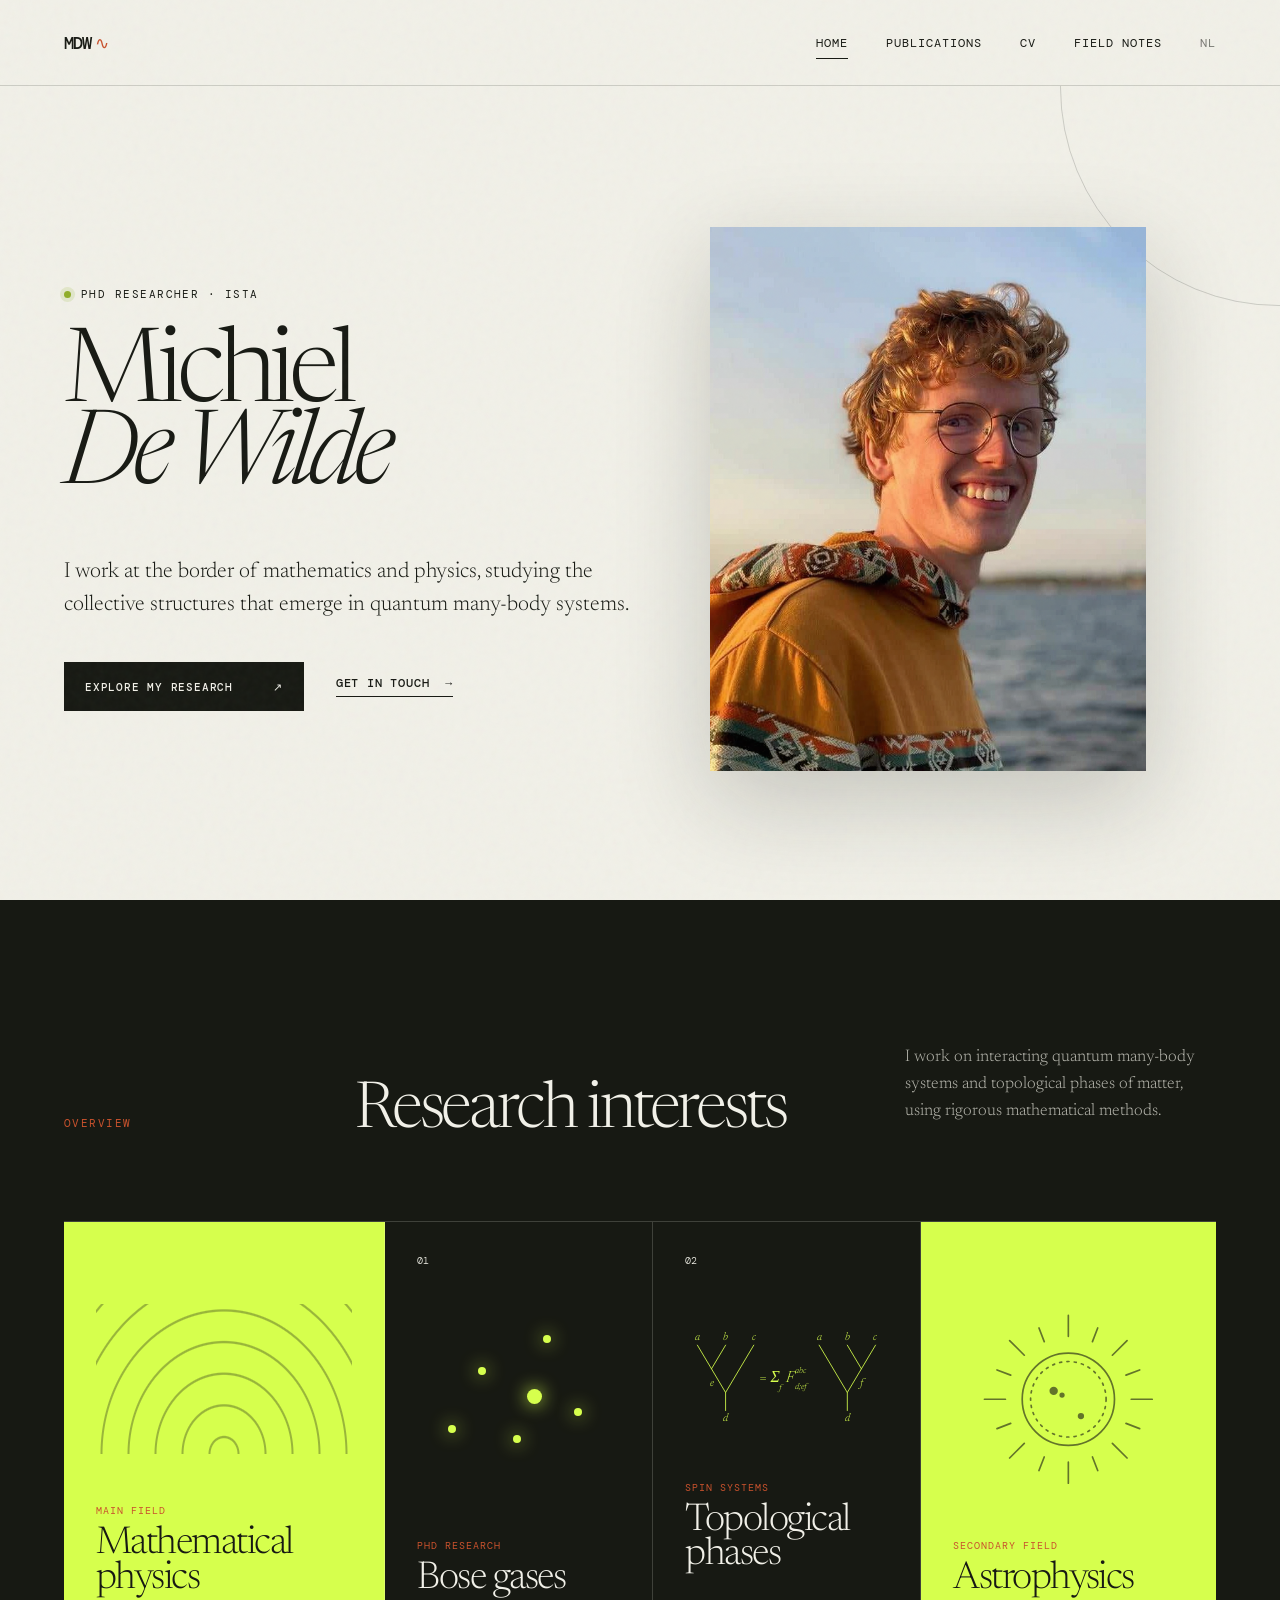
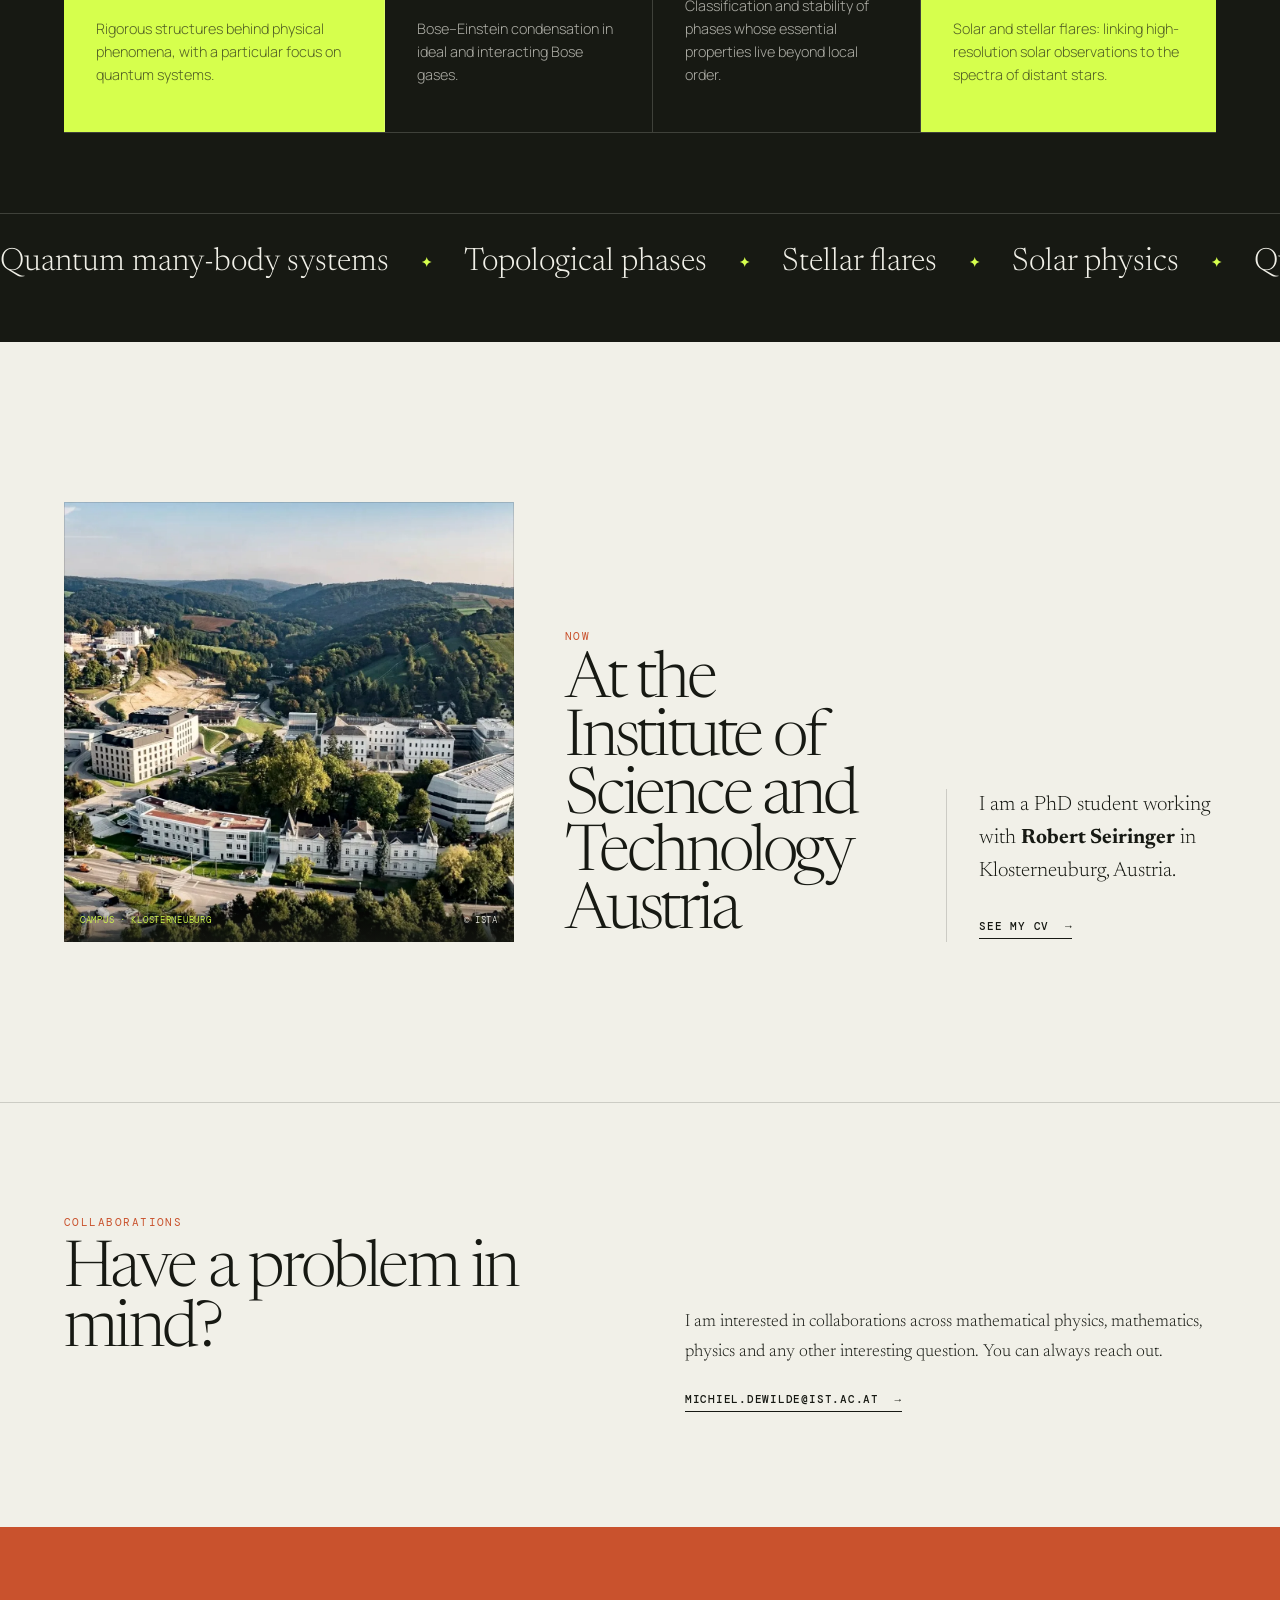
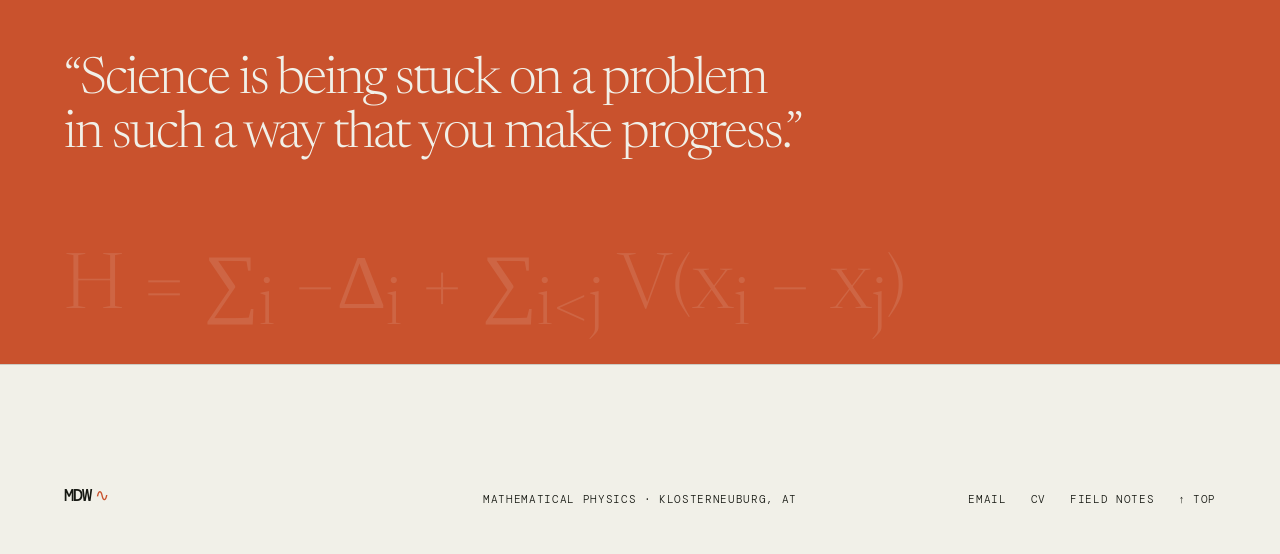
<file: index.html>
<!doctype html>
<html lang="en">
<head>
  <meta charset="UTF-8">
  <meta name="viewport" content="width=device-width, initial-scale=1.0">
  <meta name="description" content="Michiel De Wilde is a PhD researcher in mathematical physics at ISTA, working with Robert Seiringer on quantum many-body systems and topological phases.">
  <meta name="author" content="Michiel De Wilde">
  <title>Michiel De Wilde — Mathematical Physics</title>
  <link rel="canonical" href="https://demichieldewilde.github.io/website/">
  <link rel="alternate" hreflang="en" href="https://demichieldewilde.github.io/website/">
  <link rel="alternate" hreflang="nl" href="https://demichieldewilde.github.io/website/nl/">
  <link rel="alternate" hreflang="x-default" href="https://demichieldewilde.github.io/website/">
  <meta property="og:type" content="website">
  <meta property="og:site_name" content="Michiel De Wilde">
  <meta property="og:title" content="Michiel De Wilde — Mathematical Physics">
  <meta property="og:description" content="PhD researcher in mathematical physics at ISTA, working with Robert Seiringer on quantum many-body systems and topological phases.">
  <meta property="og:url" content="https://demichieldewilde.github.io/website/">
  <meta property="og:image" content="https://demichieldewilde.github.io/website/assets/profile.jpg">
  <meta property="og:locale" content="en_GB">
  <meta property="og:locale:alternate" content="nl_BE">
  <meta name="twitter:card" content="summary_large_image">
  <meta name="twitter:title" content="Michiel De Wilde — Mathematical Physics">
  <meta name="twitter:description" content="PhD researcher in mathematical physics at ISTA, working with Robert Seiringer on quantum many-body systems and topological phases.">
  <meta name="twitter:image" content="https://demichieldewilde.github.io/website/assets/profile.jpg">
  <meta name="theme-color" content="#171913">
  <link rel="icon" type="image/svg+xml" href="assets/favicon.svg">
  <link rel="icon" type="image/png" sizes="32x32" href="assets/favicon-32.png">
  <link rel="icon" type="image/png" sizes="16x16" href="assets/favicon-16.png">
  <link rel="apple-touch-icon" href="assets/apple-touch-icon.png">
  <link rel="preconnect" href="https://fonts.googleapis.com">
  <link rel="preconnect" href="https://fonts.gstatic.com" crossorigin>
  <link href="https://fonts.googleapis.com/css2?family=DM+Mono:wght@300;400;500&family=Manrope:wght@400;500;600&family=Newsreader:opsz,wght@6..72,300;6..72,400;6..72,500&display=swap" rel="stylesheet">
  <link rel="stylesheet" href="assets/style.css?v=20261127h">
  <script type="application/ld+json">
  {
    "@context": "https://schema.org",
    "@type": "Person",
    "name": "Michiel De Wilde",
    "url": "https://demichieldewilde.github.io/website/",
    "image": "https://demichieldewilde.github.io/website/assets/profile.jpg",
    "jobTitle": "PhD Researcher in Mathematical Physics",
    "description": "Michiel De Wilde is a PhD researcher in mathematical physics at ISTA (Institute of Science and Technology Austria), working with Robert Seiringer on quantum many-body systems and topological phases.",
    "email": "mailto:michiel.dewilde@ist.ac.at",
    "nationality": { "@type": "Country", "name": "Belgium" },
    "affiliation": { "@type": "CollegeOrUniversity", "name": "Institute of Science and Technology Austria", "url": "https://ist.ac.at/" },
    "memberOf": { "@type": "ResearchOrganization", "name": "Seiringer group", "url": "https://ist.ac.at/en/research/seiringer-group/" },
    "alumniOf": [{ "@type": "CollegeOrUniversity", "name": "KU Leuven", "url": "https://www.kuleuven.be/" }],
    "knowsAbout": ["Mathematical physics", "Quantum many-body systems", "Bose gases", "Topological phases", "Solar and stellar astrophysics"],
    "sameAs": ["https://orcid.org/0009-0001-8236-884X", "https://scholar.google.com/citations?user=39FLVWYAAAAJ"]
  }
  </script>
</head>
<body data-page="home">
  <div class="noise"></div>
  <header class="site-header">
    <a class="wordmark" href="index.html" aria-label="Home">MDW<span>∿</span></a>
    <button class="menu-toggle" aria-expanded="false" aria-label="Toggle menu">Menu</button>
    <nav>
      <a class="active" href="index.html">Home</a>
      <a href="publications.html">Publications</a>
      <a href="cv.html">CV</a><a href="interests.html">Field notes</a>
      <a class="lang-switch" href="nl/index.html" lang="nl">NL</a>
    </nav>
  </header>

  <main>
    <section class="hero">
      <div class="hero-copy reveal">
        <p class="eyebrow"><span class="status-dot"></span> PhD researcher · ISTA</p>
        <h1>Michiel<br><em>De Wilde</em></h1>
        <p class="hero-intro">I work at the border of mathematics and physics, studying the collective structures that emerge in quantum many-body systems.</p>
        <div class="hero-actions">
          <a class="button primary" href="publications.html">Explore my research <span>↗</span></a>
          <a class="text-link" href="mailto:michiel.dewilde@ist.ac.at">Get in touch <span>→</span></a>
        </div>
      </div>

      <figure class="quantum-stage hero-portrait reveal delay-1">
        <img src="assets/profile.jpg" alt="Michiel De Wilde by the water at sunset">
      </figure>
    </section>

    <section class="research-section">
      <div class="section-heading reveal">
        <p class="kicker">Overview</p>
        <h2>Research interests</h2>
        <p>I work on interacting quantum many-body systems and topological phases of matter, using rigorous mathematical methods.</p>
      </div>
      <div class="research-grid">
        <article class="research-card featured reveal">
          <div class="mini-graphic wave-graphic" aria-hidden="true"></div>
          <div>
            <p class="card-meta">Main field</p>
            <h3>Mathematical<br>physics</h3>
            <p>Rigorous structures behind physical phenomena, with a particular focus on quantum systems.</p>
          </div>
        </article>
        <article class="research-card reveal delay-1">
          <div class="card-number">01</div>
          <div class="particle-cluster" aria-hidden="true">
            <i></i><i></i><i></i><i></i><i></i><i></i>
          </div>
          <div>
            <p class="card-meta">PhD research</p>
            <h3>Bose gases</h3>
            <p>Bose–Einstein condensation in ideal and interacting Bose gases.</p>
          </div>
        </article>
        <article class="research-card reveal delay-2">
          <div class="card-number">02</div>
          <svg class="fusion-diagram" aria-hidden="true" viewBox="0 0 360 170">
            <g class="fd-lines"><path d="M22 34 L47 76 M72 34 L47 76 L72 118 M122 34 L72 118 V150"/><path d="M238 34 L288 118 M288 34 L313 76 M338 34 L313 76 L288 118 V150"/></g>
            <g class="fd-labels"><text x="22" y="24">a</text><text x="72" y="24">b</text><text x="122" y="24">c</text><text x="48" y="106">e</text><text x="72" y="168">d</text><text x="238" y="24">a</text><text x="288" y="24">b</text><text x="338" y="24">c</text><text x="314" y="106">f</text><text x="288" y="168">d</text></g>
            <g class="fd-eq"><text x="138" y="100">=</text><text x="160" y="100">Σ</text><text class="fd-sub" x="166" y="114">f</text><text x="186" y="100">F</text><text class="fd-sub" x="196" y="84">abc</text><text class="fd-sub" x="195" y="112">d;ef</text></g>
          </svg>
          <div>
            <p class="card-meta">Spin systems</p>
            <h3>Topological phases</h3>
            <p>Classification and stability of phases whose essential properties live beyond local order.</p>
          </div>
        </article>
        <article class="research-card featured secondary reveal delay-3">
          <svg class="sun-graphic" aria-hidden="true" viewBox="0 0 220 170">
            <circle cx="110" cy="88" r="44"/>
            <circle class="sun-limb" cx="110" cy="88" r="36"/>
            <g class="sun-rays"><path d="M110 28 V8 M110 148 V168 M50 88 H30 M170 88 H190 M68 46 L54 32 M152 46 L166 32 M68 130 L54 144 M152 130 L166 144 M87 33 L82 20 M133 33 L138 20 M87 143 L82 156 M133 143 L138 156 M55 65 L42 60 M165 65 L178 60 M55 111 L42 116 M165 111 L178 116"/></g>

            <g class="sun-spots"><circle cx="96" cy="80" r="4"/><circle cx="104" cy="84" r="2.5"/><circle cx="122" cy="104" r="3"/></g>
          </svg>
          <div>
            <p class="card-meta">Secondary field</p>
            <h3>Astrophysics</h3>
            <p>Solar and stellar flares: linking high-resolution solar observations to the spectra of distant stars.</p>
          </div>
        </article>
      </div>
      <div class="topic-ticker" aria-label="Additional research topics">
        <div class="ticker-track">
          <span>Quantum many-body systems</span><b>✦</b><span>Topological phases</span><b>✦</b><span>Stellar flares</span><b>✦</b><span>Solar physics</span><b>✦</b>
          <span>Quantum many-body systems</span><b>✦</b><span>Topological phases</span><b>✦</b><span>Stellar flares</span><b>✦</b><span>Solar physics</span><b>✦</b>
        </div>
      </div>
    </section>

    <section class="now-section reveal">
      <figure class="profile-portrait ista-photo">
        <img src="assets/ista.webp" alt="Aerial view of the ISTA campus in Klosterneuburg">
        <figcaption><span>Campus · Klosterneuburg</span>© ISTA</figcaption>
      </figure>
      <div class="now-heading">
        <p class="kicker">Now</p>
        <h2>At the Institute of Science and Technology Austria</h2>
      </div>
      <div class="now-copy">
        <p>I am a PhD student working with <strong><a href="https://ist.ac.at/en/research/seiringer-group/" target="_blank" rel="noopener">Robert Seiringer</a></strong> in Klosterneuburg, Austria.</p>
        <a class="text-link" href="cv.html">See my CV <span>→</span></a>
      </div>
    </section>


    <section class="collaboration-strip reveal">
      <div><p class="kicker">Collaborations</p><h2>Have a problem in mind?</h2></div>
      <div><p>I am interested in collaborations across mathematical physics, mathematics, physics and any other interesting question. You can always reach out.</p><a class="text-link" href="mailto:michiel.dewilde@ist.ac.at">michiel.dewilde@ist.ac.at <span>→</span></a></div>
    </section>    <section class="quote-section">
      <p class="reveal">“Science is being stuck on a problem<br>in such a way that you make progress.”</p>
      <div class="equation-strip" aria-hidden="true">
        <span>H = ∑<sub>i</sub> −Δ<sub>i</sub> + ∑<sub>i&lt;j</sub> V(x<sub>i</sub> − x<sub>j</sub>)</span>
      </div>
    </section>
  </main>

  <footer>
    <a class="wordmark" href="index.html">MDW<span>∿</span></a>
    <p>Mathematical physics · Klosterneuburg, AT</p>
    <div><a href="mailto:michiel.dewilde@ist.ac.at">Email</a><a href="cv.html">CV</a><a href="interests.html">Field notes</a><a href="#top">↑ Top</a></div>
  </footer>
  <script src="assets/main.js?v=20261127h"></script>
</body>
</html>
</file>
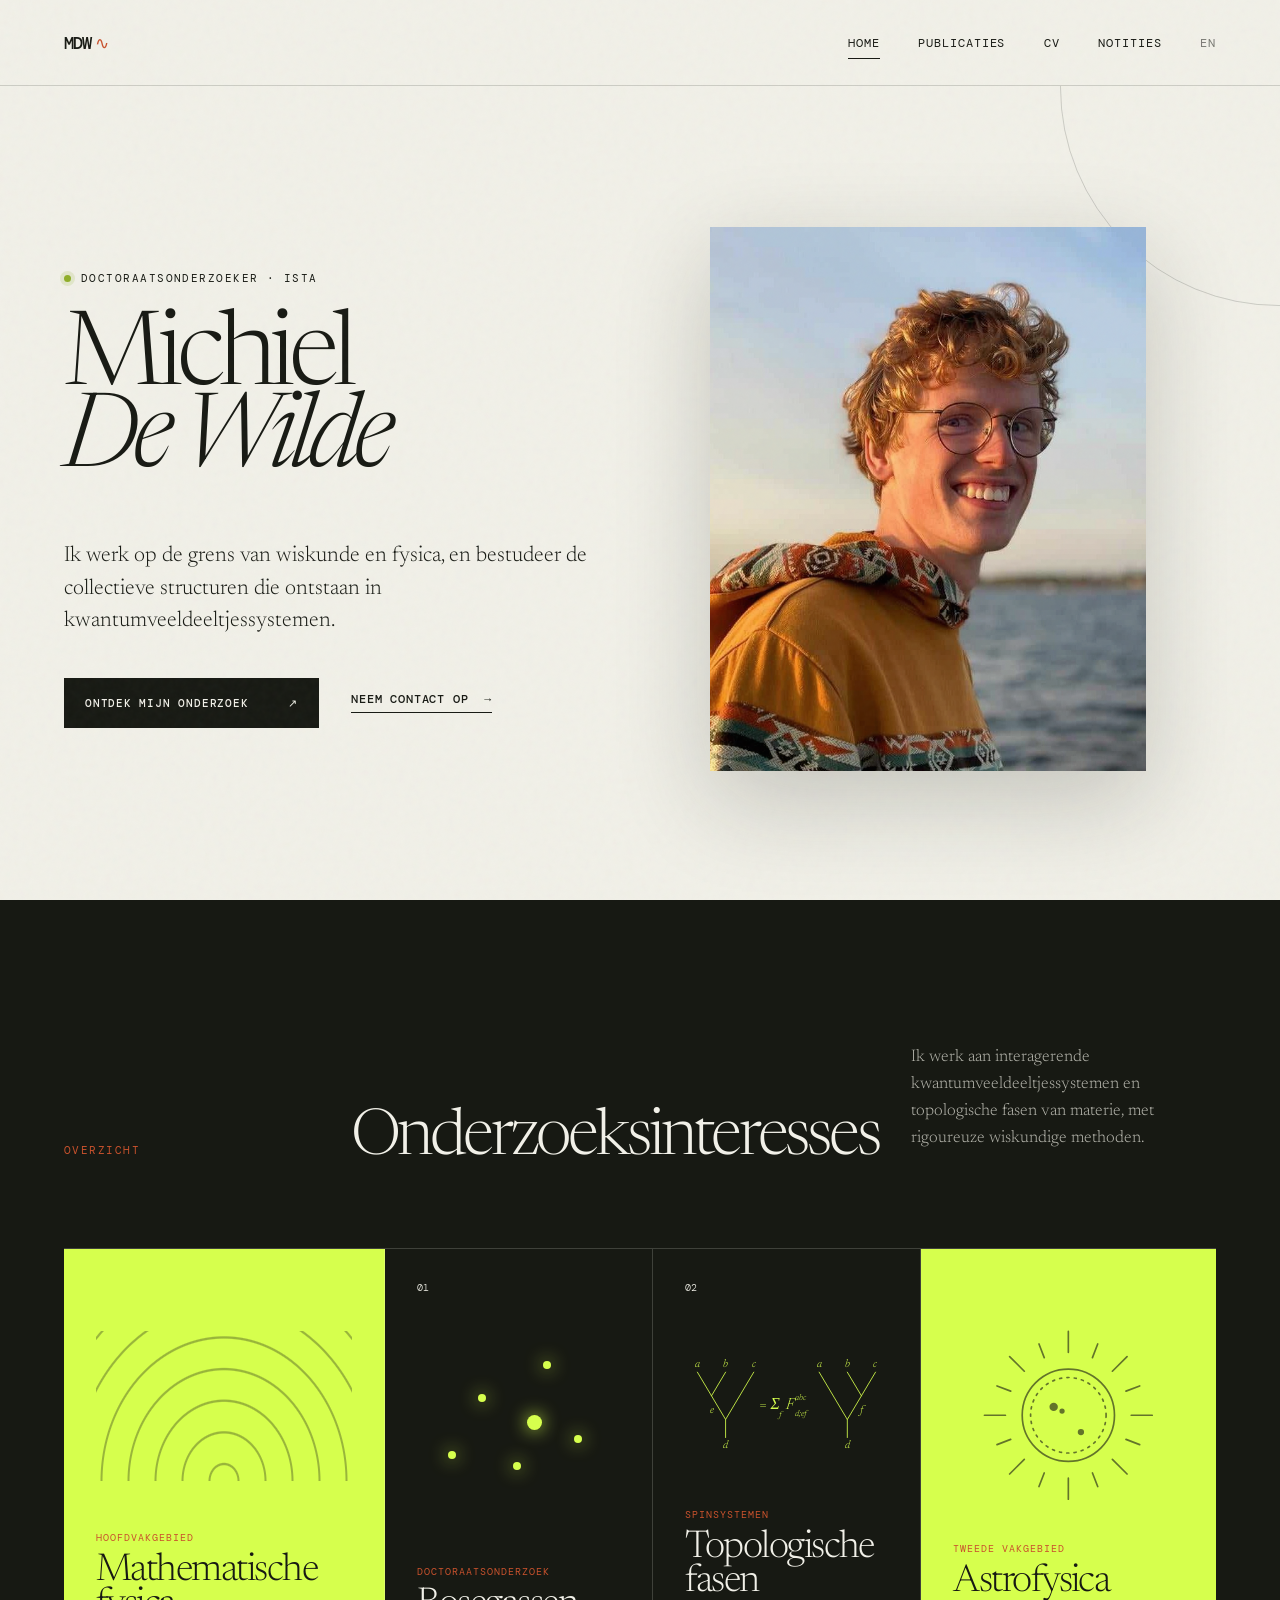
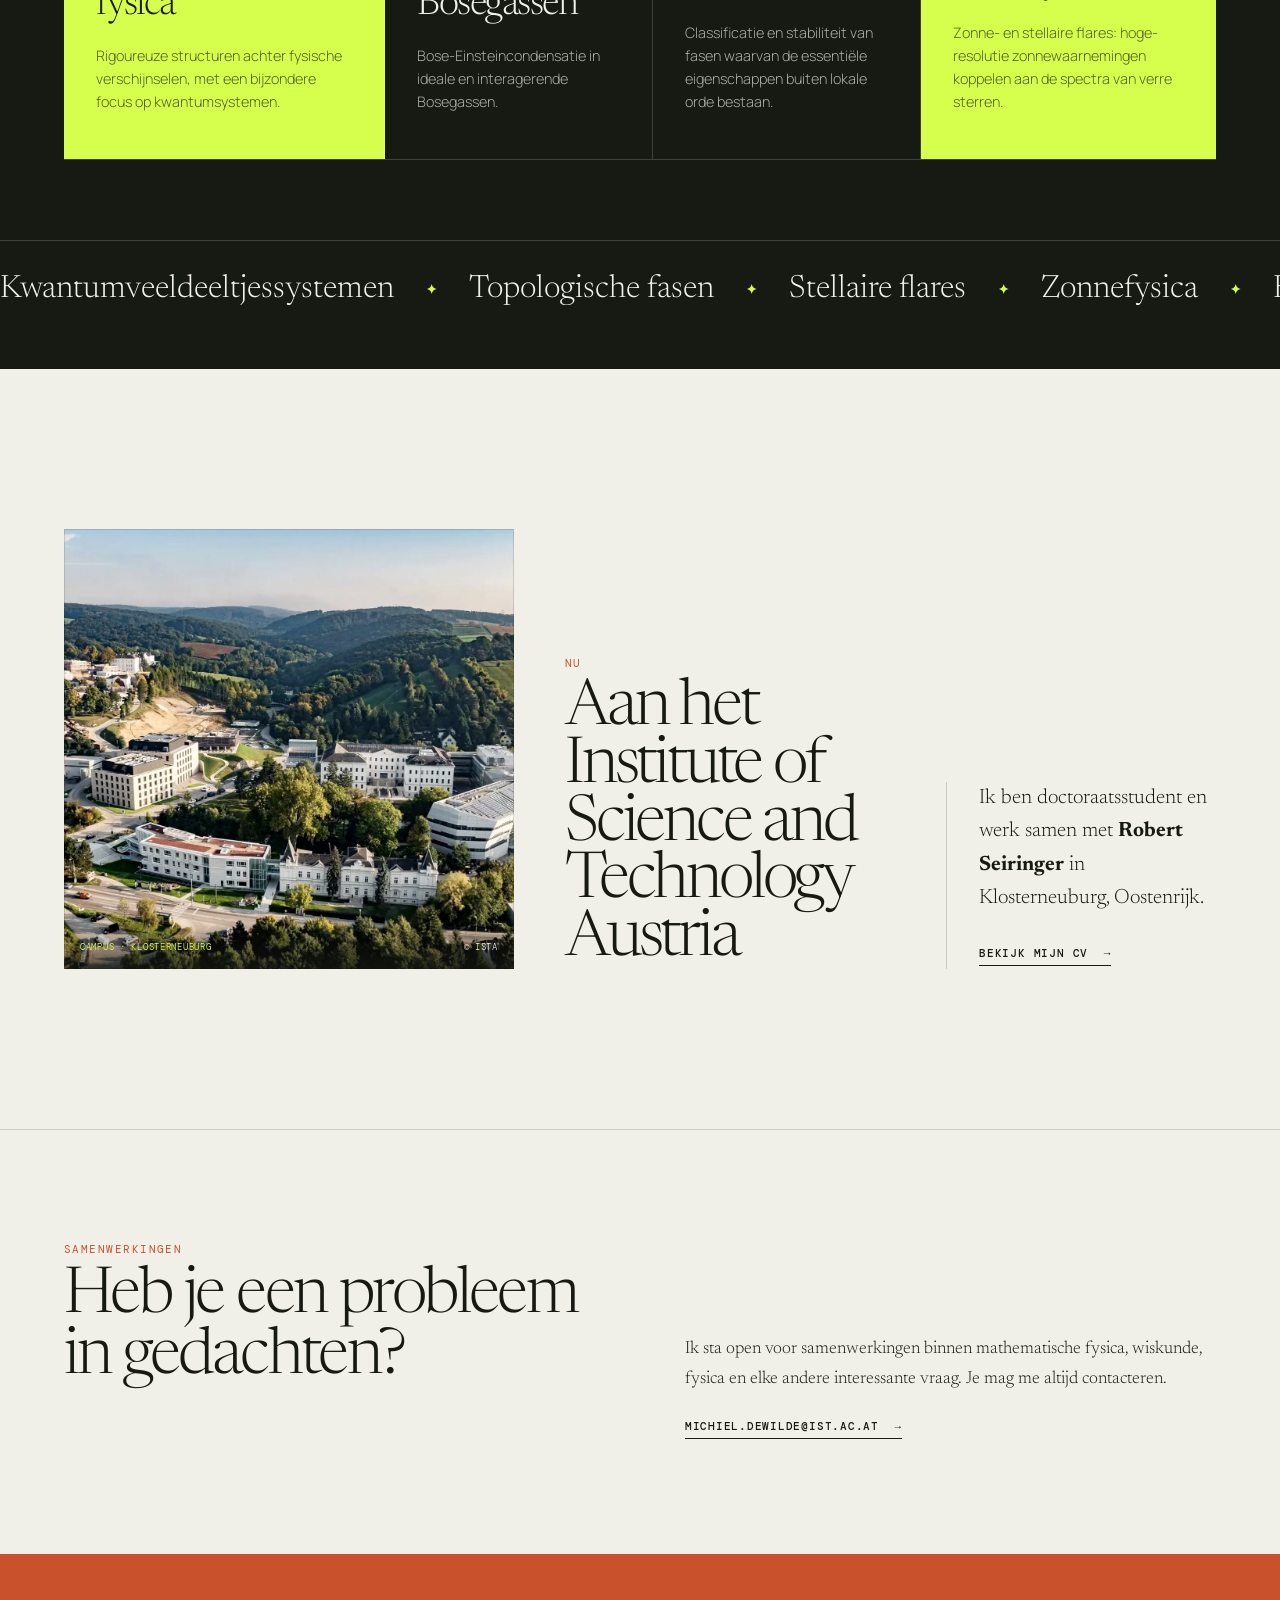
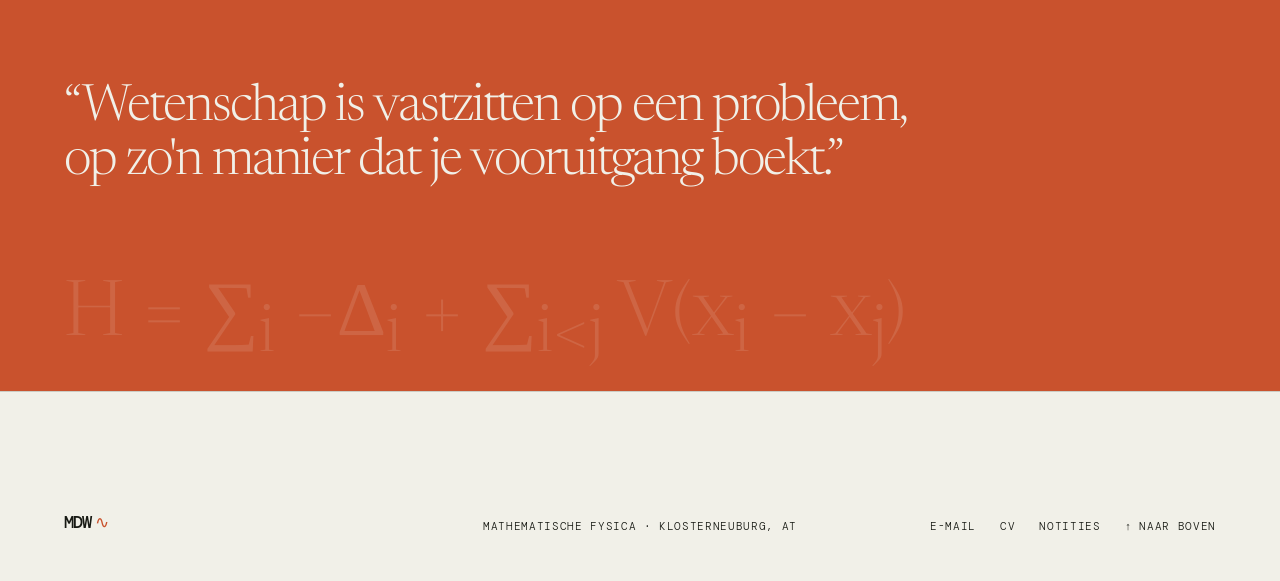
<file: nl/index.html>
<!doctype html>
<html lang="nl">
<head>
  <meta charset="UTF-8">
  <meta name="viewport" content="width=device-width, initial-scale=1.0">
  <meta name="description" content="Michiel De Wilde is doctoraatsonderzoeker in de mathematische fysica aan ISTA, en werkt samen met Robert Seiringer aan kwantumveeldeeltjessystemen en topologische fasen.">
  <meta name="author" content="Michiel De Wilde">
  <title>Michiel De Wilde — Mathematische Fysica</title>
  <link rel="canonical" href="https://demichieldewilde.github.io/website/nl/">
  <link rel="alternate" hreflang="en" href="https://demichieldewilde.github.io/website/">
  <link rel="alternate" hreflang="nl" href="https://demichieldewilde.github.io/website/nl/">
  <link rel="alternate" hreflang="x-default" href="https://demichieldewilde.github.io/website/">
  <meta property="og:type" content="website">
  <meta property="og:site_name" content="Michiel De Wilde">
  <meta property="og:title" content="Michiel De Wilde — Mathematische Fysica">
  <meta property="og:description" content="Doctoraatsonderzoeker in de mathematische fysica aan ISTA, werkt samen met Robert Seiringer aan kwantumveeldeeltjessystemen en topologische fasen.">
  <meta property="og:url" content="https://demichieldewilde.github.io/website/nl/">
  <meta property="og:image" content="https://demichieldewilde.github.io/website/assets/profile.jpg">
  <meta property="og:locale" content="nl_BE">
  <meta property="og:locale:alternate" content="en_GB">
  <meta name="twitter:card" content="summary_large_image">
  <meta name="twitter:title" content="Michiel De Wilde — Mathematische Fysica">
  <meta name="twitter:description" content="Doctoraatsonderzoeker in de mathematische fysica aan ISTA, werkt samen met Robert Seiringer aan kwantumveeldeeltjessystemen en topologische fasen.">
  <meta name="twitter:image" content="https://demichieldewilde.github.io/website/assets/profile.jpg">
  <meta name="theme-color" content="#171913">
  <link rel="icon" type="image/svg+xml" href="../assets/favicon.svg">
  <link rel="icon" type="image/png" sizes="32x32" href="../assets/favicon-32.png">
  <link rel="icon" type="image/png" sizes="16x16" href="../assets/favicon-16.png">
  <link rel="apple-touch-icon" href="../assets/apple-touch-icon.png">
  <link rel="preconnect" href="https://fonts.googleapis.com">
  <link rel="preconnect" href="https://fonts.gstatic.com" crossorigin>
  <link href="https://fonts.googleapis.com/css2?family=DM+Mono:wght@300;400;500&family=Manrope:wght@400;500;600&family=Newsreader:opsz,wght@6..72,300;6..72,400;6..72,500&display=swap" rel="stylesheet">
  <link rel="stylesheet" href="../assets/style.css?v=20261127h">
  <script type="application/ld+json">
  {
    "@context": "https://schema.org",
    "@type": "Person",
    "name": "Michiel De Wilde",
    "url": "https://demichieldewilde.github.io/website/nl/",
    "image": "https://demichieldewilde.github.io/website/assets/profile.jpg",
    "jobTitle": "Doctoraatsonderzoeker in de Mathematische Fysica",
    "description": "Michiel De Wilde is doctoraatsonderzoeker in de mathematische fysica aan ISTA (Institute of Science and Technology Austria), en werkt samen met Robert Seiringer aan kwantumveeldeeltjessystemen en topologische fasen.",
    "email": "mailto:michiel.dewilde@ist.ac.at",
    "nationality": { "@type": "Country", "name": "België" },
    "affiliation": { "@type": "CollegeOrUniversity", "name": "Institute of Science and Technology Austria", "url": "https://ist.ac.at/" },
    "memberOf": { "@type": "ResearchOrganization", "name": "Seiringer group", "url": "https://ist.ac.at/en/research/seiringer-group/" },
    "alumniOf": [{ "@type": "CollegeOrUniversity", "name": "KU Leuven", "url": "https://www.kuleuven.be/" }],
    "knowsAbout": ["Mathematische fysica", "Kwantumveeldeeltjessystemen", "Bosegassen", "Topologische fasen", "Zonne- en stellaire astrofysica"],
    "sameAs": ["https://orcid.org/0009-0001-8236-884X", "https://scholar.google.com/citations?user=39FLVWYAAAAJ"]
  }
  </script>
</head>
<body data-page="home">
  <div class="noise"></div>
  <header class="site-header">
    <a class="wordmark" href="index.html" aria-label="Home">MDW<span>∿</span></a>
    <button class="menu-toggle" aria-expanded="false" aria-label="Menu in-/uitklappen">Menu</button>
    <nav>
      <a class="active" href="index.html">Home</a>
      <a href="publications.html">Publicaties</a>
      <a href="cv.html">CV</a><a href="interests.html">Notities</a>
      <a class="lang-switch" href="../index.html" lang="en">EN</a>
    </nav>
  </header>

  <main>
    <section class="hero">
      <div class="hero-copy reveal">
        <p class="eyebrow"><span class="status-dot"></span> Doctoraatsonderzoeker · ISTA</p>
        <h1>Michiel<br><em>De Wilde</em></h1>
        <p class="hero-intro">Ik werk op de grens van wiskunde en fysica, en bestudeer de collectieve structuren die ontstaan in kwantumveeldeeltjessystemen.</p>
        <div class="hero-actions">
          <a class="button primary" href="publications.html">Ontdek mijn onderzoek <span>↗</span></a>
          <a class="text-link" href="mailto:michiel.dewilde@ist.ac.at">Neem contact op <span>→</span></a>
        </div>
      </div>

      <figure class="quantum-stage hero-portrait reveal delay-1">
        <img src="../assets/profile.jpg" alt="Michiel De Wilde bij het water bij zonsondergang">
      </figure>
    </section>

    <section class="research-section">
      <div class="section-heading reveal">
        <p class="kicker">Overzicht</p>
        <h2>Onderzoeksinteresses</h2>
        <p>Ik werk aan interagerende kwantumveeldeeltjessystemen en topologische fasen van materie, met rigoureuze wiskundige methoden.</p>
      </div>
      <div class="research-grid">
        <article class="research-card featured reveal">
          <div class="mini-graphic wave-graphic" aria-hidden="true"></div>
          <div>
            <p class="card-meta">Hoofdvakgebied</p>
            <h3>Mathematische<br>fysica</h3>
            <p>Rigoureuze structuren achter fysische verschijnselen, met een bijzondere focus op kwantumsystemen.</p>
          </div>
        </article>
        <article class="research-card reveal delay-1">
          <div class="card-number">01</div>
          <div class="particle-cluster" aria-hidden="true">
            <i></i><i></i><i></i><i></i><i></i><i></i>
          </div>
          <div>
            <p class="card-meta">Doctoraatsonderzoek</p>
            <h3>Bosegassen</h3>
            <p>Bose-Einsteincondensatie in ideale en interagerende Bosegassen.</p>
          </div>
        </article>
        <article class="research-card reveal delay-2">
          <div class="card-number">02</div>
          <svg class="fusion-diagram" aria-hidden="true" viewBox="0 0 360 170">
            <g class="fd-lines"><path d="M22 34 L47 76 M72 34 L47 76 L72 118 M122 34 L72 118 V150"/><path d="M238 34 L288 118 M288 34 L313 76 M338 34 L313 76 L288 118 V150"/></g>
            <g class="fd-labels"><text x="22" y="24">a</text><text x="72" y="24">b</text><text x="122" y="24">c</text><text x="48" y="106">e</text><text x="72" y="168">d</text><text x="238" y="24">a</text><text x="288" y="24">b</text><text x="338" y="24">c</text><text x="314" y="106">f</text><text x="288" y="168">d</text></g>
            <g class="fd-eq"><text x="138" y="100">=</text><text x="160" y="100">Σ</text><text class="fd-sub" x="166" y="114">f</text><text x="186" y="100">F</text><text class="fd-sub" x="196" y="84">abc</text><text class="fd-sub" x="195" y="112">d;ef</text></g>
          </svg>
          <div>
            <p class="card-meta">Spinsystemen</p>
            <h3>Topologische fasen</h3>
            <p>Classificatie en stabiliteit van fasen waarvan de essentiële eigenschappen buiten lokale orde bestaan.</p>
          </div>
        </article>
        <article class="research-card featured secondary reveal delay-3">
          <svg class="sun-graphic" aria-hidden="true" viewBox="0 0 220 170">
            <circle cx="110" cy="88" r="44"/>
            <circle class="sun-limb" cx="110" cy="88" r="36"/>
            <g class="sun-rays"><path d="M110 28 V8 M110 148 V168 M50 88 H30 M170 88 H190 M68 46 L54 32 M152 46 L166 32 M68 130 L54 144 M152 130 L166 144 M87 33 L82 20 M133 33 L138 20 M87 143 L82 156 M133 143 L138 156 M55 65 L42 60 M165 65 L178 60 M55 111 L42 116 M165 111 L178 116"/></g>

            <g class="sun-spots"><circle cx="96" cy="80" r="4"/><circle cx="104" cy="84" r="2.5"/><circle cx="122" cy="104" r="3"/></g>
          </svg>
          <div>
            <p class="card-meta">Tweede vakgebied</p>
            <h3>Astrofysica</h3>
            <p>Zonne- en stellaire flares: hoge-resolutie zonnewaarnemingen koppelen aan de spectra van verre sterren.</p>
          </div>
        </article>
      </div>
      <div class="topic-ticker" aria-label="Bijkomende onderzoeksonderwerpen">
        <div class="ticker-track">
          <span>Kwantumveeldeeltjessystemen</span><b>✦</b><span>Topologische fasen</span><b>✦</b><span>Stellaire flares</span><b>✦</b><span>Zonnefysica</span><b>✦</b>
          <span>Kwantumveeldeeltjessystemen</span><b>✦</b><span>Topologische fasen</span><b>✦</b><span>Stellaire flares</span><b>✦</b><span>Zonnefysica</span><b>✦</b>
        </div>
      </div>
    </section>

    <section class="now-section reveal">
      <figure class="profile-portrait ista-photo">
        <img src="../assets/ista.webp" alt="Luchtfoto van de ISTA-campus in Klosterneuburg">
        <figcaption><span>Campus · Klosterneuburg</span>© ISTA</figcaption>
      </figure>
      <div class="now-heading">
        <p class="kicker">Nu</p>
        <h2>Aan het Institute of Science and Technology Austria</h2>
      </div>
      <div class="now-copy">
        <p>Ik ben doctoraatsstudent en werk samen met <strong><a href="https://ist.ac.at/en/research/seiringer-group/" target="_blank" rel="noopener">Robert Seiringer</a></strong> in Klosterneuburg, Oostenrijk.</p>
        <a class="text-link" href="cv.html">Bekijk mijn CV <span>→</span></a>
      </div>
    </section>


    <section class="collaboration-strip reveal">
      <div><p class="kicker">Samenwerkingen</p><h2>Heb je een probleem in gedachten?</h2></div>
      <div><p>Ik sta open voor samenwerkingen binnen mathematische fysica, wiskunde, fysica en elke andere interessante vraag. Je mag me altijd contacteren.</p><a class="text-link" href="mailto:michiel.dewilde@ist.ac.at">michiel.dewilde@ist.ac.at <span>→</span></a></div>
    </section>    <section class="quote-section">
      <p class="reveal">“Wetenschap is vastzitten op een probleem,<br>op zo'n manier dat je vooruitgang boekt.”</p>
      <div class="equation-strip" aria-hidden="true">
        <span>H = ∑<sub>i</sub> −Δ<sub>i</sub> + ∑<sub>i&lt;j</sub> V(x<sub>i</sub> − x<sub>j</sub>)</span>
      </div>
    </section>
  </main>

  <footer>
    <a class="wordmark" href="index.html">MDW<span>∿</span></a>
    <p>Mathematische fysica · Klosterneuburg, AT</p>
    <div><a href="mailto:michiel.dewilde@ist.ac.at">E-mail</a><a href="cv.html">CV</a><a href="interests.html">Notities</a><a href="#top">↑ Naar boven</a></div>
  </footer>
  <script src="../assets/main.js?v=20261127h"></script>
</body>
</html>
</file>
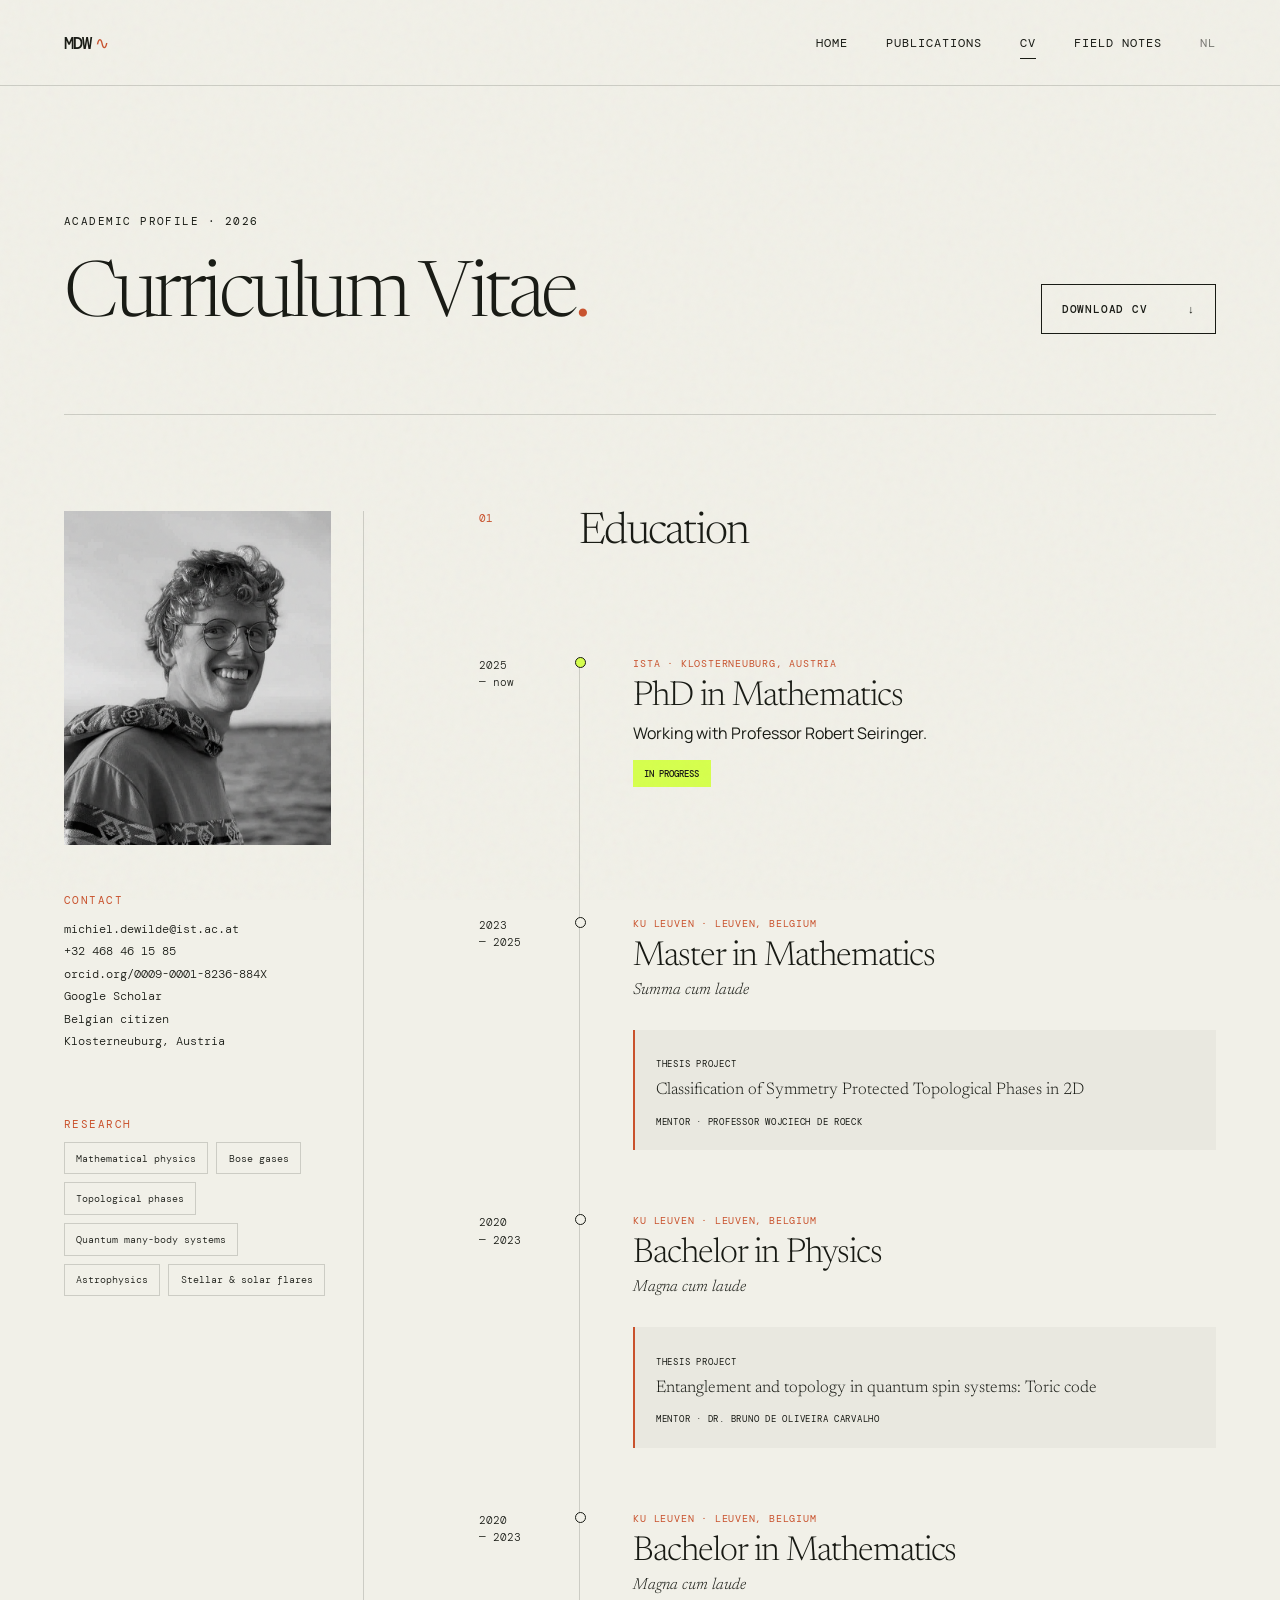
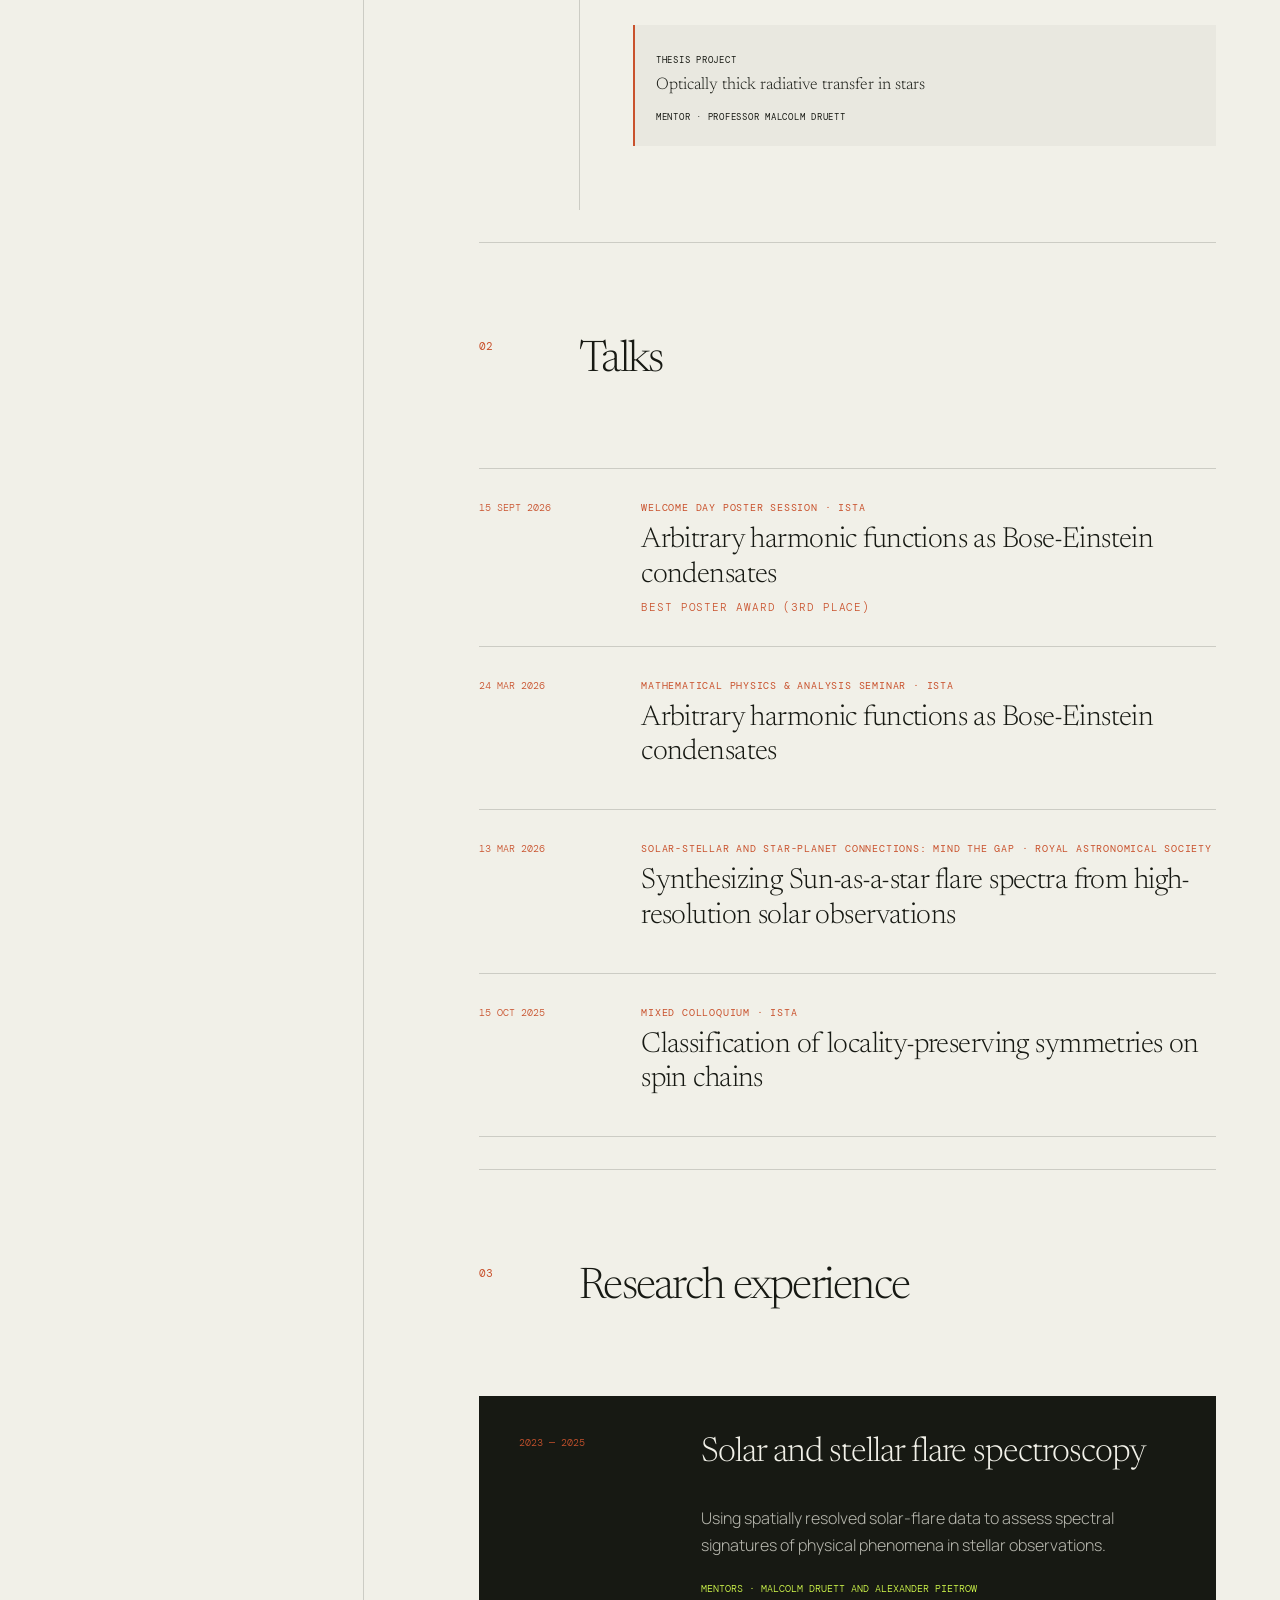
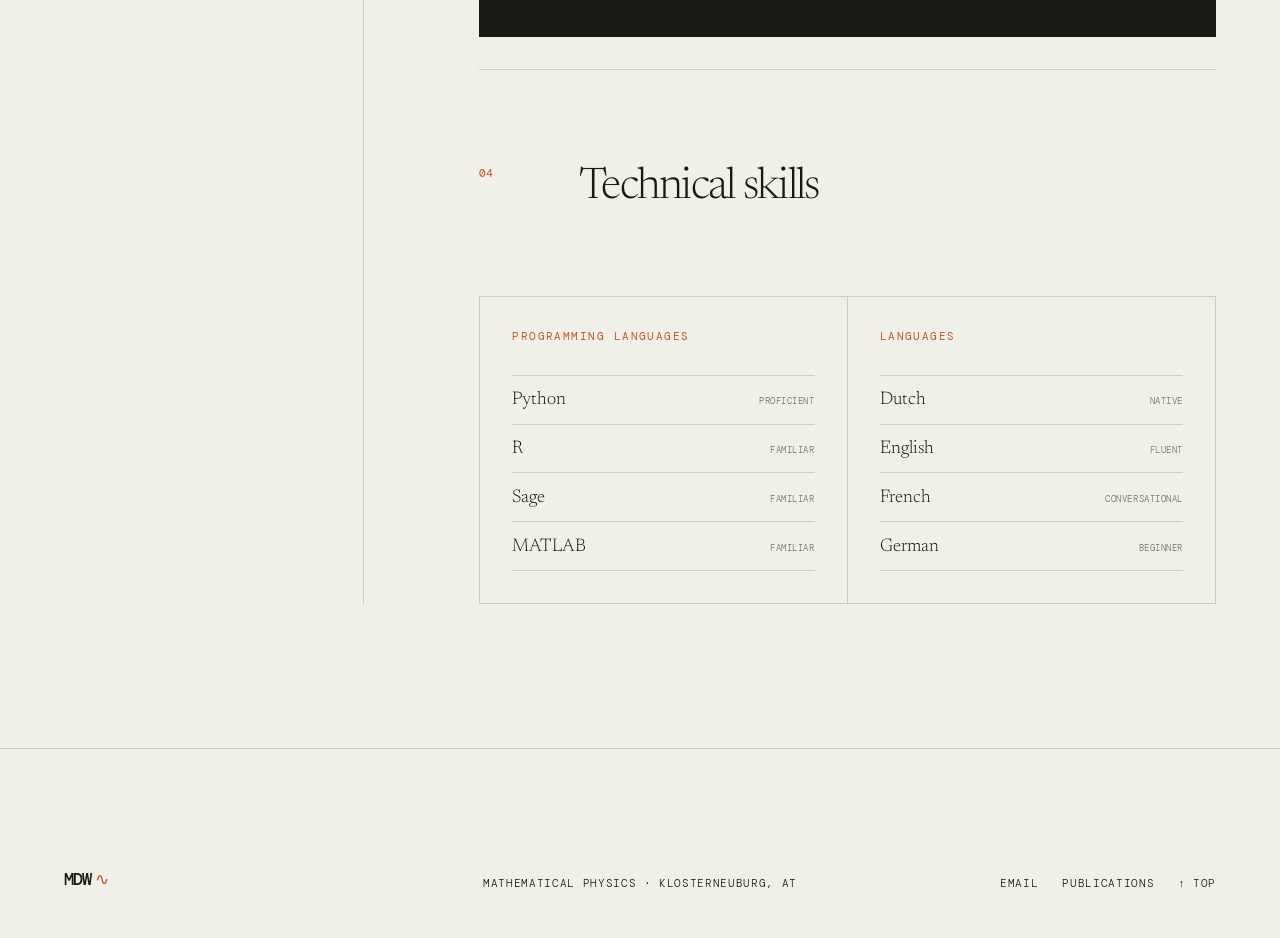
<file: cv.html>
<!doctype html>
<html lang="en">
<head>
  <meta charset="UTF-8"><meta name="viewport" content="width=device-width, initial-scale=1.0">
  <meta name="description" content="Curriculum vitae of Michiel De Wilde: PhD researcher in mathematical physics at ISTA, education, talks, publications and technical skills.">
  <meta name="author" content="Michiel De Wilde">
  <title>CV — Michiel De Wilde</title>
  <link rel="canonical" href="https://demichieldewilde.github.io/website/cv.html">
  <link rel="alternate" hreflang="en" href="https://demichieldewilde.github.io/website/cv.html">
  <link rel="alternate" hreflang="nl" href="https://demichieldewilde.github.io/website/nl/cv.html">
  <link rel="alternate" hreflang="x-default" href="https://demichieldewilde.github.io/website/cv.html">
  <meta property="og:type" content="website">
  <meta property="og:site_name" content="Michiel De Wilde">
  <meta property="og:title" content="CV — Michiel De Wilde">
  <meta property="og:description" content="Curriculum vitae of Michiel De Wilde: PhD researcher in mathematical physics at ISTA, education, talks, publications and technical skills.">
  <meta property="og:url" content="https://demichieldewilde.github.io/website/cv.html">
  <meta property="og:image" content="https://demichieldewilde.github.io/website/assets/profile.jpg">
  <meta property="og:locale" content="en_GB">
  <meta property="og:locale:alternate" content="nl_BE">
  <meta name="twitter:card" content="summary_large_image">
  <meta name="twitter:title" content="CV — Michiel De Wilde">
  <meta name="twitter:description" content="Curriculum vitae of Michiel De Wilde: PhD researcher in mathematical physics at ISTA, education, talks, publications and technical skills.">
  <meta name="twitter:image" content="https://demichieldewilde.github.io/website/assets/profile.jpg">
  <meta name="theme-color" content="#171913">
  <link rel="icon" type="image/svg+xml" href="assets/favicon.svg">
  <link rel="icon" type="image/png" sizes="32x32" href="assets/favicon-32.png">
  <link rel="icon" type="image/png" sizes="16x16" href="assets/favicon-16.png">
  <link rel="apple-touch-icon" href="assets/apple-touch-icon.png">
  <link rel="preconnect" href="https://fonts.googleapis.com"><link rel="preconnect" href="https://fonts.gstatic.com" crossorigin>
  <link href="https://fonts.googleapis.com/css2?family=DM+Mono:wght@300;400;500&family=Manrope:wght@400;500;600&family=Newsreader:opsz,wght@6..72,300;6..72,400;6..72,500&display=swap" rel="stylesheet"><link rel="stylesheet" href="assets/style.css?v=20261127h">
  <script type="application/ld+json">
  {
    "@context": "https://schema.org",
    "@type": "Person",
    "name": "Michiel De Wilde",
    "url": "https://demichieldewilde.github.io/website/",
    "image": "https://demichieldewilde.github.io/website/assets/profile.jpg",
    "jobTitle": "PhD Researcher in Mathematical Physics",
    "description": "Michiel De Wilde is a PhD researcher in mathematical physics at ISTA (Institute of Science and Technology Austria), working with Robert Seiringer on quantum many-body systems and topological phases.",
    "email": "mailto:michiel.dewilde@ist.ac.at",
    "nationality": { "@type": "Country", "name": "Belgium" },
    "affiliation": { "@type": "CollegeOrUniversity", "name": "Institute of Science and Technology Austria", "url": "https://ist.ac.at/" },
    "memberOf": { "@type": "ResearchOrganization", "name": "Seiringer group", "url": "https://ist.ac.at/en/research/seiringer-group/" },
    "alumniOf": [{ "@type": "CollegeOrUniversity", "name": "KU Leuven", "url": "https://www.kuleuven.be/" }],
    "knowsAbout": ["Mathematical physics", "Quantum many-body systems", "Bose gases", "Topological phases", "Solar and stellar astrophysics"],
    "sameAs": ["https://orcid.org/0009-0001-8236-884X", "https://scholar.google.com/citations?user=39FLVWYAAAAJ"]
  }
  </script>
</head>
<body data-page="cv">
  <div class="noise"></div><header class="site-header"><a class="wordmark" href="index.html">MDW<span>∿</span></a><button class="menu-toggle" aria-expanded="false">Menu</button><nav><a href="index.html">Home</a><a href="publications.html">Publications</a><a class="active" href="cv.html">CV</a><a href="interests.html">Field notes</a><a class="lang-switch" href="nl/cv.html" lang="nl">NL</a></nav></header>
  <main class="inner-page cv-page">
    <section class="page-title cv-title reveal">
      <div><p class="eyebrow">Academic profile · 2026</p><h1>Curriculum Vitae<span class="accent-dot">.</span></h1></div>
      <a class="button outline" href="assets/CV_Michiel_De_Wilde.pdf" download>Download CV <span>↓</span></a>
    </section>
    <div class="cv-layout">
      <aside class="cv-sidebar reveal">
        <figure class="cv-portrait">
          <img src="assets/profile.jpg" alt="Portrait of Michiel De Wilde">
        </figure>
        <section><p class="kicker">Contact</p><a href="mailto:michiel.dewilde@ist.ac.at">michiel.dewilde@ist.ac.at</a><a href="tel:+32468461585">+32 468 46 15 85</a><a href="https://orcid.org/0009-0001-8236-884X" target="_blank" rel="noopener me">orcid.org/0009-0001-8236-884X</a><a href="https://scholar.google.com/citations?user=39FLVWYAAAAJ&hl=en" target="_blank" rel="noopener me">Google Scholar</a><p>Belgian citizen<br>Klosterneuburg, Austria</p></section>
        <section><p class="kicker">Research</p><div class="tag-list"><span>Mathematical physics</span><span>Bose gases</span><span>Topological phases</span><span>Quantum many-body systems</span><span>Astrophysics</span><span>Stellar & solar flares</span></div></section>
      </aside>
      <section class="cv-main">
        <div class="cv-section-heading reveal"><span>01</span><h2>Education</h2></div>
        <div class="timeline">
          <article class="timeline-item current reveal">
            <div class="time">2025<br>— now</div><div class="timeline-dot"></div>
            <div class="timeline-content"><p class="institution">ISTA · Klosterneuburg, Austria</p><h3>PhD in Mathematics</h3><p>Working with Professor <a href="https://ist.ac.at/en/research/seiringer-group/" target="_blank" rel="noopener">Robert Seiringer</a>.</p><span class="current-badge">In progress</span></div>
          </article>
          <article class="timeline-item reveal">
            <div class="time">2023<br>— 2025</div><div class="timeline-dot"></div>
            <div class="timeline-content"><p class="institution">KU Leuven · Leuven, Belgium</p><h3>Master in Mathematics</h3><p class="honor">Summa cum laude</p><div class="project"><span>Thesis project</span><p>Classification of Symmetry Protected Topological Phases in 2D</p><small>Mentor · Professor Wojciech De Roeck</small></div></div>
          </article>
          <article class="timeline-item reveal">
            <div class="time">2020<br>— 2023</div><div class="timeline-dot"></div>
            <div class="timeline-content"><p class="institution">KU Leuven · Leuven, Belgium</p><h3>Bachelor in Physics</h3><p class="honor">Magna cum laude</p><div class="project"><span>Thesis project</span><p>Entanglement and topology in quantum spin systems: Toric code</p><small>Mentor · Dr. Bruno de Oliveira Carvalho</small></div></div>
          </article>
          <article class="timeline-item reveal">
            <div class="time">2020<br>— 2023</div><div class="timeline-dot"></div>
            <div class="timeline-content"><p class="institution">KU Leuven · Leuven, Belgium</p><h3>Bachelor in Mathematics</h3><p class="honor">Magna cum laude</p><div class="project"><span>Thesis project</span><p>Optically thick radiative transfer in stars</p><small>Mentor · Professor Malcolm Druett</small></div></div>
          </article>
        </div>

        <section class="cv-extra-section reveal">
          <div class="cv-section-heading"><span>02</span><h2>Talks</h2></div>
          <div class="talk-list" data-talk-list><!-- BEGIN GENERATED TALKS -->
<!-- Generated by scripts/build_cv.py. Do not edit by hand. -->
<article class="talk-item"><time datetime="2026-09-15">15 Sep 2026</time><div><p class="institution">Welcome Day Poster Session &middot; ISTA</p><h3>Arbitrary harmonic functions as Bose-Einstein condensates</h3><p class="talk-award">Best Poster Award (3rd place)</p></div></article>
<article class="talk-item"><time datetime="2026-03-24">24 Mar 2026</time><div><p class="institution">Mathematical Physics &amp; Analysis Seminar &middot; ISTA</p><h3>Arbitrary harmonic functions as Bose-Einstein condensates</h3></div></article>
<article class="talk-item"><time datetime="2026-03-13">13 Mar 2026</time><div><p class="institution">Solar-stellar and star-planet connections: Mind the gap &middot; Royal Astronomical Society</p><h3>Synthesizing Sun-as-a-star flare spectra from high-resolution solar observations</h3></div></article>
<article class="talk-item"><time datetime="2025-10-15">15 Oct 2025</time><div><p class="institution">MIXed Colloquium &middot; ISTA</p><h3>Classification of locality-preserving symmetries on spin chains</h3></div></article>
<!-- END GENERATED TALKS --></div>
        </section>

        <section class="cv-extra-section reveal">
          <div class="cv-section-heading"><span>03</span><h2>Research experience</h2></div>
          <article class="experience-card">
            <div><time>2023 — 2025</time></div>
            <div><h3>Solar and stellar flare spectroscopy</h3><p>Using spatially resolved solar-flare data to assess spectral signatures of physical phenomena in stellar observations.</p><small>Mentors · Malcolm Druett and Alexander Pietrow</small></div>
          </article>
        </section>

        <section class="cv-extra-section reveal">
          <div class="cv-section-heading"><span>04</span><h2>Technical skills</h2></div>
          <div class="skills-grid">
            <article><p class="kicker">Programming languages</p><div class="skill-values"><span>Python <small>proficient</small></span><span>R <small>familiar</small></span><span>Sage <small>familiar</small></span><span>MATLAB <small>familiar</small></span></div></article>
            <article><p class="kicker">Languages</p><div class="skill-values"><span>Dutch <small>native</small></span><span>English <small>fluent</small></span><span>French <small>conversational</small></span><span>German <small>beginner</small></span></div></article>
          </div>
        </section>
      </section>
    </div>
  </main>
  <footer><a class="wordmark" href="index.html">MDW<span>∿</span></a><p>Mathematical physics · Klosterneuburg, AT</p><div><a href="mailto:michiel.dewilde@ist.ac.at">Email</a><a href="publications.html">Publications</a><a href="#top">↑ Top</a></div></footer><script src="assets/talks.js"></script><script src="assets/main.js?v=20261127h"></script>
</body>
</html>
</file>
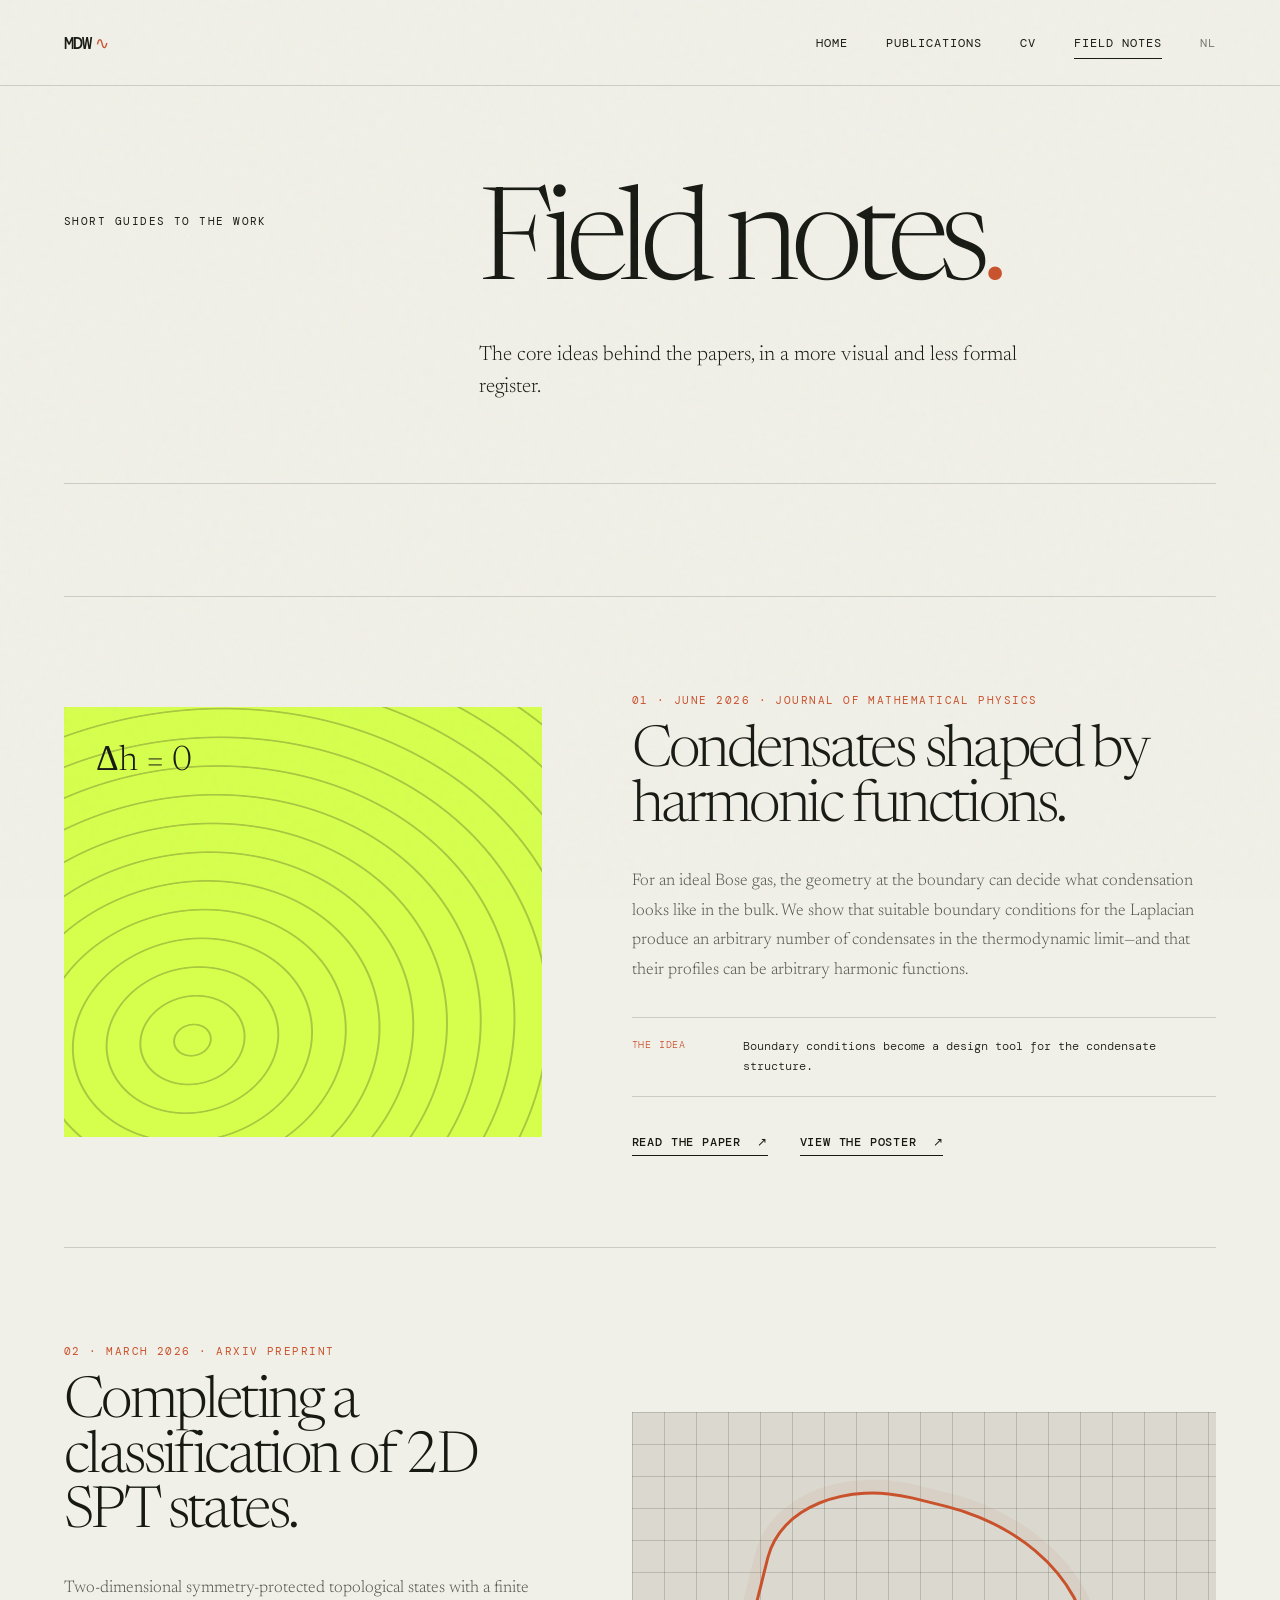
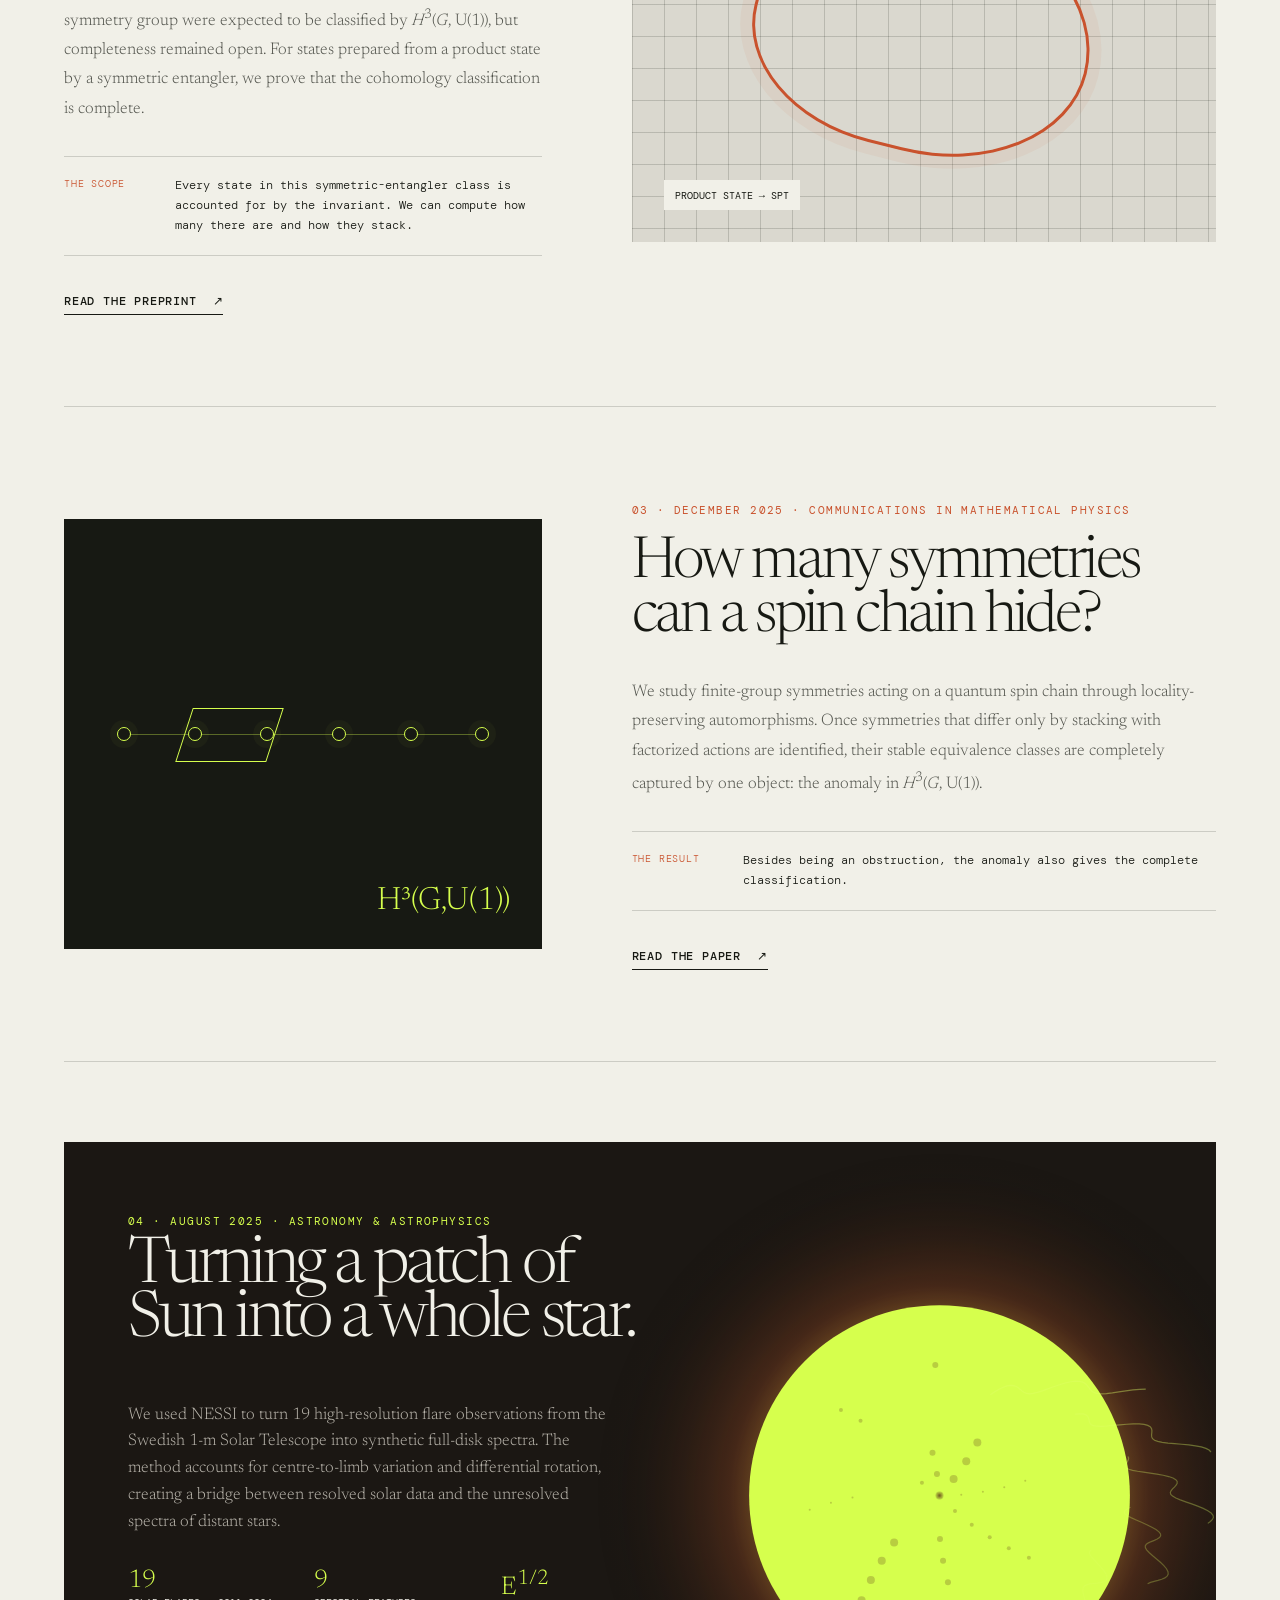
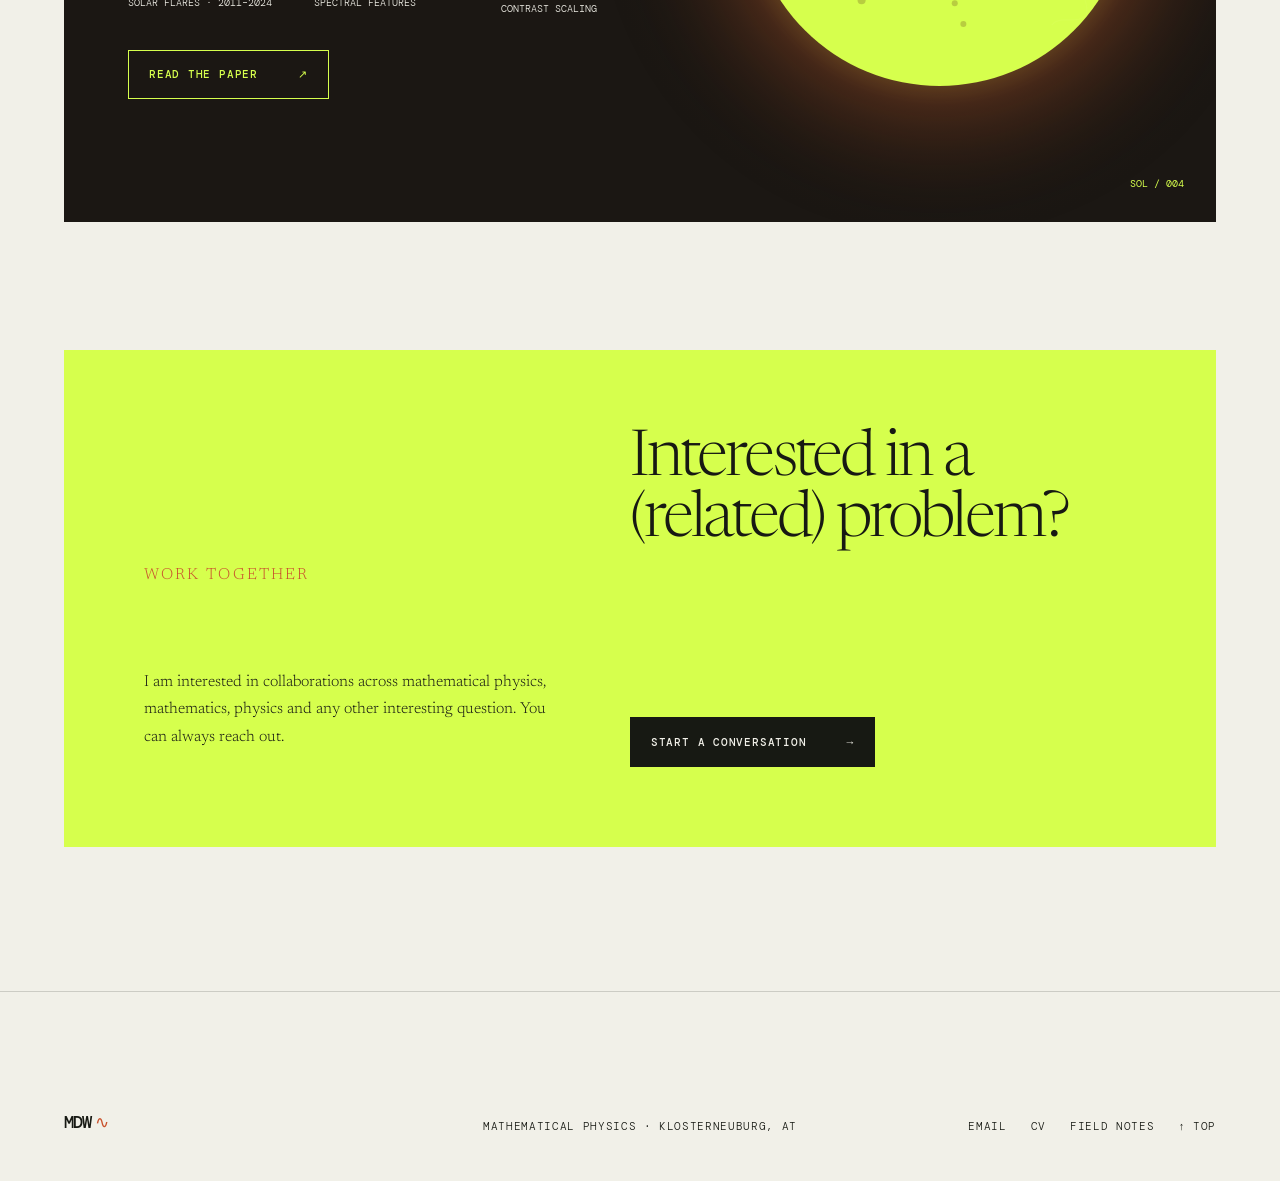
<file: interests.html>
<!doctype html>
<html lang="en">
<head>
  <meta charset="UTF-8"><meta name="viewport" content="width=device-width, initial-scale=1.0">
  <meta name="description" content="Accessible field notes on Michiel De Wilde's papers in mathematical physics and solar astrophysics, from Bose-Einstein condensates to stellar flares.">
  <meta name="author" content="Michiel De Wilde">
  <title>Field Notes — Michiel De Wilde</title>
  <link rel="canonical" href="https://demichieldewilde.github.io/website/interests.html">
  <link rel="alternate" hreflang="en" href="https://demichieldewilde.github.io/website/interests.html">
  <link rel="alternate" hreflang="nl" href="https://demichieldewilde.github.io/website/nl/interests.html">
  <link rel="alternate" hreflang="x-default" href="https://demichieldewilde.github.io/website/interests.html">
  <meta property="og:type" content="website">
  <meta property="og:site_name" content="Michiel De Wilde">
  <meta property="og:title" content="Field Notes — Michiel De Wilde">
  <meta property="og:description" content="Accessible field notes on Michiel De Wilde's papers in mathematical physics and solar astrophysics, from Bose-Einstein condensates to stellar flares.">
  <meta property="og:url" content="https://demichieldewilde.github.io/website/interests.html">
  <meta property="og:image" content="https://demichieldewilde.github.io/website/assets/profile.jpg">
  <meta property="og:locale" content="en_GB">
  <meta property="og:locale:alternate" content="nl_BE">
  <meta name="twitter:card" content="summary_large_image">
  <meta name="twitter:title" content="Field Notes — Michiel De Wilde">
  <meta name="twitter:description" content="Accessible field notes on Michiel De Wilde's papers in mathematical physics and solar astrophysics, from Bose-Einstein condensates to stellar flares.">
  <meta name="twitter:image" content="https://demichieldewilde.github.io/website/assets/profile.jpg">
  <meta name="theme-color" content="#171913">
  <link rel="icon" type="image/svg+xml" href="assets/favicon.svg">
  <link rel="icon" type="image/png" sizes="32x32" href="assets/favicon-32.png">
  <link rel="icon" type="image/png" sizes="16x16" href="assets/favicon-16.png">
  <link rel="apple-touch-icon" href="assets/apple-touch-icon.png">
  <link rel="preconnect" href="https://fonts.googleapis.com"><link rel="preconnect" href="https://fonts.gstatic.com" crossorigin>
  <link href="https://fonts.googleapis.com/css2?family=DM+Mono:wght@300;400;500&family=Manrope:wght@400;500;600&family=Newsreader:opsz,wght@6..72,300;6..72,400;6..72,500&display=swap" rel="stylesheet"><link rel="stylesheet" href="assets/style.css?v=20261127h">
</head>
<body data-page="interests">
  <div class="noise"></div><header class="site-header"><a class="wordmark" href="index.html">MDW<span>∿</span></a><button class="menu-toggle" aria-expanded="false">Menu</button><nav><a href="index.html">Home</a><a href="publications.html">Publications</a><a href="cv.html">CV</a><a class="active" href="interests.html">Field notes</a><a class="lang-switch" href="nl/interests.html" lang="nl">NL</a></nav></header>
  <main class="inner-page notes-page">
    <section class="page-title reveal"><p class="eyebrow">Short guides to the work</p><h1>Field notes<span class="accent-dot">.</span></h1><p>The core ideas behind the papers, in a more visual and less formal register.</p></section>

    <section class="paper-notes">
      <article class="paper-note reveal">
        <div class="paper-visual harmonic-visual" aria-hidden="true"><span>Δh = 0</span><div></div></div>
        <div class="paper-note-copy"><p class="kicker">01 · June 2026 · Journal of Mathematical Physics</p><h2>Condensates shaped by harmonic functions.</h2><p>For an ideal Bose gas, the geometry at the boundary can decide what condensation looks like in the bulk. We show that suitable boundary conditions for the Laplacian produce an arbitrary number of condensates in the thermodynamic limit—and that their profiles can be arbitrary harmonic functions.</p><p class="note-result"><span>The idea</span>Boundary conditions become a design tool for the condensate structure.</p><a class="text-link" href="https://doi.org/10.1063/5.0325354" target="_blank" rel="noopener">Read the paper <span>↗</span></a><a class="text-link poster-link" href="assets/poster-harmonic-condensates.pdf" target="_blank" rel="noopener">View the poster <span>↗</span></a></div>
      </article>

      <article class="paper-note reverse reveal">
        <div class="paper-visual lattice-visual" aria-hidden="true"><div class="lattice-grid"></div><div class="lattice-loop"></div><span>product state → SPT</span></div>
        <div class="paper-note-copy"><p class="kicker">02 · March 2026 · arXiv preprint</p><h2>Completing a classification of 2D SPT states.</h2><p>Two-dimensional symmetry-protected topological states with a finite symmetry group were expected to be classified by <em>H</em><sup>3</sup>(<em>G</em>, U(1)), but completeness remained open. For states prepared from a product state by a symmetric entangler, we prove that the cohomology classification is complete.</p><p class="note-result"><span>The scope</span>Every state in this symmetric-entangler class is accounted for by the invariant. We can compute how many there are and how they stack.</p><a class="text-link" href="https://arxiv.org/abs/2603.09959" target="_blank" rel="noopener">Read the preprint <span>↗</span></a></div>
      </article>

      <article class="paper-note reveal">
        <div class="paper-visual chain-visual" aria-hidden="true"><div class="chain-line"><i></i><i></i><i></i><i></i><i></i><i></i></div><span>H³(G,U(1))</span></div>
        <div class="paper-note-copy"><p class="kicker">03 · December 2025 · Communications in Mathematical Physics</p><h2>How many symmetries can a spin chain hide?</h2><p>We study finite-group symmetries acting on a quantum spin chain through locality-preserving automorphisms. Once symmetries that differ only by stacking with factorized actions are identified, their stable equivalence classes are completely captured by one object: the anomaly in <em>H</em><sup>3</sup>(<em>G</em>, U(1)).</p><p class="note-result"><span>The result</span>Besides being an obstruction, the anomaly also gives the complete classification.</p><a class="text-link" href="https://doi.org/10.1007/s00220-025-05503-2" target="_blank" rel="noopener">Read the paper <span>↗</span></a></div>
      </article>
    </section>

    <section class="flare-feature reveal">
      <canvas id="flare-canvas"></canvas>
      <div class="flare-copy"><p class="kicker light">04 · August 2025 · Astronomy &amp; Astrophysics</p><h2>Turning a patch of Sun into a whole star.</h2><p>We used NESSI to turn 19 high-resolution flare observations from the Swedish 1-m Solar Telescope into synthetic full-disk spectra. The method accounts for centre-to-limb variation and differential rotation, creating a bridge between resolved solar data and the unresolved spectra of distant stars.</p><div class="flare-stats"><span><b>19</b>solar flares · 2011–2024</span><span><b>9</b>spectral features</span><span><b>E<sup>1/2</sup></b>contrast scaling</span></div><a class="button flare-paper-link" href="https://doi.org/10.1051/0004-6361/202554870" target="_blank" rel="noopener">Read the paper <span>↗</span></a></div>
      <div class="sun-label">SOL / 004</div>
    </section>

    <section class="collaboration-call reveal"><p class="kicker">Work together</p><h2>Interested in a (related) problem?</h2><p>I am interested in collaborations across mathematical physics, mathematics, physics and any other interesting question. You can always reach out.</p><a class="button primary" href="mailto:michiel.dewilde@ist.ac.at">Start a conversation <span>→</span></a></section>
  </main>
  <footer><a class="wordmark" href="index.html">MDW<span>∿</span></a><p>Mathematical physics · Klosterneuburg, AT</p><div><a href="mailto:michiel.dewilde@ist.ac.at">Email</a><a href="cv.html">CV</a><a href="interests.html">Field notes</a><a href="#top">↑ Top</a></div></footer><script src="assets/main.js?v=20261127h"></script>
</body>
</html>
</file>
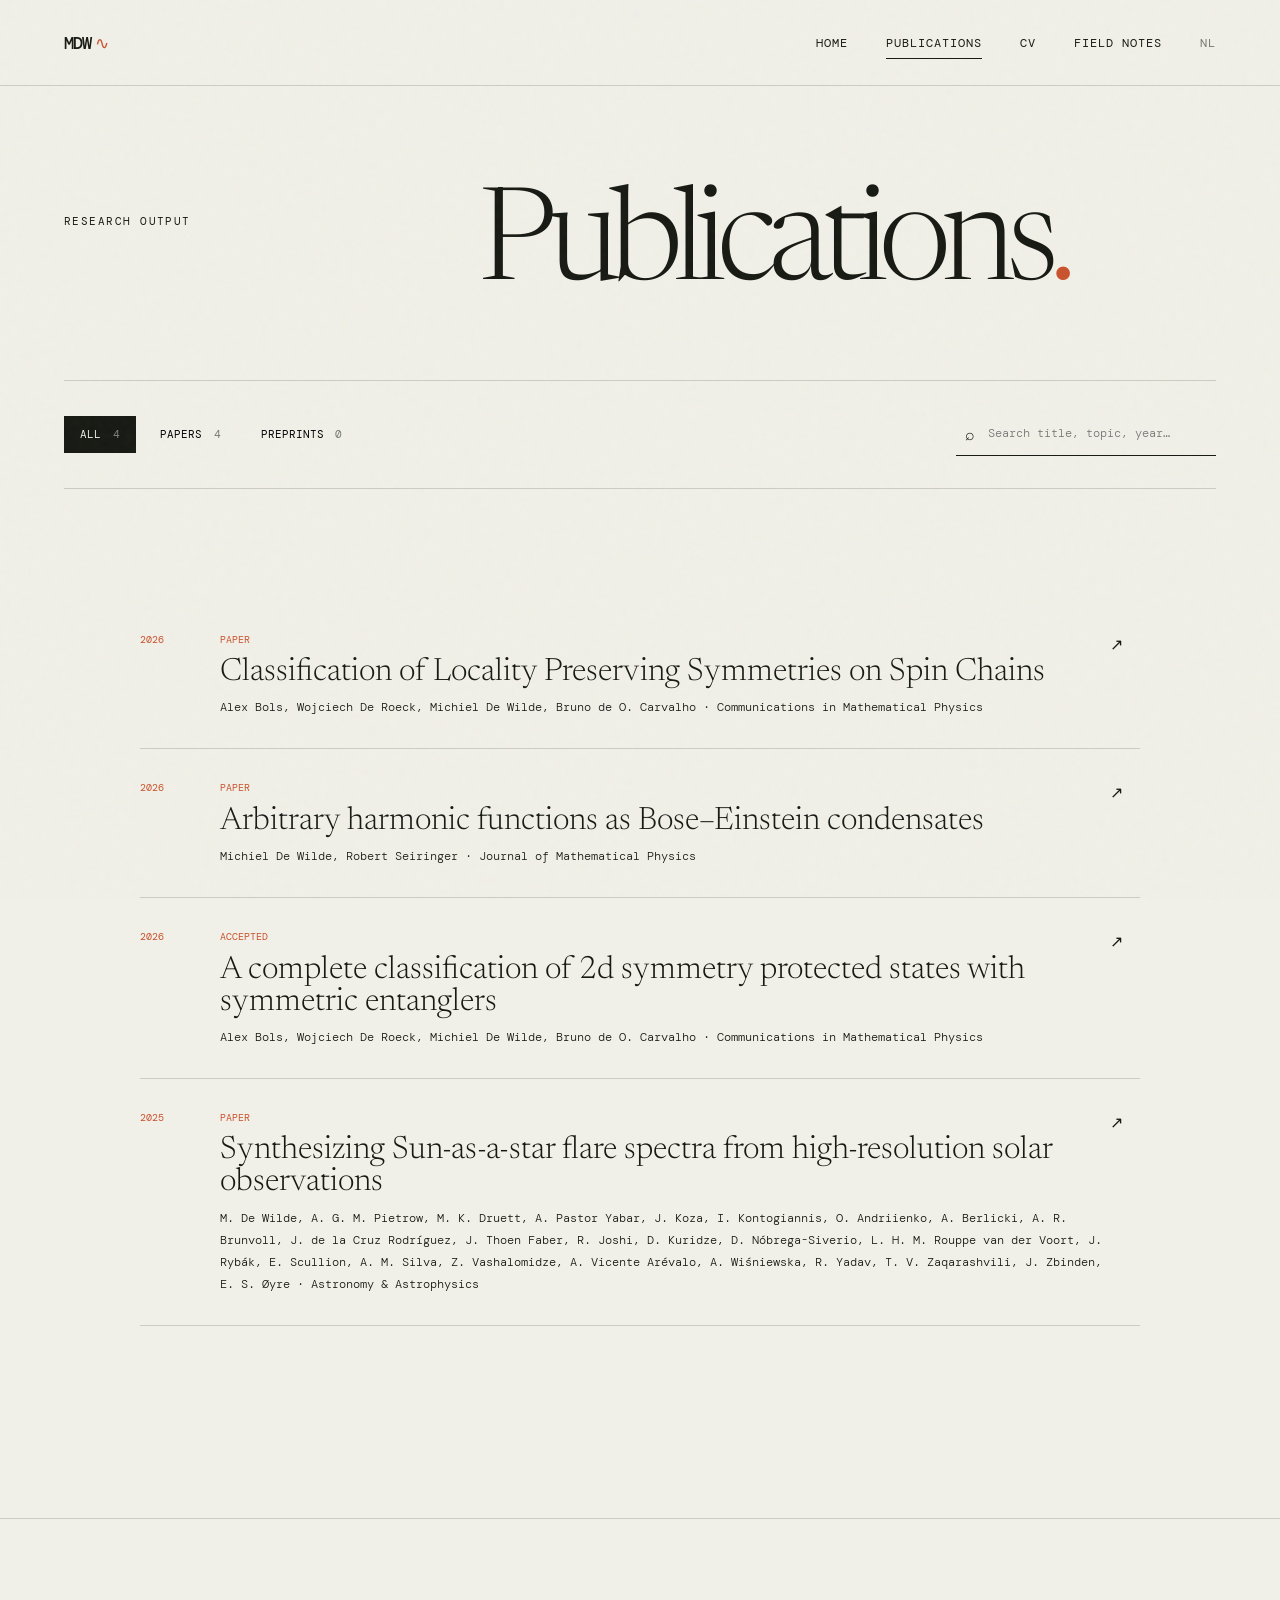
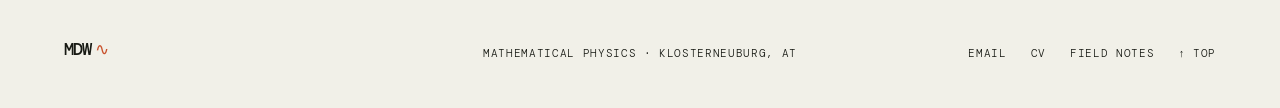
<file: publications.html>
<!doctype html>
<html lang="en">
<head>
  <meta charset="UTF-8"><meta name="viewport" content="width=device-width, initial-scale=1.0">
  <meta name="description" content="Papers and preprints by Michiel De Wilde on mathematical physics, quantum many-body systems, topological phases, and stellar astrophysics.">
  <meta name="author" content="Michiel De Wilde">
  <title>Publications — Michiel De Wilde</title>
  <link rel="canonical" href="https://demichieldewilde.github.io/website/publications.html">
  <link rel="alternate" hreflang="en" href="https://demichieldewilde.github.io/website/publications.html">
  <link rel="alternate" hreflang="nl" href="https://demichieldewilde.github.io/website/nl/publications.html">
  <link rel="alternate" hreflang="x-default" href="https://demichieldewilde.github.io/website/publications.html">
  <meta property="og:type" content="website">
  <meta property="og:site_name" content="Michiel De Wilde">
  <meta property="og:title" content="Publications — Michiel De Wilde">
  <meta property="og:description" content="Papers and preprints by Michiel De Wilde on mathematical physics, quantum many-body systems, topological phases, and stellar astrophysics.">
  <meta property="og:url" content="https://demichieldewilde.github.io/website/publications.html">
  <meta property="og:image" content="https://demichieldewilde.github.io/website/assets/profile.jpg">
  <meta property="og:locale" content="en_GB">
  <meta property="og:locale:alternate" content="nl_BE">
  <meta name="twitter:card" content="summary_large_image">
  <meta name="twitter:title" content="Publications — Michiel De Wilde">
  <meta name="twitter:description" content="Papers and preprints by Michiel De Wilde on mathematical physics, quantum many-body systems, topological phases, and stellar astrophysics.">
  <meta name="twitter:image" content="https://demichieldewilde.github.io/website/assets/profile.jpg">
  <meta name="theme-color" content="#171913">
  <link rel="icon" type="image/svg+xml" href="assets/favicon.svg">
  <link rel="icon" type="image/png" sizes="32x32" href="assets/favicon-32.png">
  <link rel="icon" type="image/png" sizes="16x16" href="assets/favicon-16.png">
  <link rel="apple-touch-icon" href="assets/apple-touch-icon.png">
  <link rel="preconnect" href="https://fonts.googleapis.com"><link rel="preconnect" href="https://fonts.gstatic.com" crossorigin>
  <link href="https://fonts.googleapis.com/css2?family=DM+Mono:wght@300;400;500&family=Manrope:wght@400;500;600&family=Newsreader:opsz,wght@6..72,300;6..72,400;6..72,500&display=swap" rel="stylesheet">
  <link rel="stylesheet" href="assets/style.css?v=20261127h">
  <!-- BEGIN GENERATED PUBLICATIONS JSON-LD -->

<script type="application/ld+json">
{
  "@context": "https://schema.org",
  "@type": "ItemList",
  "itemListElement": [
    {
      "@type": "ListItem",
      "position": 1,
      "item": {
        "@type": "ScholarlyArticle",
        "headline": "Classification of Locality Preserving Symmetries on Spin Chains",
        "name": "Classification of Locality Preserving Symmetries on Spin Chains",
        "author": [
          {
            "@type": "Person",
            "name": "Alex Bols"
          },
          {
            "@type": "Person",
            "name": "Wojciech De Roeck"
          },
          {
            "@type": "Person",
            "name": "Michiel De Wilde"
          },
          {
            "@type": "Person",
            "name": "Bruno de O. Carvalho"
          }
        ],
        "datePublished": "2026",
        "url": "http://dx.doi.org/10.1007/s00220-025-05503-2",
        "isPartOf": {
          "@type": "Periodical",
          "name": "Communications in Mathematical Physics"
        }
      }
    },
    {
      "@type": "ListItem",
      "position": 2,
      "item": {
        "@type": "ScholarlyArticle",
        "headline": "Arbitrary harmonic functions as Bose–Einstein condensates",
        "name": "Arbitrary harmonic functions as Bose–Einstein condensates",
        "author": [
          {
            "@type": "Person",
            "name": "Michiel De Wilde"
          },
          {
            "@type": "Person",
            "name": "Robert Seiringer"
          }
        ],
        "datePublished": "2026",
        "url": "https://doi.org/10.1063/5.0325354",
        "isPartOf": {
          "@type": "Periodical",
          "name": "Journal of Mathematical Physics"
        }
      }
    },
    {
      "@type": "ListItem",
      "position": 3,
      "item": {
        "@type": "ScholarlyArticle",
        "headline": "A complete classification of 2d symmetry protected states with symmetric entanglers",
        "name": "A complete classification of 2d symmetry protected states with symmetric entanglers",
        "author": [
          {
            "@type": "Person",
            "name": "Alex Bols"
          },
          {
            "@type": "Person",
            "name": "Wojciech De Roeck"
          },
          {
            "@type": "Person",
            "name": "Michiel De Wilde"
          },
          {
            "@type": "Person",
            "name": "Bruno de O. Carvalho"
          }
        ],
        "datePublished": "2026",
        "url": "http://arxiv.org/abs/2603.09959v2",
        "isPartOf": {
          "@type": "Periodical",
          "name": "Communications in Mathematical Physics"
        }
      }
    },
    {
      "@type": "ListItem",
      "position": 4,
      "item": {
        "@type": "ScholarlyArticle",
        "headline": "Synthesizing Sun-as-a-star flare spectra from high-resolution solar observations",
        "name": "Synthesizing Sun-as-a-star flare spectra from high-resolution solar observations",
        "author": [
          {
            "@type": "Person",
            "name": "M. De Wilde"
          },
          {
            "@type": "Person",
            "name": "A. G. M. Pietrow"
          },
          {
            "@type": "Person",
            "name": "M. K. Druett"
          },
          {
            "@type": "Person",
            "name": "A. Pastor Yabar"
          },
          {
            "@type": "Person",
            "name": "J. Koza"
          },
          {
            "@type": "Person",
            "name": "I. Kontogiannis"
          },
          {
            "@type": "Person",
            "name": "O. Andriienko"
          },
          {
            "@type": "Person",
            "name": "A. Berlicki"
          },
          {
            "@type": "Person",
            "name": "A. R. Brunvoll"
          },
          {
            "@type": "Person",
            "name": "J. de la Cruz Rodríguez"
          },
          {
            "@type": "Person",
            "name": "J. Thoen Faber"
          },
          {
            "@type": "Person",
            "name": "R. Joshi"
          },
          {
            "@type": "Person",
            "name": "D. Kuridze"
          },
          {
            "@type": "Person",
            "name": "D. Nóbrega-Siverio"
          },
          {
            "@type": "Person",
            "name": "L. H. M. Rouppe van der Voort"
          },
          {
            "@type": "Person",
            "name": "J. Rybák"
          },
          {
            "@type": "Person",
            "name": "E. Scullion"
          },
          {
            "@type": "Person",
            "name": "A. M. Silva"
          },
          {
            "@type": "Person",
            "name": "Z. Vashalomidze"
          },
          {
            "@type": "Person",
            "name": "A. Vicente Arévalo"
          },
          {
            "@type": "Person",
            "name": "A. Wiśniewska"
          },
          {
            "@type": "Person",
            "name": "R. Yadav"
          },
          {
            "@type": "Person",
            "name": "T. V. Zaqarashvili"
          },
          {
            "@type": "Person",
            "name": "J. Zbinden"
          },
          {
            "@type": "Person",
            "name": "E. S. Øyre"
          }
        ],
        "datePublished": "2025",
        "url": "https://doi.org/10.1051/0004-6361/202554870",
        "isPartOf": {
          "@type": "Periodical",
          "name": "Astronomy & Astrophysics"
        }
      }
    }
  ]
}
</script>
<!-- END GENERATED PUBLICATIONS JSON-LD -->
</head>
<body data-page="publications">
  <div class="noise"></div>
  <header class="site-header"><a class="wordmark" href="index.html">MDW<span>∿</span></a><button class="menu-toggle" aria-expanded="false">Menu</button><nav><a href="index.html">Home</a><a class="active" href="publications.html">Publications</a><a href="cv.html">CV</a><a href="interests.html">Field notes</a><a class="lang-switch" href="nl/publications.html" lang="nl">NL</a></nav></header>
  <main class="inner-page">
    <section class="page-title reveal">
      <p class="eyebrow">Research output</p>
      <h1>Publications<span class="accent-dot">.</span></h1>
    </section>
    <section class="publication-toolbar reveal delay-1">
      <div class="filter-row" role="group" aria-label="Filter publications">
        <button class="filter active" data-filter="all">All <span>0</span></button>
        <button class="filter" data-filter="paper">Papers <span>0</span></button>
        <button class="filter" data-filter="preprint">Preprints <span>0</span></button>
      </div>
      <label class="search-box"><span>⌕</span><input id="pub-search" type="search" placeholder="Search title, topic, year…" aria-label="Search publications"></label>
    </section>
    <section class="empty-publications reveal delay-2">
      <!-- BEGIN GENERATED PUBLICATIONS -->
<!-- Generated by scripts/build_cv.py. Do not edit by hand. -->
<div class="publication-list">
<article class="pub-item"><span>2026</span><div><p>Paper</p><h3>Classification of Locality Preserving Symmetries on Spin Chains</h3><small>Alex Bols, Wojciech De Roeck, Michiel De Wilde, Bruno de O. Carvalho · Communications in Mathematical Physics</small></div><a href="http://dx.doi.org/10.1007/s00220-025-05503-2" target="_blank" rel="noopener">↗</a></article>
<article class="pub-item"><span>2026</span><div><p>Paper</p><h3>Arbitrary harmonic functions as Bose–Einstein condensates</h3><small>Michiel De Wilde, Robert Seiringer · Journal of Mathematical Physics</small></div><a href="https://doi.org/10.1063/5.0325354" target="_blank" rel="noopener">↗</a></article>
<article class="pub-item"><span>2026</span><div><p>Accepted</p><h3>A complete classification of 2d symmetry protected states with symmetric entanglers</h3><small>Alex Bols, Wojciech De Roeck, Michiel De Wilde, Bruno de O. Carvalho · Communications in Mathematical Physics</small></div><a href="http://arxiv.org/abs/2603.09959v2" target="_blank" rel="noopener">↗</a></article>
<article class="pub-item"><span>2025</span><div><p>Paper</p><h3>Synthesizing Sun-as-a-star flare spectra from high-resolution solar observations</h3><small>M. De Wilde, A. G. M. Pietrow, M. K. Druett, A. Pastor Yabar, J. Koza, I. Kontogiannis, O. Andriienko, A. Berlicki, A. R. Brunvoll, J. de la Cruz Rodríguez, J. Thoen Faber, R. Joshi, D. Kuridze, D. Nóbrega-Siverio, L. H. M. Rouppe van der Voort, J. Rybák, E. Scullion, A. M. Silva, Z. Vashalomidze, A. Vicente Arévalo, A. Wiśniewska, R. Yadav, T. V. Zaqarashvili, J. Zbinden, E. S. Øyre · Astronomy &amp; Astrophysics</small></div><a href="https://doi.org/10.1051/0004-6361/202554870" target="_blank" rel="noopener">↗</a></article>
</div>
<!-- END GENERATED PUBLICATIONS -->
    </section>
  </main>
  <footer><a class="wordmark" href="index.html">MDW<span>∿</span></a><p>Mathematical physics · Klosterneuburg, AT</p><div><a href="mailto:michiel.dewilde@ist.ac.at">Email</a><a href="cv.html">CV</a><a href="interests.html">Field notes</a><a href="#top">↑ Top</a></div></footer>
  <script src="assets/publications.js"></script><script src="assets/main.js?v=20261127h"></script>
</body>
</html>
</file>
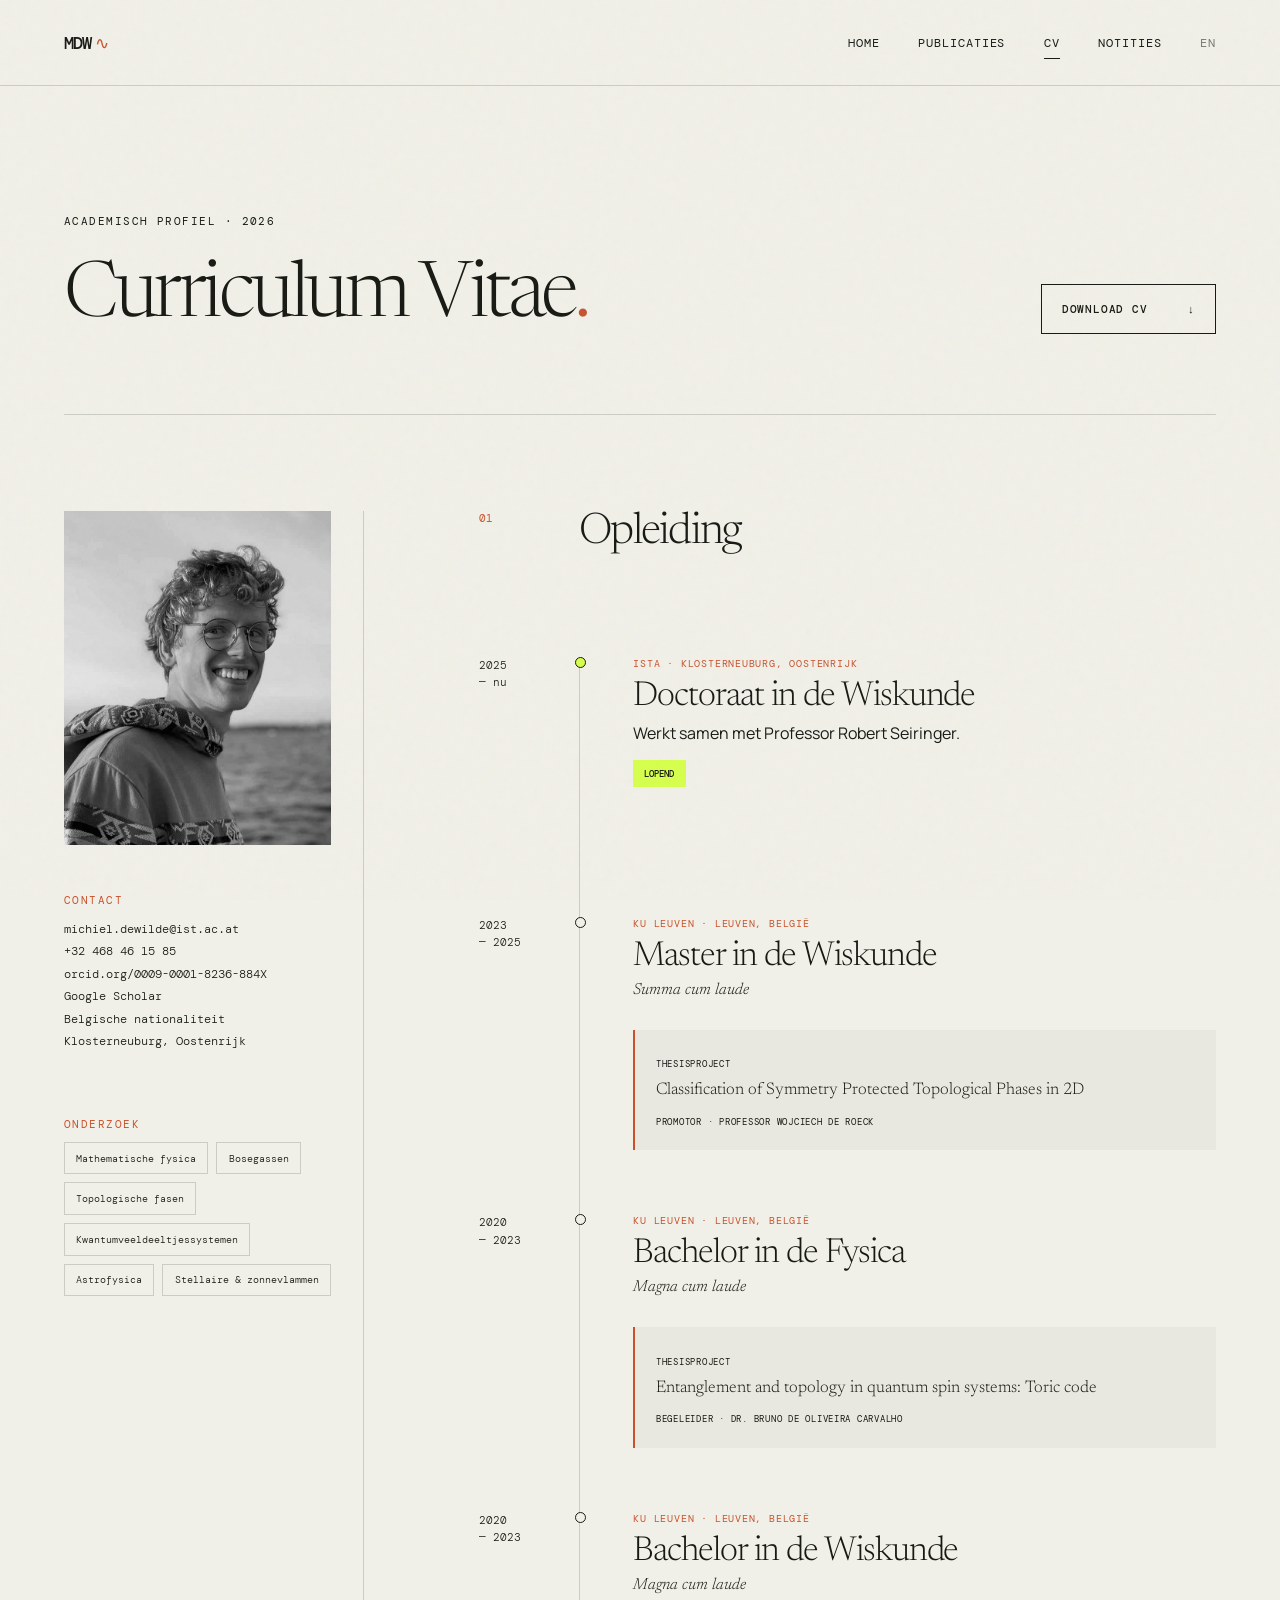
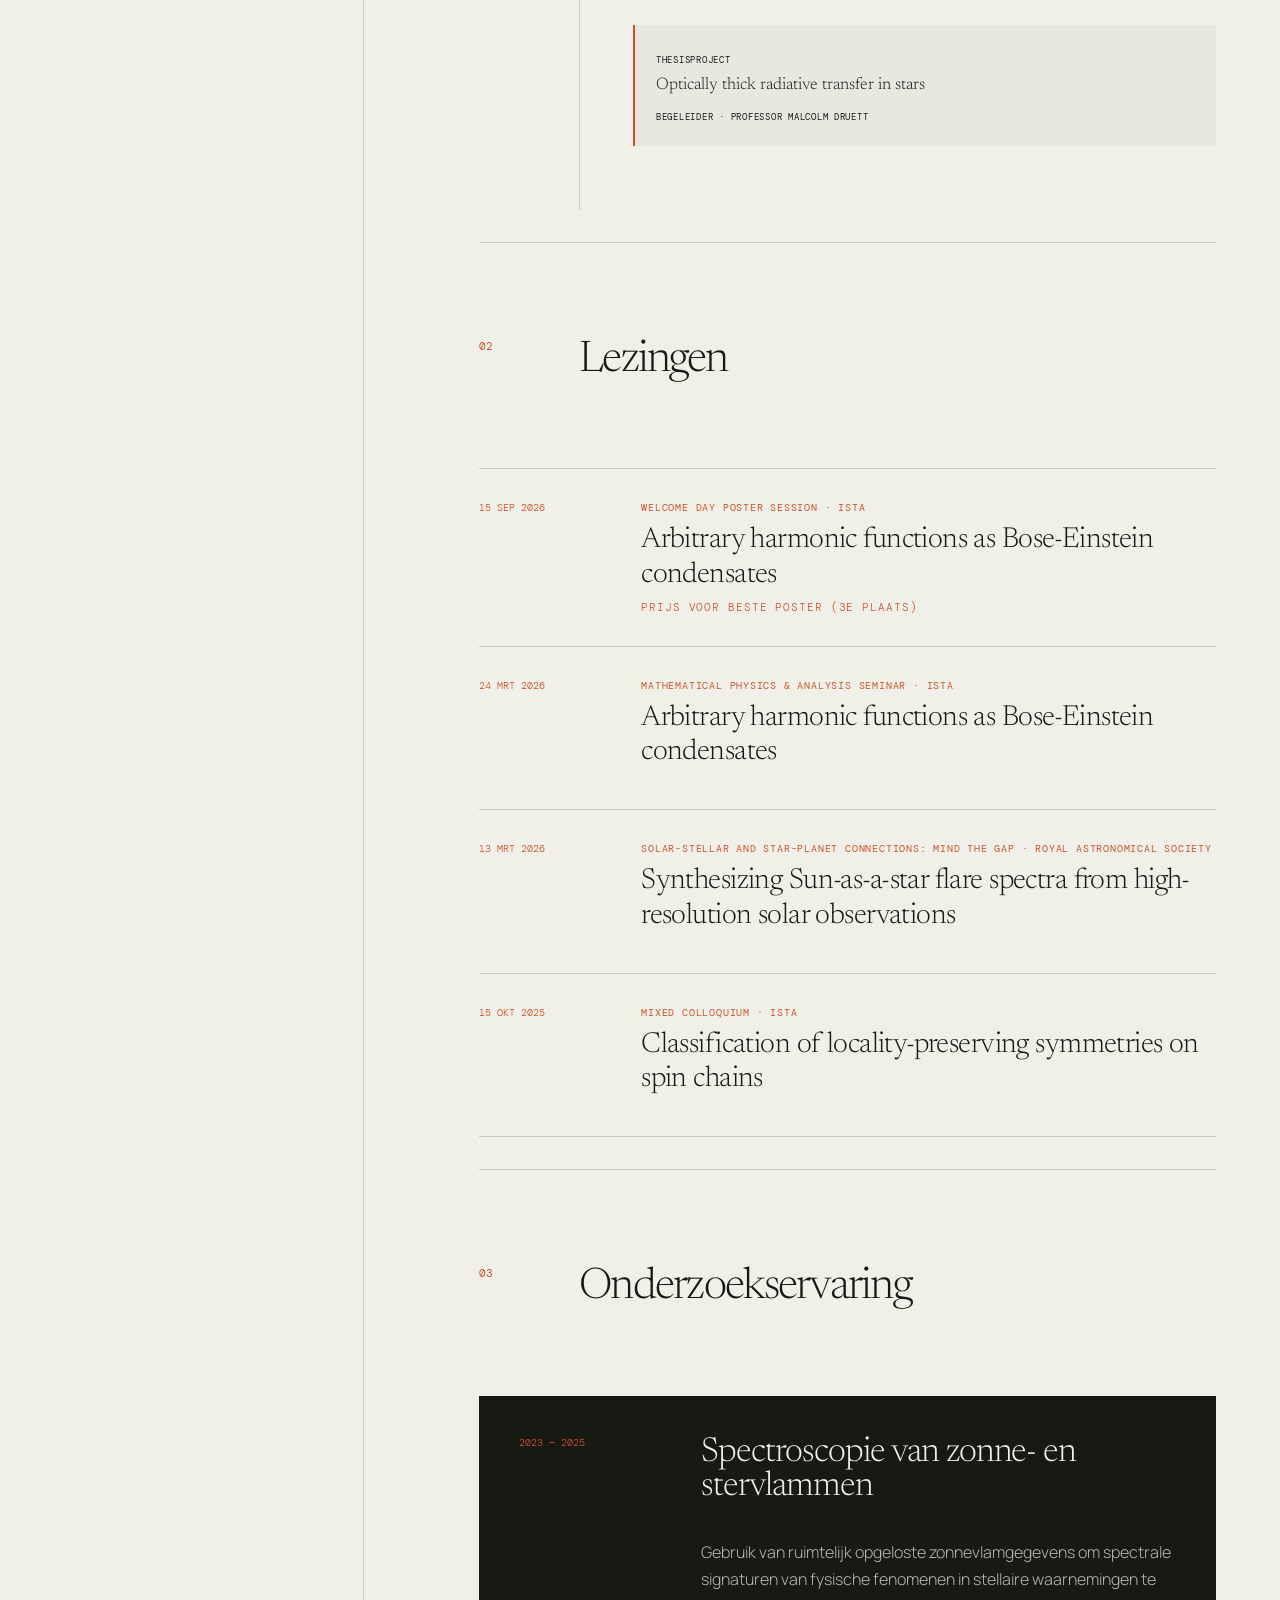
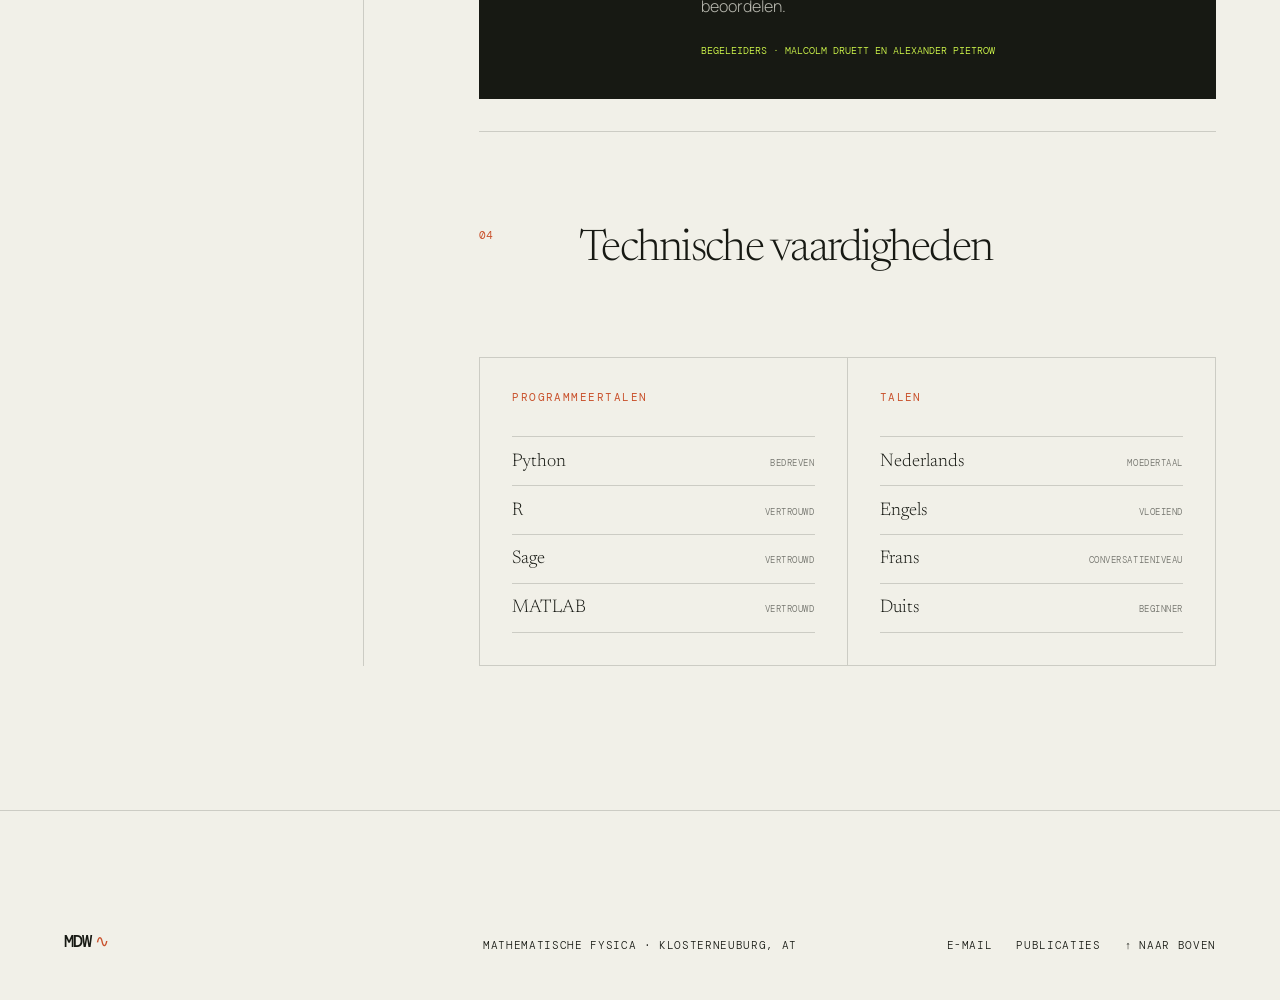
<file: nl/cv.html>
<!doctype html>
<html lang="nl">
<head>
  <meta charset="UTF-8"><meta name="viewport" content="width=device-width, initial-scale=1.0">
  <meta name="description" content="Curriculum vitae van Michiel De Wilde: doctoraatsonderzoeker in de mathematische fysica aan ISTA, opleiding, lezingen, publicaties en vaardigheden.">
  <meta name="author" content="Michiel De Wilde">
  <title>CV — Michiel De Wilde</title>
  <link rel="canonical" href="https://demichieldewilde.github.io/website/nl/cv.html">
  <link rel="alternate" hreflang="en" href="https://demichieldewilde.github.io/website/cv.html">
  <link rel="alternate" hreflang="nl" href="https://demichieldewilde.github.io/website/nl/cv.html">
  <link rel="alternate" hreflang="x-default" href="https://demichieldewilde.github.io/website/cv.html">
  <meta property="og:type" content="website">
  <meta property="og:site_name" content="Michiel De Wilde">
  <meta property="og:title" content="CV — Michiel De Wilde">
  <meta property="og:description" content="Curriculum vitae van Michiel De Wilde: doctoraatsonderzoeker in de mathematische fysica aan ISTA, opleiding, lezingen, publicaties en vaardigheden.">
  <meta property="og:url" content="https://demichieldewilde.github.io/website/nl/cv.html">
  <meta property="og:image" content="https://demichieldewilde.github.io/website/assets/profile.jpg">
  <meta property="og:locale" content="nl_BE">
  <meta property="og:locale:alternate" content="en_GB">
  <meta name="twitter:card" content="summary_large_image">
  <meta name="twitter:title" content="CV — Michiel De Wilde">
  <meta name="twitter:description" content="Curriculum vitae van Michiel De Wilde: doctoraatsonderzoeker in de mathematische fysica aan ISTA, opleiding, lezingen, publicaties en vaardigheden.">
  <meta name="twitter:image" content="https://demichieldewilde.github.io/website/assets/profile.jpg">
  <meta name="theme-color" content="#171913">
  <link rel="icon" type="image/svg+xml" href="../assets/favicon.svg">
  <link rel="icon" type="image/png" sizes="32x32" href="../assets/favicon-32.png">
  <link rel="icon" type="image/png" sizes="16x16" href="../assets/favicon-16.png">
  <link rel="apple-touch-icon" href="../assets/apple-touch-icon.png">
  <link rel="preconnect" href="https://fonts.googleapis.com"><link rel="preconnect" href="https://fonts.gstatic.com" crossorigin>
  <link href="https://fonts.googleapis.com/css2?family=DM+Mono:wght@300;400;500&family=Manrope:wght@400;500;600&family=Newsreader:opsz,wght@6..72,300;6..72,400;6..72,500&display=swap" rel="stylesheet"><link rel="stylesheet" href="../assets/style.css?v=20261127h">
  <script type="application/ld+json">
  {
    "@context": "https://schema.org",
    "@type": "Person",
    "name": "Michiel De Wilde",
    "url": "https://demichieldewilde.github.io/website/nl/",
    "image": "https://demichieldewilde.github.io/website/assets/profile.jpg",
    "jobTitle": "Doctoraatsonderzoeker in de Mathematische Fysica",
    "description": "Michiel De Wilde is doctoraatsonderzoeker in de mathematische fysica aan ISTA (Institute of Science and Technology Austria), en werkt samen met Robert Seiringer aan kwantumveeldeeltjessystemen en topologische fasen.",
    "email": "mailto:michiel.dewilde@ist.ac.at",
    "nationality": { "@type": "Country", "name": "België" },
    "affiliation": { "@type": "CollegeOrUniversity", "name": "Institute of Science and Technology Austria", "url": "https://ist.ac.at/" },
    "memberOf": { "@type": "ResearchOrganization", "name": "Seiringer group", "url": "https://ist.ac.at/en/research/seiringer-group/" },
    "alumniOf": [{ "@type": "CollegeOrUniversity", "name": "KU Leuven", "url": "https://www.kuleuven.be/" }],
    "knowsAbout": ["Mathematische fysica", "Kwantumveeldeeltjessystemen", "Bosegassen", "Topologische fasen", "Zonne- en stellaire astrofysica"],
    "sameAs": ["https://orcid.org/0009-0001-8236-884X", "https://scholar.google.com/citations?user=39FLVWYAAAAJ"]
  }
  </script>
</head>
<body data-page="cv">
  <div class="noise"></div><header class="site-header"><a class="wordmark" href="index.html">MDW<span>∿</span></a><button class="menu-toggle" aria-expanded="false">Menu</button><nav><a href="index.html">Home</a><a href="publications.html">Publicaties</a><a class="active" href="cv.html">CV</a><a href="interests.html">Notities</a><a class="lang-switch" href="../cv.html" lang="en">EN</a></nav></header>
  <main class="inner-page cv-page">
    <section class="page-title cv-title reveal">
      <div><p class="eyebrow">Academisch profiel · 2026</p><h1>Curriculum Vitae<span class="accent-dot">.</span></h1></div>
      <a class="button outline" href="../assets/CV_Michiel_De_Wilde.pdf" download title="PDF in het Engels">Download CV <span>↓</span></a>
    </section>
    <div class="cv-layout">
      <aside class="cv-sidebar reveal">
        <figure class="cv-portrait">
          <img src="../assets/profile.jpg" alt="Portret van Michiel De Wilde">
        </figure>
        <section><p class="kicker">Contact</p><a href="mailto:michiel.dewilde@ist.ac.at">michiel.dewilde@ist.ac.at</a><a href="tel:+32468461585">+32 468 46 15 85</a><a href="https://orcid.org/0009-0001-8236-884X" target="_blank" rel="noopener me">orcid.org/0009-0001-8236-884X</a><a href="https://scholar.google.com/citations?user=39FLVWYAAAAJ&hl=nl" target="_blank" rel="noopener me">Google Scholar</a><p>Belgische nationaliteit<br>Klosterneuburg, Oostenrijk</p></section>
        <section><p class="kicker">Onderzoek</p><div class="tag-list"><span>Mathematische fysica</span><span>Bosegassen</span><span>Topologische fasen</span><span>Kwantumveeldeeltjessystemen</span><span>Astrofysica</span><span>Stellaire & zonnevlammen</span></div></section>
      </aside>
      <section class="cv-main">
        <div class="cv-section-heading reveal"><span>01</span><h2>Opleiding</h2></div>
        <div class="timeline">
          <article class="timeline-item current reveal">
            <div class="time">2025<br>— nu</div><div class="timeline-dot"></div>
            <div class="timeline-content"><p class="institution">ISTA · Klosterneuburg, Oostenrijk</p><h3>Doctoraat in de Wiskunde</h3><p>Werkt samen met Professor <a href="https://ist.ac.at/en/research/seiringer-group/" target="_blank" rel="noopener">Robert Seiringer</a>.</p><span class="current-badge">Lopend</span></div>
          </article>
          <article class="timeline-item reveal">
            <div class="time">2023<br>— 2025</div><div class="timeline-dot"></div>
            <div class="timeline-content"><p class="institution">KU Leuven · Leuven, België</p><h3>Master in de Wiskunde</h3><p class="honor">Summa cum laude</p><div class="project"><span>Thesisproject</span><p>Classification of Symmetry Protected Topological Phases in 2D</p><small>Promotor · Professor Wojciech De Roeck</small></div></div>
          </article>
          <article class="timeline-item reveal">
            <div class="time">2020<br>— 2023</div><div class="timeline-dot"></div>
            <div class="timeline-content"><p class="institution">KU Leuven · Leuven, België</p><h3>Bachelor in de Fysica</h3><p class="honor">Magna cum laude</p><div class="project"><span>Thesisproject</span><p>Entanglement and topology in quantum spin systems: Toric code</p><small>Begeleider · Dr. Bruno de Oliveira Carvalho</small></div></div>
          </article>
          <article class="timeline-item reveal">
            <div class="time">2020<br>— 2023</div><div class="timeline-dot"></div>
            <div class="timeline-content"><p class="institution">KU Leuven · Leuven, België</p><h3>Bachelor in de Wiskunde</h3><p class="honor">Magna cum laude</p><div class="project"><span>Thesisproject</span><p>Optically thick radiative transfer in stars</p><small>Begeleider · Professor Malcolm Druett</small></div></div>
          </article>
        </div>

        <section class="cv-extra-section reveal">
          <div class="cv-section-heading"><span>02</span><h2>Lezingen</h2></div>
          <div class="talk-list" data-talk-list><!-- BEGIN GENERATED TALKS -->
<!-- Generated by scripts/build_cv.py. Do not edit by hand. -->
<article class="talk-item"><time datetime="2026-09-15">15 sep 2026</time><div><p class="institution">Welcome Day Poster Session &middot; ISTA</p><h3>Arbitrary harmonic functions as Bose-Einstein condensates</h3><p class="talk-award">Prijs voor beste poster (3e plaats)</p></div></article>
<article class="talk-item"><time datetime="2026-03-24">24 mrt 2026</time><div><p class="institution">Mathematical Physics &amp; Analysis Seminar &middot; ISTA</p><h3>Arbitrary harmonic functions as Bose-Einstein condensates</h3></div></article>
<article class="talk-item"><time datetime="2026-03-13">13 mrt 2026</time><div><p class="institution">Solar-stellar and star-planet connections: Mind the gap &middot; Royal Astronomical Society</p><h3>Synthesizing Sun-as-a-star flare spectra from high-resolution solar observations</h3></div></article>
<article class="talk-item"><time datetime="2025-10-15">15 okt 2025</time><div><p class="institution">MIXed Colloquium &middot; ISTA</p><h3>Classification of locality-preserving symmetries on spin chains</h3></div></article>
<!-- END GENERATED TALKS --></div>
        </section>

        <section class="cv-extra-section reveal">
          <div class="cv-section-heading"><span>03</span><h2>Onderzoekservaring</h2></div>
          <article class="experience-card">
            <div><time>2023 — 2025</time></div>
            <div><h3>Spectroscopie van zonne- en stervlammen</h3><p>Gebruik van ruimtelijk opgeloste zonnevlamgegevens om spectrale signaturen van fysische fenomenen in stellaire waarnemingen te beoordelen.</p><small>Begeleiders · Malcolm Druett en Alexander Pietrow</small></div>
          </article>
        </section>

        <section class="cv-extra-section reveal">
          <div class="cv-section-heading"><span>04</span><h2>Technische vaardigheden</h2></div>
          <div class="skills-grid">
            <article><p class="kicker">Programmeertalen</p><div class="skill-values"><span>Python <small>bedreven</small></span><span>R <small>vertrouwd</small></span><span>Sage <small>vertrouwd</small></span><span>MATLAB <small>vertrouwd</small></span></div></article>
            <article><p class="kicker">Talen</p><div class="skill-values"><span>Nederlands <small>moedertaal</small></span><span>Engels <small>vloeiend</small></span><span>Frans <small>conversatieniveau</small></span><span>Duits <small>beginner</small></span></div></article>
          </div>
        </section>
      </section>
    </div>
  </main>
  <footer><a class="wordmark" href="index.html">MDW<span>∿</span></a><p>Mathematische fysica · Klosterneuburg, AT</p><div><a href="mailto:michiel.dewilde@ist.ac.at">E-mail</a><a href="publications.html">Publicaties</a><a href="#top">↑ Naar boven</a></div></footer><script src="../assets/talks.js"></script><script src="../assets/main.js?v=20261127h"></script>
</body>
</html>
</file>
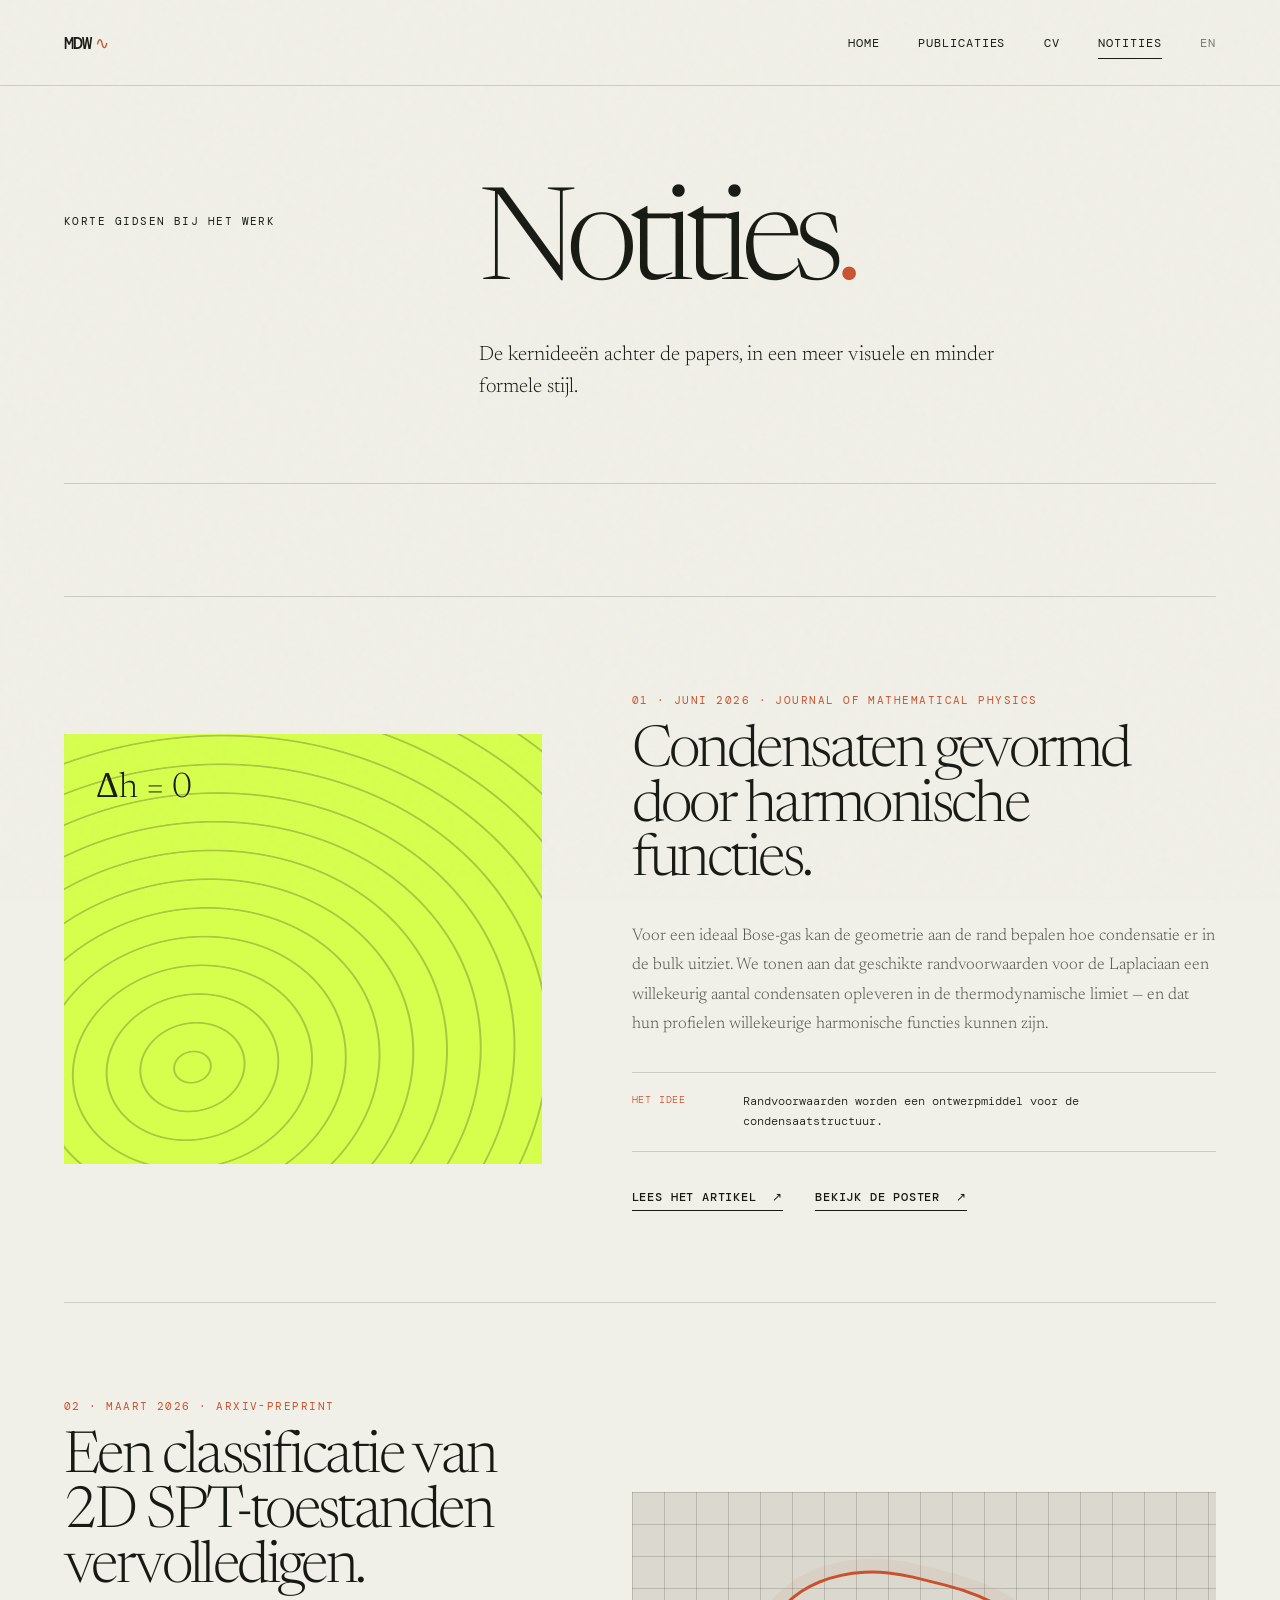
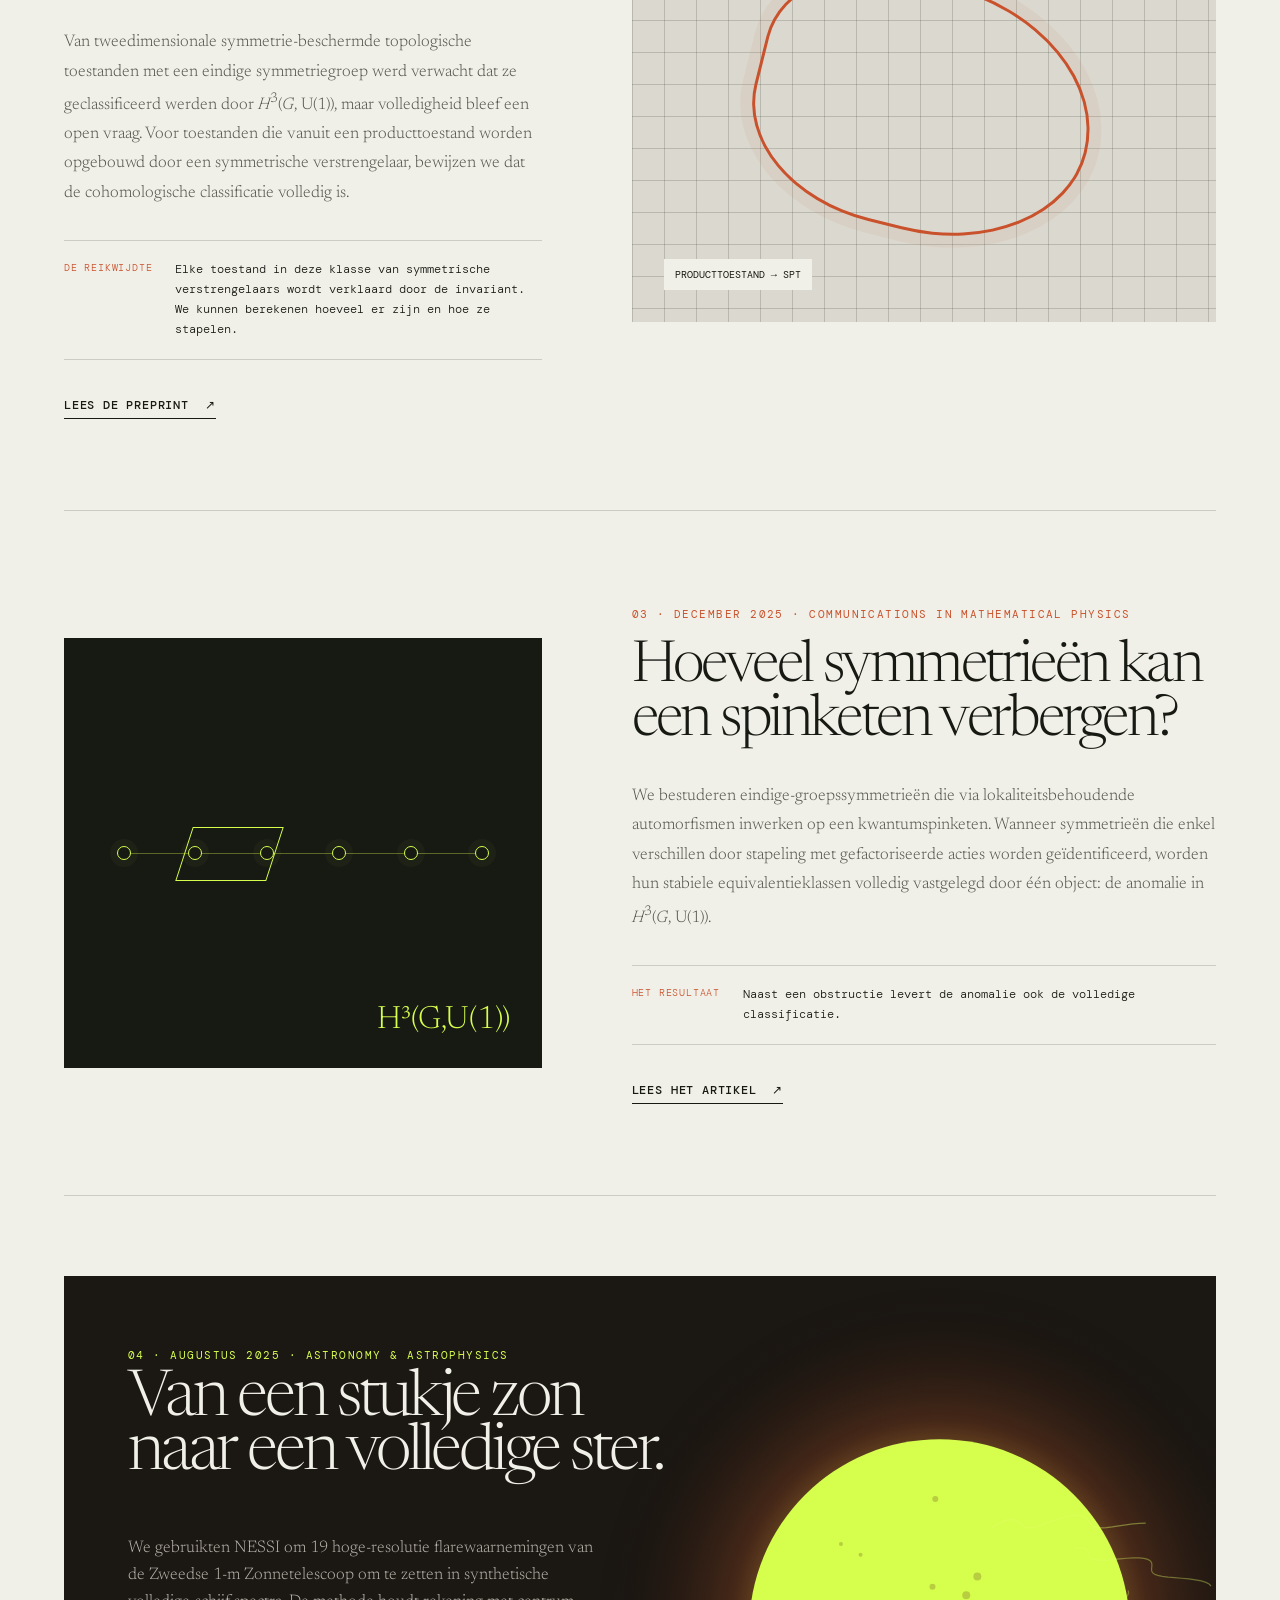
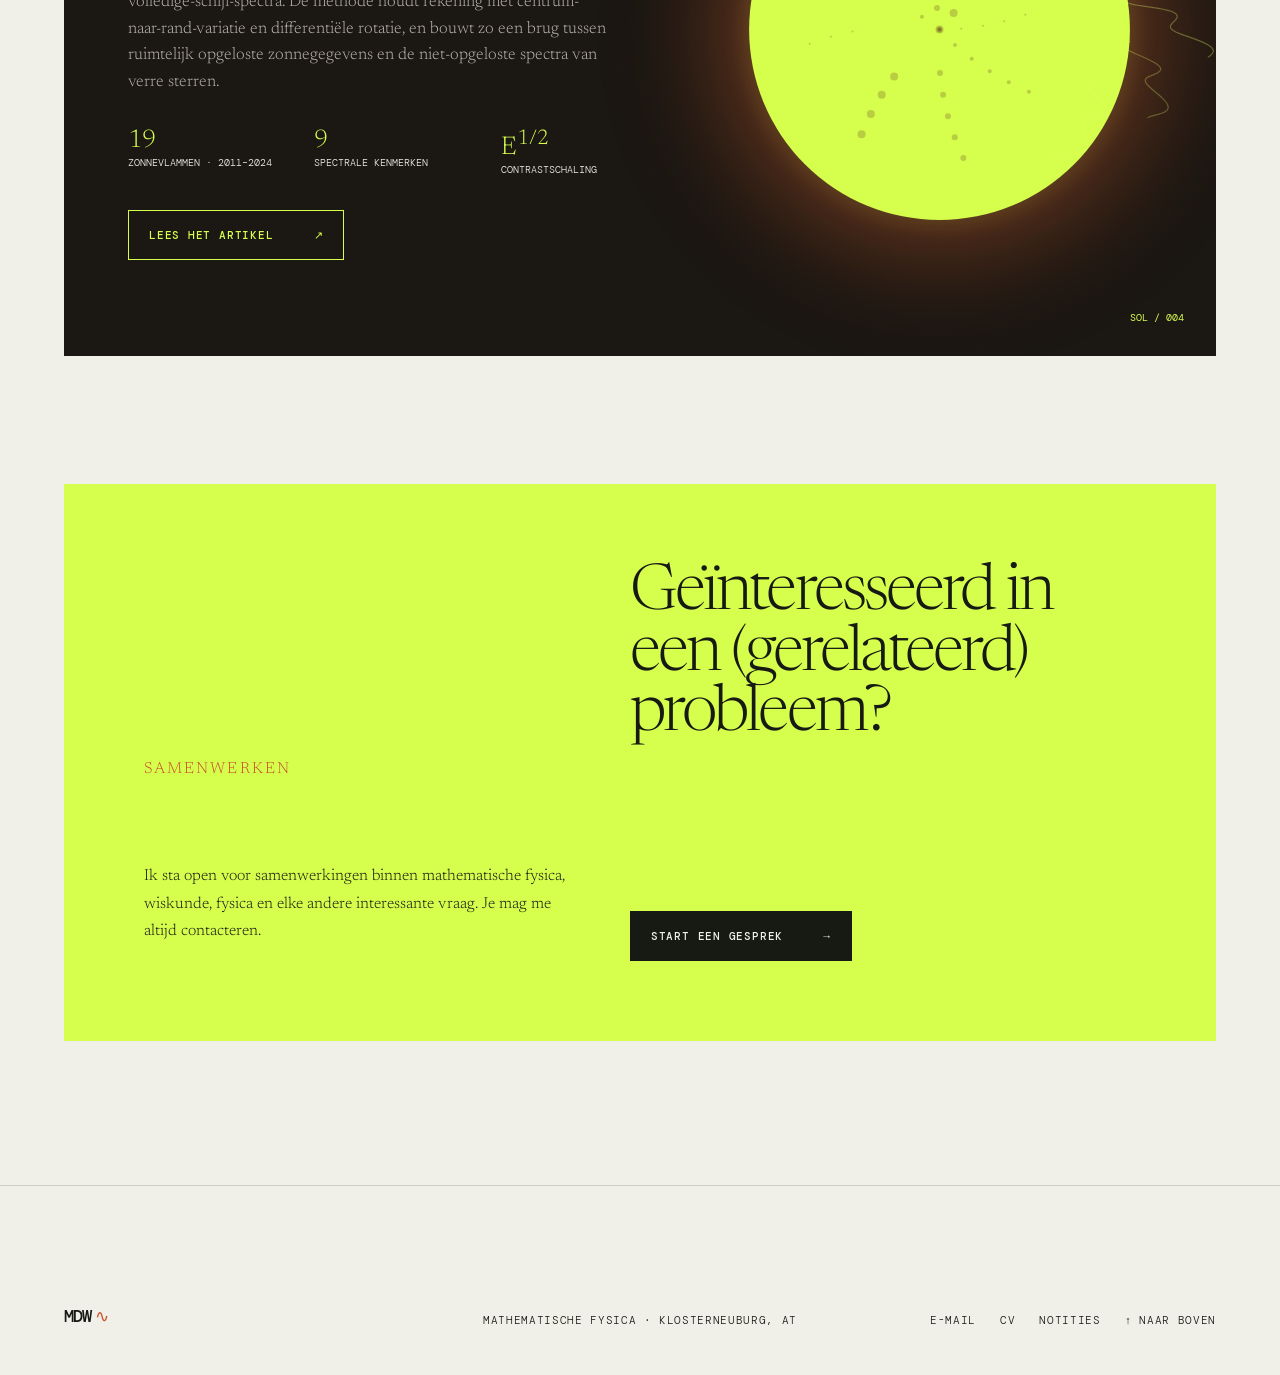
<file: nl/interests.html>
<!doctype html>
<html lang="nl">
<head>
  <meta charset="UTF-8"><meta name="viewport" content="width=device-width, initial-scale=1.0">
  <meta name="description" content="Toegankelijke notities bij de papers van Michiel De Wilde over mathematische fysica en zonneastrofysica, van Bose-Einstein-condensaten tot stervlammen.">
  <meta name="author" content="Michiel De Wilde">
  <title>Notities — Michiel De Wilde</title>
  <link rel="canonical" href="https://demichieldewilde.github.io/website/nl/interests.html">
  <link rel="alternate" hreflang="en" href="https://demichieldewilde.github.io/website/interests.html">
  <link rel="alternate" hreflang="nl" href="https://demichieldewilde.github.io/website/nl/interests.html">
  <link rel="alternate" hreflang="x-default" href="https://demichieldewilde.github.io/website/interests.html">
  <meta property="og:type" content="website">
  <meta property="og:site_name" content="Michiel De Wilde">
  <meta property="og:title" content="Notities — Michiel De Wilde">
  <meta property="og:description" content="Toegankelijke notities bij de papers van Michiel De Wilde over mathematische fysica en zonneastrofysica, van Bose-Einstein-condensaten tot stervlammen.">
  <meta property="og:url" content="https://demichieldewilde.github.io/website/nl/interests.html">
  <meta property="og:image" content="https://demichieldewilde.github.io/website/assets/profile.jpg">
  <meta property="og:locale" content="nl_BE">
  <meta property="og:locale:alternate" content="en_GB">
  <meta name="twitter:card" content="summary_large_image">
  <meta name="twitter:title" content="Notities — Michiel De Wilde">
  <meta name="twitter:description" content="Toegankelijke notities bij de papers van Michiel De Wilde over mathematische fysica en zonneastrofysica, van Bose-Einstein-condensaten tot stervlammen.">
  <meta name="twitter:image" content="https://demichieldewilde.github.io/website/assets/profile.jpg">
  <meta name="theme-color" content="#171913">
  <link rel="icon" type="image/svg+xml" href="../assets/favicon.svg">
  <link rel="icon" type="image/png" sizes="32x32" href="../assets/favicon-32.png">
  <link rel="icon" type="image/png" sizes="16x16" href="../assets/favicon-16.png">
  <link rel="apple-touch-icon" href="../assets/apple-touch-icon.png">
  <link rel="preconnect" href="https://fonts.googleapis.com"><link rel="preconnect" href="https://fonts.gstatic.com" crossorigin>
  <link href="https://fonts.googleapis.com/css2?family=DM+Mono:wght@300;400;500&family=Manrope:wght@400;500;600&family=Newsreader:opsz,wght@6..72,300;6..72,400;6..72,500&display=swap" rel="stylesheet"><link rel="stylesheet" href="../assets/style.css?v=20261127h">
</head>
<body data-page="interests">
  <div class="noise"></div><header class="site-header"><a class="wordmark" href="index.html">MDW<span>∿</span></a><button class="menu-toggle" aria-expanded="false">Menu</button><nav><a href="index.html">Home</a><a href="publications.html">Publicaties</a><a href="cv.html">CV</a><a class="active" href="interests.html">Notities</a><a class="lang-switch" href="../interests.html" lang="en">EN</a></nav></header>
  <main class="inner-page notes-page">
    <section class="page-title reveal"><p class="eyebrow">Korte gidsen bij het werk</p><h1>Notities<span class="accent-dot">.</span></h1><p>De kernideeën achter de papers, in een meer visuele en minder formele stijl.</p></section>

    <section class="paper-notes">
      <article class="paper-note reveal">
        <div class="paper-visual harmonic-visual" aria-hidden="true"><span>Δh = 0</span><div></div></div>
        <div class="paper-note-copy"><p class="kicker">01 · juni 2026 · Journal of Mathematical Physics</p><h2>Condensaten gevormd door harmonische functies.</h2><p>Voor een ideaal Bose-gas kan de geometrie aan de rand bepalen hoe condensatie er in de bulk uitziet. We tonen aan dat geschikte randvoorwaarden voor de Laplaciaan een willekeurig aantal condensaten opleveren in de thermodynamische limiet — en dat hun profielen willekeurige harmonische functies kunnen zijn.</p><p class="note-result"><span>Het idee</span>Randvoorwaarden worden een ontwerpmiddel voor de condensaatstructuur.</p><a class="text-link" href="https://doi.org/10.1063/5.0325354" target="_blank" rel="noopener">Lees het artikel <span>↗</span></a><a class="text-link poster-link" href="../assets/poster-harmonic-condensates.pdf" target="_blank" rel="noopener">Bekijk de poster <span>↗</span></a></div>
      </article>

      <article class="paper-note reverse reveal">
        <div class="paper-visual lattice-visual" aria-hidden="true"><div class="lattice-grid"></div><div class="lattice-loop"></div><span>producttoestand → SPT</span></div>
        <div class="paper-note-copy"><p class="kicker">02 · maart 2026 · arXiv-preprint</p><h2>Een classificatie van 2D SPT-toestanden vervolledigen.</h2><p>Van tweedimensionale symmetrie-beschermde topologische toestanden met een eindige symmetriegroep werd verwacht dat ze geclassificeerd werden door <em>H</em><sup>3</sup>(<em>G</em>, U(1)), maar volledigheid bleef een open vraag. Voor toestanden die vanuit een producttoestand worden opgebouwd door een symmetrische verstrengelaar, bewijzen we dat de cohomologische classificatie volledig is.</p><p class="note-result"><span>De reikwijdte</span>Elke toestand in deze klasse van symmetrische verstrengelaars wordt verklaard door de invariant. We kunnen berekenen hoeveel er zijn en hoe ze stapelen.</p><a class="text-link" href="https://arxiv.org/abs/2603.09959" target="_blank" rel="noopener">Lees de preprint <span>↗</span></a></div>
      </article>

      <article class="paper-note reveal">
        <div class="paper-visual chain-visual" aria-hidden="true"><div class="chain-line"><i></i><i></i><i></i><i></i><i></i><i></i></div><span>H³(G,U(1))</span></div>
        <div class="paper-note-copy"><p class="kicker">03 · december 2025 · Communications in Mathematical Physics</p><h2>Hoeveel symmetrieën kan een spinketen verbergen?</h2><p>We bestuderen eindige-groepssymmetrieën die via lokaliteitsbehoudende automorfismen inwerken op een kwantumspinketen. Wanneer symmetrieën die enkel verschillen door stapeling met gefactoriseerde acties worden geïdentificeerd, worden hun stabiele equivalentieklassen volledig vastgelegd door één object: de anomalie in <em>H</em><sup>3</sup>(<em>G</em>, U(1)).</p><p class="note-result"><span>Het resultaat</span>Naast een obstructie levert de anomalie ook de volledige classificatie.</p><a class="text-link" href="https://doi.org/10.1007/s00220-025-05503-2" target="_blank" rel="noopener">Lees het artikel <span>↗</span></a></div>
      </article>
    </section>

    <section class="flare-feature reveal">
      <canvas id="flare-canvas"></canvas>
      <div class="flare-copy"><p class="kicker light">04 · augustus 2025 · Astronomy &amp; Astrophysics</p><h2>Van een stukje zon naar een volledige ster.</h2><p>We gebruikten NESSI om 19 hoge-resolutie flarewaarnemingen van de Zweedse 1-m Zonnetelescoop om te zetten in synthetische volledige-schijf-spectra. De methode houdt rekening met centrum-naar-rand-variatie en differentiële rotatie, en bouwt zo een brug tussen ruimtelijk opgeloste zonnegegevens en de niet-opgeloste spectra van verre sterren.</p><div class="flare-stats"><span><b>19</b>zonnevlammen · 2011–2024</span><span><b>9</b>spectrale kenmerken</span><span><b>E<sup>1/2</sup></b>contrastschaling</span></div><a class="button flare-paper-link" href="https://doi.org/10.1051/0004-6361/202554870" target="_blank" rel="noopener">Lees het artikel <span>↗</span></a></div>
      <div class="sun-label">SOL / 004</div>
    </section>

    <section class="collaboration-call reveal"><p class="kicker">Samenwerken</p><h2>Geïnteresseerd in een (gerelateerd) probleem?</h2><p>Ik sta open voor samenwerkingen binnen mathematische fysica, wiskunde, fysica en elke andere interessante vraag. Je mag me altijd contacteren.</p><a class="button primary" href="mailto:michiel.dewilde@ist.ac.at">Start een gesprek <span>→</span></a></section>
  </main>
  <footer><a class="wordmark" href="index.html">MDW<span>∿</span></a><p>Mathematische fysica · Klosterneuburg, AT</p><div><a href="mailto:michiel.dewilde@ist.ac.at">E-mail</a><a href="cv.html">CV</a><a href="interests.html">Notities</a><a href="#top">↑ Naar boven</a></div></footer><script src="../assets/main.js?v=20261127h"></script>
</body>
</html>
</file>
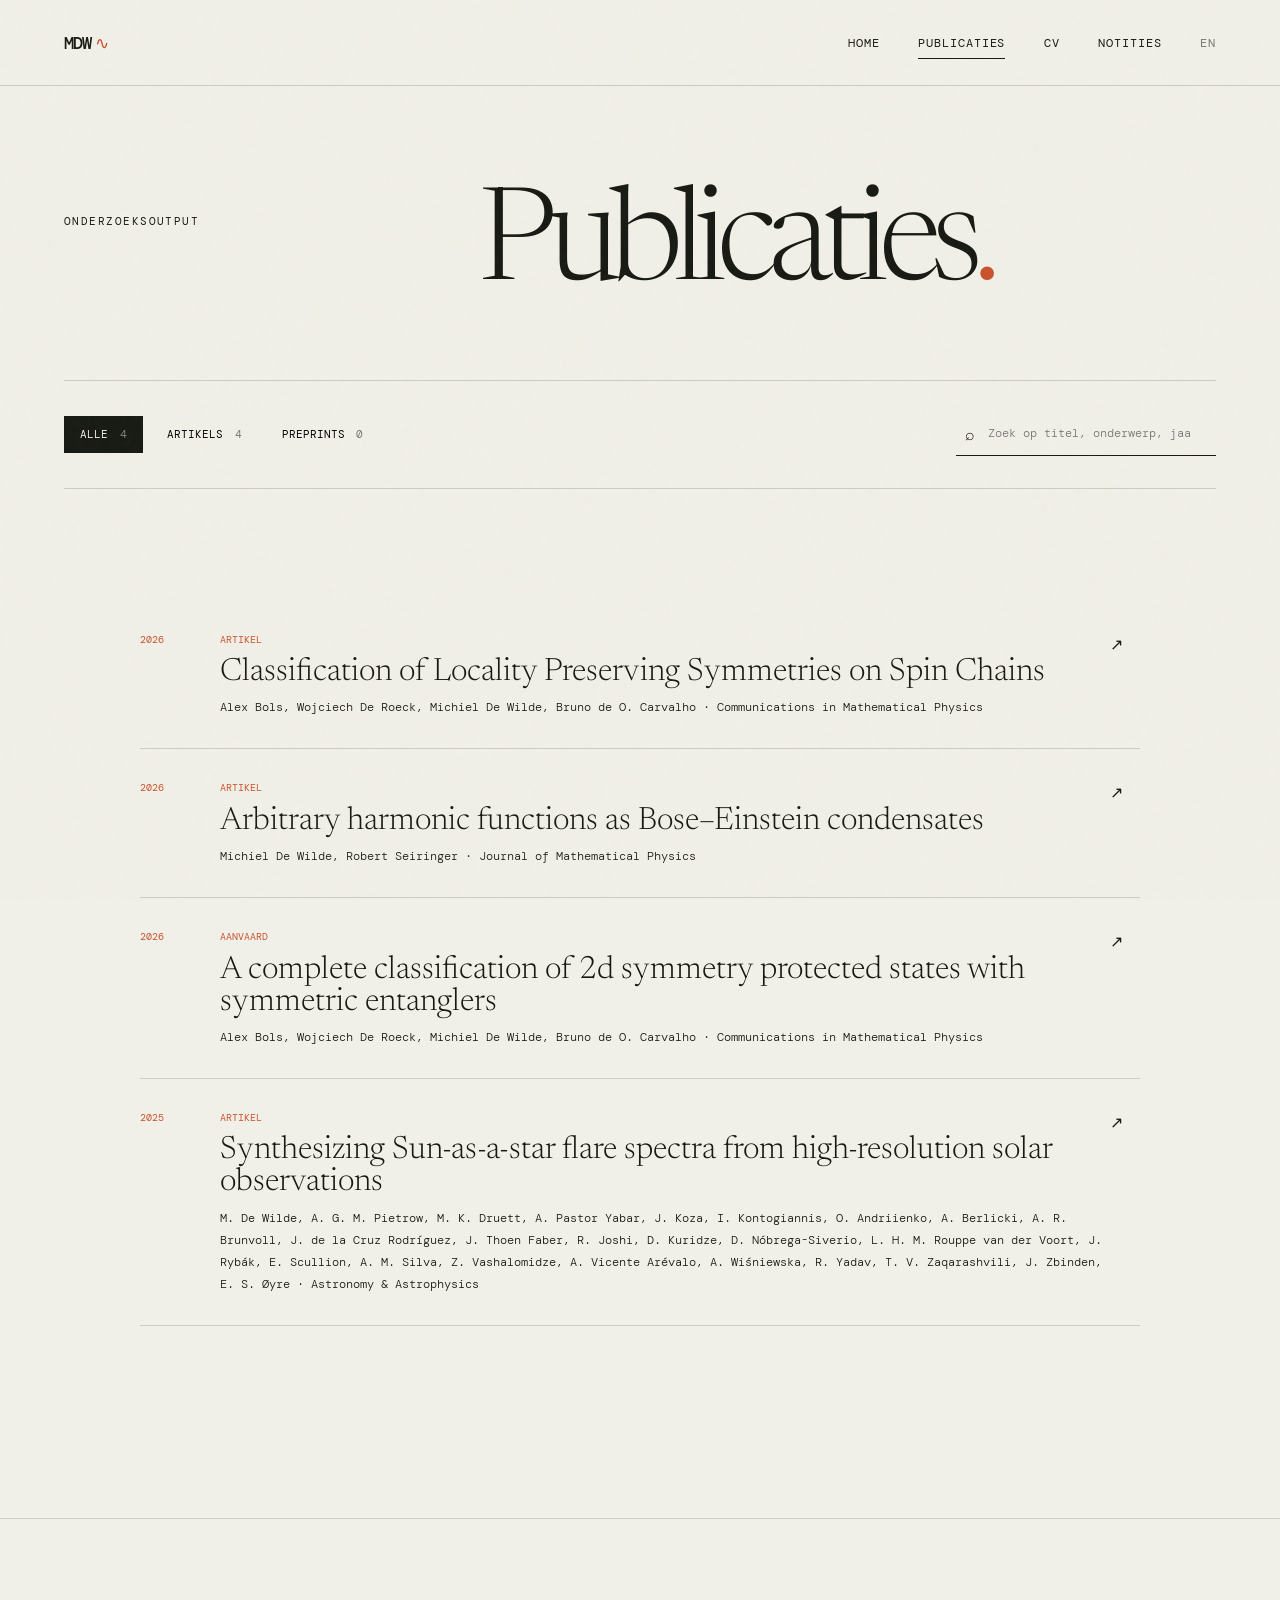
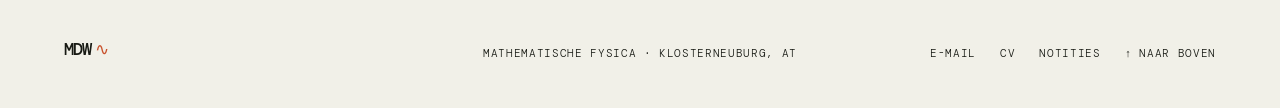
<file: nl/publications.html>
<!doctype html>
<html lang="nl">
<head>
  <meta charset="UTF-8"><meta name="viewport" content="width=device-width, initial-scale=1.0">
  <meta name="description" content="Artikels en preprints van Michiel De Wilde over mathematische fysica, kwantumveeldeeltjessystemen, topologische fasen en stellaire astrofysica.">
  <meta name="author" content="Michiel De Wilde">
  <title>Publicaties — Michiel De Wilde</title>
  <link rel="canonical" href="https://demichieldewilde.github.io/website/nl/publications.html">
  <link rel="alternate" hreflang="en" href="https://demichieldewilde.github.io/website/publications.html">
  <link rel="alternate" hreflang="nl" href="https://demichieldewilde.github.io/website/nl/publications.html">
  <link rel="alternate" hreflang="x-default" href="https://demichieldewilde.github.io/website/publications.html">
  <meta property="og:type" content="website">
  <meta property="og:site_name" content="Michiel De Wilde">
  <meta property="og:title" content="Publicaties — Michiel De Wilde">
  <meta property="og:description" content="Artikels en preprints van Michiel De Wilde over mathematische fysica, kwantumveeldeeltjessystemen, topologische fasen en stellaire astrofysica.">
  <meta property="og:url" content="https://demichieldewilde.github.io/website/nl/publications.html">
  <meta property="og:image" content="https://demichieldewilde.github.io/website/assets/profile.jpg">
  <meta property="og:locale" content="nl_BE">
  <meta property="og:locale:alternate" content="en_GB">
  <meta name="twitter:card" content="summary_large_image">
  <meta name="twitter:title" content="Publicaties — Michiel De Wilde">
  <meta name="twitter:description" content="Artikels en preprints van Michiel De Wilde over mathematische fysica, kwantumveeldeeltjessystemen, topologische fasen en stellaire astrofysica.">
  <meta name="twitter:image" content="https://demichieldewilde.github.io/website/assets/profile.jpg">
  <meta name="theme-color" content="#171913">
  <link rel="icon" type="image/svg+xml" href="../assets/favicon.svg">
  <link rel="icon" type="image/png" sizes="32x32" href="../assets/favicon-32.png">
  <link rel="icon" type="image/png" sizes="16x16" href="../assets/favicon-16.png">
  <link rel="apple-touch-icon" href="../assets/apple-touch-icon.png">
  <link rel="preconnect" href="https://fonts.googleapis.com"><link rel="preconnect" href="https://fonts.gstatic.com" crossorigin>
  <link href="https://fonts.googleapis.com/css2?family=DM+Mono:wght@300;400;500&family=Manrope:wght@400;500;600&family=Newsreader:opsz,wght@6..72,300;6..72,400;6..72,500&display=swap" rel="stylesheet">
  <link rel="stylesheet" href="../assets/style.css?v=20261127h">
  <!-- BEGIN GENERATED PUBLICATIONS JSON-LD -->

<script type="application/ld+json">
{
  "@context": "https://schema.org",
  "@type": "ItemList",
  "itemListElement": [
    {
      "@type": "ListItem",
      "position": 1,
      "item": {
        "@type": "ScholarlyArticle",
        "headline": "Classification of Locality Preserving Symmetries on Spin Chains",
        "name": "Classification of Locality Preserving Symmetries on Spin Chains",
        "author": [
          {
            "@type": "Person",
            "name": "Alex Bols"
          },
          {
            "@type": "Person",
            "name": "Wojciech De Roeck"
          },
          {
            "@type": "Person",
            "name": "Michiel De Wilde"
          },
          {
            "@type": "Person",
            "name": "Bruno de O. Carvalho"
          }
        ],
        "datePublished": "2026",
        "url": "http://dx.doi.org/10.1007/s00220-025-05503-2",
        "isPartOf": {
          "@type": "Periodical",
          "name": "Communications in Mathematical Physics"
        }
      }
    },
    {
      "@type": "ListItem",
      "position": 2,
      "item": {
        "@type": "ScholarlyArticle",
        "headline": "Arbitrary harmonic functions as Bose–Einstein condensates",
        "name": "Arbitrary harmonic functions as Bose–Einstein condensates",
        "author": [
          {
            "@type": "Person",
            "name": "Michiel De Wilde"
          },
          {
            "@type": "Person",
            "name": "Robert Seiringer"
          }
        ],
        "datePublished": "2026",
        "url": "https://doi.org/10.1063/5.0325354",
        "isPartOf": {
          "@type": "Periodical",
          "name": "Journal of Mathematical Physics"
        }
      }
    },
    {
      "@type": "ListItem",
      "position": 3,
      "item": {
        "@type": "ScholarlyArticle",
        "headline": "A complete classification of 2d symmetry protected states with symmetric entanglers",
        "name": "A complete classification of 2d symmetry protected states with symmetric entanglers",
        "author": [
          {
            "@type": "Person",
            "name": "Alex Bols"
          },
          {
            "@type": "Person",
            "name": "Wojciech De Roeck"
          },
          {
            "@type": "Person",
            "name": "Michiel De Wilde"
          },
          {
            "@type": "Person",
            "name": "Bruno de O. Carvalho"
          }
        ],
        "datePublished": "2026",
        "url": "http://arxiv.org/abs/2603.09959v2",
        "isPartOf": {
          "@type": "Periodical",
          "name": "Communications in Mathematical Physics"
        }
      }
    },
    {
      "@type": "ListItem",
      "position": 4,
      "item": {
        "@type": "ScholarlyArticle",
        "headline": "Synthesizing Sun-as-a-star flare spectra from high-resolution solar observations",
        "name": "Synthesizing Sun-as-a-star flare spectra from high-resolution solar observations",
        "author": [
          {
            "@type": "Person",
            "name": "M. De Wilde"
          },
          {
            "@type": "Person",
            "name": "A. G. M. Pietrow"
          },
          {
            "@type": "Person",
            "name": "M. K. Druett"
          },
          {
            "@type": "Person",
            "name": "A. Pastor Yabar"
          },
          {
            "@type": "Person",
            "name": "J. Koza"
          },
          {
            "@type": "Person",
            "name": "I. Kontogiannis"
          },
          {
            "@type": "Person",
            "name": "O. Andriienko"
          },
          {
            "@type": "Person",
            "name": "A. Berlicki"
          },
          {
            "@type": "Person",
            "name": "A. R. Brunvoll"
          },
          {
            "@type": "Person",
            "name": "J. de la Cruz Rodríguez"
          },
          {
            "@type": "Person",
            "name": "J. Thoen Faber"
          },
          {
            "@type": "Person",
            "name": "R. Joshi"
          },
          {
            "@type": "Person",
            "name": "D. Kuridze"
          },
          {
            "@type": "Person",
            "name": "D. Nóbrega-Siverio"
          },
          {
            "@type": "Person",
            "name": "L. H. M. Rouppe van der Voort"
          },
          {
            "@type": "Person",
            "name": "J. Rybák"
          },
          {
            "@type": "Person",
            "name": "E. Scullion"
          },
          {
            "@type": "Person",
            "name": "A. M. Silva"
          },
          {
            "@type": "Person",
            "name": "Z. Vashalomidze"
          },
          {
            "@type": "Person",
            "name": "A. Vicente Arévalo"
          },
          {
            "@type": "Person",
            "name": "A. Wiśniewska"
          },
          {
            "@type": "Person",
            "name": "R. Yadav"
          },
          {
            "@type": "Person",
            "name": "T. V. Zaqarashvili"
          },
          {
            "@type": "Person",
            "name": "J. Zbinden"
          },
          {
            "@type": "Person",
            "name": "E. S. Øyre"
          }
        ],
        "datePublished": "2025",
        "url": "https://doi.org/10.1051/0004-6361/202554870",
        "isPartOf": {
          "@type": "Periodical",
          "name": "Astronomy & Astrophysics"
        }
      }
    }
  ]
}
</script>
<!-- END GENERATED PUBLICATIONS JSON-LD -->
</head>
<body data-page="publications">
  <div class="noise"></div>
  <header class="site-header"><a class="wordmark" href="index.html">MDW<span>∿</span></a><button class="menu-toggle" aria-expanded="false">Menu</button><nav><a href="index.html">Home</a><a class="active" href="publications.html">Publicaties</a><a href="cv.html">CV</a><a href="interests.html">Notities</a><a class="lang-switch" href="../publications.html" lang="en">EN</a></nav></header>
  <main class="inner-page">
    <section class="page-title reveal">
      <p class="eyebrow">Onderzoeksoutput</p>
      <h1>Publicaties<span class="accent-dot">.</span></h1>
    </section>
    <section class="publication-toolbar reveal delay-1">
      <div class="filter-row" role="group" aria-label="Publicaties filteren">
        <button class="filter active" data-filter="all">Alle <span>0</span></button>
        <button class="filter" data-filter="paper">Artikels <span>0</span></button>
        <button class="filter" data-filter="preprint">Preprints <span>0</span></button>
      </div>
      <label class="search-box"><span>⌕</span><input id="pub-search" type="search" placeholder="Zoek op titel, onderwerp, jaar…" aria-label="Publicaties doorzoeken"></label>
    </section>
    <section class="empty-publications reveal delay-2">
      <!-- BEGIN GENERATED PUBLICATIONS -->
<!-- Generated by scripts/build_cv.py. Do not edit by hand. -->
<div class="publication-list">
<article class="pub-item"><span>2026</span><div><p>Artikel</p><h3>Classification of Locality Preserving Symmetries on Spin Chains</h3><small>Alex Bols, Wojciech De Roeck, Michiel De Wilde, Bruno de O. Carvalho · Communications in Mathematical Physics</small></div><a href="http://dx.doi.org/10.1007/s00220-025-05503-2" target="_blank" rel="noopener">↗</a></article>
<article class="pub-item"><span>2026</span><div><p>Artikel</p><h3>Arbitrary harmonic functions as Bose–Einstein condensates</h3><small>Michiel De Wilde, Robert Seiringer · Journal of Mathematical Physics</small></div><a href="https://doi.org/10.1063/5.0325354" target="_blank" rel="noopener">↗</a></article>
<article class="pub-item"><span>2026</span><div><p>Aanvaard</p><h3>A complete classification of 2d symmetry protected states with symmetric entanglers</h3><small>Alex Bols, Wojciech De Roeck, Michiel De Wilde, Bruno de O. Carvalho · Communications in Mathematical Physics</small></div><a href="http://arxiv.org/abs/2603.09959v2" target="_blank" rel="noopener">↗</a></article>
<article class="pub-item"><span>2025</span><div><p>Artikel</p><h3>Synthesizing Sun-as-a-star flare spectra from high-resolution solar observations</h3><small>M. De Wilde, A. G. M. Pietrow, M. K. Druett, A. Pastor Yabar, J. Koza, I. Kontogiannis, O. Andriienko, A. Berlicki, A. R. Brunvoll, J. de la Cruz Rodríguez, J. Thoen Faber, R. Joshi, D. Kuridze, D. Nóbrega-Siverio, L. H. M. Rouppe van der Voort, J. Rybák, E. Scullion, A. M. Silva, Z. Vashalomidze, A. Vicente Arévalo, A. Wiśniewska, R. Yadav, T. V. Zaqarashvili, J. Zbinden, E. S. Øyre · Astronomy &amp; Astrophysics</small></div><a href="https://doi.org/10.1051/0004-6361/202554870" target="_blank" rel="noopener">↗</a></article>
</div>
<!-- END GENERATED PUBLICATIONS -->
    </section>
  </main>
  <footer><a class="wordmark" href="index.html">MDW<span>∿</span></a><p>Mathematische fysica · Klosterneuburg, AT</p><div><a href="mailto:michiel.dewilde@ist.ac.at">E-mail</a><a href="cv.html">CV</a><a href="interests.html">Notities</a><a href="#top">↑ Naar boven</a></div></footer>
  <script src="../assets/publications.js"></script><script src="../assets/main.js?v=20261127h"></script>
</body>
</html>
</file>
<file: assets/style.css>
:root{--ink:#171913;--paper:#f1f0e8;--acid:#d6ff4d;--rust:#c9522d;--line:rgba(23,25,19,.17);--serif:"Newsreader",Georgia,serif;--sans:"Manrope",Arial,sans-serif;--mono:"DM Mono",monospace}
*{box-sizing:border-box}html{scroll-behavior:smooth}body{margin:0;background:var(--paper);color:var(--ink);font-family:var(--sans);overflow-x:hidden}.noise{position:fixed;inset:0;pointer-events:none;z-index:20;opacity:.035;background-image:url("data:image/svg+xml,%3Csvg viewBox='0 0 140 140' xmlns='http://www.w3.org/2000/svg'%3E%3Cfilter id='n'%3E%3CfeTurbulence type='fractalNoise' baseFrequency='.9' numOctaves='4' stitchTiles='stitch'/%3E%3C/filter%3E%3Crect width='100%25' height='100%25' filter='url(%23n)'/%3E%3C/svg%3E")}a{color:inherit;text-decoration:none}.site-header{height:86px;display:flex;align-items:center;justify-content:space-between;padding:0 5vw;border-bottom:1px solid var(--line);position:relative;z-index:10}.wordmark{font:500 1.05rem var(--mono);letter-spacing:-.06em}.wordmark span{color:var(--rust);margin-left:4px}.site-header nav{display:flex;align-items:center;gap:2.4rem;font:400 .74rem var(--mono);text-transform:uppercase;letter-spacing:.08em}.site-header nav a{position:relative}.site-header nav a:after{content:"";position:absolute;left:0;right:100%;bottom:-8px;height:1px;background:var(--ink);transition:.3s}.site-header nav a:hover:after,.site-header nav a.active:after{right:0}.menu-toggle{display:none;background:none;border:0;font:400 .75rem var(--mono);text-transform:uppercase}
.hero{min-height:calc(100vh - 86px);display:grid;grid-template-columns:1fr 1fr;position:relative;padding:6vw 5vw 5vw;overflow:hidden}.hero:before{content:"";position:absolute;width:34vw;height:34vw;border:1px solid var(--line);border-radius:50%;right:-17vw;top:-17vw}.hero-copy{position:relative;z-index:2;align-self:center;max-width:690px}.eyebrow,.kicker{font:400 .7rem var(--mono);letter-spacing:.13em;text-transform:uppercase}.eyebrow{display:flex;align-items:center;gap:10px;margin:0 0 2.2rem}.status-dot{width:7px;height:7px;border-radius:50%;background:#8fae27;box-shadow:0 0 0 4px rgba(143,174,39,.16)}h1,h2,h3,p{margin-top:0}.hero h1{font:300 clamp(5.6rem,10.2vw,10rem)/.72 var(--serif);letter-spacing:-.075em;margin:0 0 3.5rem}.hero h1 em{font-weight:300;color:var(--rust)}.hero-intro{font:300 clamp(1.2rem,1.7vw,1.55rem)/1.5 var(--serif);max-width:590px}.hero-actions{display:flex;align-items:center;gap:2rem;margin-top:2.5rem}.button{display:inline-flex;align-items:center;justify-content:space-between;gap:2.5rem;padding:1.05rem 1.25rem;font:500 .7rem var(--mono);text-transform:uppercase;letter-spacing:.07em;border:1px solid var(--ink);transition:.25s}.button.primary{background:var(--ink);color:var(--paper)}.button.primary:hover{background:var(--rust);border-color:var(--rust)}.button.outline:hover{background:var(--ink);color:var(--paper)}.text-link{font:500 .72rem var(--mono);text-transform:uppercase;letter-spacing:.07em;border-bottom:1px solid;padding-bottom:5px}.text-link span{margin-left:.5rem}.quantum-stage{align-self:center;justify-self:center;width:min(42vw,600px);aspect-ratio:1;position:relative;border-radius:50%;background:var(--ink);box-shadow:0 30px 90px rgba(23,25,19,.2)}#quantum-canvas{position:absolute;width:100%;height:100%;border-radius:50%}.orbit{position:absolute;inset:18%;border:1px solid rgba(214,255,77,.22);border-radius:50%}.orbit-a{transform:rotate(34deg) scaleY(.47)}.orbit-b{transform:rotate(-52deg) scaleY(.35)}.stage-core{position:absolute;width:9px;height:9px;background:var(--acid);box-shadow:0 0 26px 8px rgba(214,255,77,.34);border-radius:50%;left:calc(50% - 4px);top:calc(50% - 4px)}.stage-label{position:absolute;color:var(--acid);font:300 .64rem var(--mono);letter-spacing:.1em}.stage-label{z-index:2;white-space:nowrap}.stage-label.top{top:17%;left:22%}.stage-label.bottom{bottom:17%;right:22%}.hero-index{position:absolute;bottom:2rem;right:4vw;font:300 4rem var(--serif);color:rgba(23,25,19,.25)}.hero-index span{font-size:1rem}
.research-section{padding:9rem 5vw 6rem;background:var(--ink);color:var(--paper)}.section-heading{display:grid;grid-template-columns:1fr 2fr 1.2fr;gap:2rem;align-items:end;margin-bottom:5rem}.kicker{color:var(--rust)}.section-heading h2,.now-section h2,.randomizer h2{font:300 clamp(3.2rem,5vw,5.5rem)/.9 var(--serif);letter-spacing:-.05em;margin:0}.section-heading>p:last-child{font:300 1.05rem/1.6 var(--serif);color:#b8b8af}.research-grid{display:grid;grid-template-columns:1.25fr 1fr 1fr;border-top:1px solid rgba(241,240,232,.18);border-bottom:1px solid rgba(241,240,232,.18)}.research-card{min-height:510px;padding:2rem;display:flex;flex-direction:column;justify-content:space-between;position:relative;border-right:1px solid rgba(241,240,232,.18);overflow:hidden}.research-card:last-child{border:0}.research-card.featured{background:var(--acid);color:var(--ink)}.card-number{font:300 .65rem var(--mono)}.card-meta{font:400 .62rem var(--mono);text-transform:uppercase;letter-spacing:.1em;color:var(--rust)}.research-card h3{font:300 3.2rem/.9 var(--serif);letter-spacing:-.04em;margin:.6rem 0 1.3rem}.research-card>div:last-child>p:last-child{font:300 .9rem/1.6 var(--sans);opacity:.68;max-width:330px}.wave-graphic{height:150px;margin:auto 0;background:repeating-radial-gradient(ellipse at 50% 100%,transparent 0 13px,var(--ink) 14px 15px,transparent 16px 27px);opacity:.32}.particle-cluster{height:180px;position:relative}.particle-cluster i{position:absolute;width:8px;height:8px;border-radius:50%;background:var(--acid);box-shadow:0 0 18px var(--acid)}.particle-cluster i:nth-child(1){left:30%;top:30%}.particle-cluster i:nth-child(2){left:62%;top:12%}.particle-cluster i:nth-child(3){left:77%;top:53%}.particle-cluster i:nth-child(4){left:47%;top:68%}.particle-cluster i:nth-child(5){left:15%;top:62%}.particle-cluster i:nth-child(6){left:54%;top:42%;width:15px;height:15px}.topology-knot{height:180px;display:flex;align-items:center;justify-content:center;font:300 10rem var(--serif);color:var(--acid);transform:rotate(-14deg)}.topic-ticker{overflow:hidden;margin:5rem -5vw -2rem;border-top:1px solid rgba(241,240,232,.18);padding-top:2rem}.ticker-track{width:max-content;display:flex;align-items:center;gap:2rem;animation:ticker 28s linear infinite;font:300 2rem var(--serif)}.ticker-track b{color:var(--acid);font-size:.8rem}@keyframes ticker{to{transform:translateX(-50%)}}
.now-section{padding:10rem 5vw;display:grid;grid-template-columns:1.4fr 1fr;gap:5rem;align-items:end}.now-section h2{max-width:850px}.now-copy{font:300 1.3rem/1.6 var(--serif);border-left:1px solid var(--line);padding-left:2rem}.now-copy .text-link{font-family:var(--mono);font-size:.7rem}.quote-section{background:var(--rust);min-height:420px;padding:8rem 5vw 3rem;display:flex;flex-direction:column;justify-content:space-between;color:var(--paper);overflow:hidden}.quote-section>p{font:300 clamp(2.3rem,4vw,4.5rem)/1.05 var(--serif);letter-spacing:-.04em}.equation-strip{font:300 clamp(2rem,6vw,6rem) var(--serif);white-space:nowrap;opacity:.12;transform:translateY(25px)}
footer{min-height:190px;padding:3rem 5vw;display:grid;grid-template-columns:1fr 1fr 1fr;align-items:end;border-top:1px solid var(--line);font:300 .68rem var(--mono);text-transform:uppercase;letter-spacing:.06em}footer p{text-align:center;margin:0}footer div{display:flex;justify-content:flex-end;gap:1.5rem}
.inner-page{min-height:80vh;padding:7rem 5vw 9rem}.page-title{display:grid;grid-template-columns:1fr 2.1fr;column-gap:4rem;align-items:start;padding-bottom:5rem;border-bottom:1px solid var(--line)}.page-title .eyebrow{margin-top:1rem}.page-title h1{font:300 clamp(5rem,10vw,10rem)/.8 var(--serif);letter-spacing:-.07em;margin:0}.accent-dot{color:var(--rust)}.page-title>p:last-child{grid-column:2;font:300 1.3rem/1.5 var(--serif);max-width:560px;margin:2.5rem 0 0}.publication-toolbar{display:flex;justify-content:space-between;align-items:center;padding:2rem 0;border-bottom:1px solid var(--line)}.filter-row{display:flex;gap:.5rem}.filter{border:0;background:transparent;padding:.7rem 1rem;font:400 .68rem var(--mono);text-transform:uppercase;cursor:pointer}.filter span{opacity:.5;margin-left:.3rem}.filter.active{background:var(--ink);color:var(--paper)}.search-box{display:flex;gap:.7rem;align-items:center;border-bottom:1px solid var(--ink);padding:.6rem}.search-box input{border:0;outline:0;background:transparent;font:300 .72rem var(--mono);width:220px}.empty-publications{text-align:center;padding:7rem 0 3rem}.empty-orbit{width:130px;height:130px;border:1px solid var(--line);border-radius:50%;margin:0 auto 3rem;position:relative;animation:rotate 12s linear infinite}.empty-orbit i{position:absolute;width:7px;height:7px;background:var(--rust);border-radius:50%;left:50%;top:-4px}.empty-orbit i:nth-child(2){left:auto;right:-4px;top:50%;background:var(--ink)}.empty-orbit i:nth-child(3){top:auto;bottom:9%;left:8%;background:var(--acid);box-shadow:0 0 0 1px var(--ink)}@keyframes rotate{to{transform:rotate(360deg)}}.empty-publications h2{font:300 4rem/.95 var(--serif);letter-spacing:-.04em}.empty-publications>p:not(.kicker){max-width:460px;margin:0 auto 2rem;font:300 1rem/1.6 var(--serif)}.pub-note{max-width:620px;margin:4rem auto 0;border-top:1px solid var(--line);display:grid;grid-template-columns:130px 1fr;padding-top:1.2rem;font:300 .75rem/1.6 var(--mono)}.pub-note span{text-transform:uppercase;color:var(--rust)}.publication-list{text-align:left;max-width:1000px;margin:auto}.pub-item{display:grid;grid-template-columns:80px 1fr 30px;padding:2rem 0;border-bottom:1px solid var(--line)}.pub-item>span,.pub-item p{font:.65rem var(--mono);text-transform:uppercase;color:var(--rust)}.pub-item h3{font:300 2rem var(--serif);margin:.4rem 0}.pub-item small{font:300 .72rem var(--mono)}
.cv-title{display:flex;justify-content:space-between;align-items:end}.cv-title h1{margin-top:2rem}.cv-layout{display:grid;grid-template-columns:300px 1fr;gap:9vw;padding-top:6rem}.cv-sidebar{border-right:1px solid var(--line);padding-right:2rem}.cv-sidebar section{margin-bottom:4rem}.cv-sidebar a,.cv-sidebar section>p:not(.kicker){display:block;font:300 .78rem/1.8 var(--mono);overflow-wrap:anywhere}.tag-list{display:flex;flex-wrap:wrap;gap:.5rem}.tag-list span{border:1px solid var(--line);padding:.55rem .7rem;font:300 .62rem var(--mono)}.cv-section-heading{display:grid;grid-template-columns:100px 1fr;margin-bottom:4rem}.cv-section-heading span{font:.7rem var(--mono);color:var(--rust)}.cv-section-heading h2{font:300 4rem var(--serif);letter-spacing:-.04em}.timeline-item{display:grid;grid-template-columns:100px 30px 1fr;min-height:260px}.time{font:300 .68rem/1.6 var(--mono)}.timeline-dot{position:relative;border-left:1px solid var(--line)}.timeline-dot:before{content:"";position:absolute;width:9px;height:9px;background:var(--paper);border:1px solid var(--ink);border-radius:50%;left:-5px;top:0}.current .timeline-dot:before{background:var(--acid)}.timeline-content{padding:0 0 4rem 1.5rem}.institution{font:400 .62rem var(--mono);text-transform:uppercase;letter-spacing:.08em;color:var(--rust)}.timeline-content h3{font:300 2.6rem var(--serif);letter-spacing:-.03em;margin:.5rem 0}.honor{font:italic 300 1rem var(--serif)}.current-badge{display:inline-block;background:var(--acid);padding:.45rem .7rem;font:500 .58rem var(--mono);text-transform:uppercase}.project{margin-top:2rem;padding:1.3rem;border-left:2px solid var(--rust);background:rgba(23,25,19,.035)}.project span,.project small{font:400 .58rem var(--mono);text-transform:uppercase;letter-spacing:.08em}.project p{font:300 1.05rem var(--serif);margin:.6rem 0}
.flare-feature{height:680px;background:#1b1713;position:relative;overflow:hidden;color:var(--paper);margin-top:5rem}.flare-feature canvas{position:absolute;width:100%;height:100%}.flare-copy{position:relative;z-index:2;width:48%;padding:6rem 5vw}.kicker.light{color:var(--acid)}.flare-copy h2{font:300 clamp(3.4rem,5vw,6rem)/.85 var(--serif);letter-spacing:-.05em}.flare-copy>p:not(.kicker){font:300 1.05rem/1.6 var(--serif);color:#bab6ad;max-width:480px}.flare-stats{display:flex;gap:3rem;margin-top:4rem}.flare-stats span{display:flex;flex-direction:column;font:300 .6rem/1.8 var(--mono);text-transform:uppercase}.flare-stats b{font:300 1.6rem var(--serif);color:var(--acid);text-transform:none}.sun-label{position:absolute;right:2rem;bottom:2rem;font:.6rem var(--mono);color:var(--acid)}.curiosity-grid{display:grid;grid-template-columns:repeat(3,1fr);margin-top:5rem;border:1px solid var(--line)}.note-card{min-height:390px;padding:2rem;display:flex;flex-direction:column;border-right:1px solid var(--line)}.note-card:last-child{border:0}.note-index{font:.6rem var(--mono);color:var(--rust);margin-bottom:auto}.note-card h3{font:300 2.5rem var(--serif);letter-spacing:-.04em}.note-card>p:not(.note-index){font:300 .9rem/1.6 var(--sans);opacity:.67}.formula-card{background:var(--acid)}.big-formula{font:300 clamp(2rem,4vw,4rem) var(--serif);margin:auto 0;text-align:center}.placeholder-line{border-top:1px solid var(--line);padding-top:1rem;margin-top:2rem;font:300 .62rem var(--mono);text-transform:uppercase}.randomizer{margin-top:9rem;display:grid;grid-template-columns:1fr 1.3fr;gap:4rem;align-items:center}.thought-box{background:var(--ink);color:var(--paper);min-height:220px;padding:2.5rem;display:flex;align-items:center;justify-content:space-between;gap:2rem}.thought-box p{font:300 1.8rem/1.25 var(--serif);margin:0}.round-button{flex:0 0 52px;height:52px;border-radius:50%;border:1px solid rgba(241,240,232,.3);color:var(--acid);background:none;font-size:1.3rem;cursor:pointer;transition:.3s}.round-button:hover{transform:rotate(180deg);background:var(--acid);color:var(--ink)}
.reveal{opacity:0;transform:translateY(22px);transition:opacity .8s ease,transform .8s ease}.reveal.visible{opacity:1;transform:none}.delay-1{transition-delay:.12s}.delay-2{transition-delay:.24s}
@media(max-width:900px){.site-header{height:70px}.menu-toggle{display:block}.site-header nav{position:absolute;top:70px;left:0;right:0;background:var(--paper);padding:2rem 5vw;flex-direction:column;align-items:flex-start;border-bottom:1px solid var(--line);transform:translateY(-140%);transition:.3s;z-index:-1}.site-header nav.open{transform:none}.hero{grid-template-columns:1fr;padding-top:5rem}.hero h1{font-size:19vw}.quantum-stage{width:80vw;margin:5rem 0;justify-self:center}.hero-index{display:none}.section-heading{grid-template-columns:1fr}.research-grid{grid-template-columns:1fr}.research-card{min-height:420px;border-right:0;border-bottom:1px solid rgba(241,240,232,.18)}.now-section{grid-template-columns:1fr}.page-title{display:block}.page-title>p:last-child{margin-left:0}.publication-toolbar{align-items:flex-start;gap:2rem;flex-direction:column}.cv-title{display:block}.cv-title .button{margin-top:2rem}.cv-layout{grid-template-columns:1fr}.cv-sidebar{border-right:0;border-bottom:1px solid var(--line)}.curiosity-grid{grid-template-columns:1fr}.note-card{border-right:0;border-bottom:1px solid var(--line)}.randomizer{grid-template-columns:1fr}.flare-copy{width:70%}footer{grid-template-columns:1fr;gap:1.5rem;text-align:left}footer p{text-align:left}footer div{justify-content:flex-start}}
@media(max-width:600px){.inner-page{padding-top:4rem}.hero{padding-top:4rem}.hero h1{font-size:22vw;margin-bottom:2.5rem}.hero-actions{align-items:flex-start;flex-direction:column}.quantum-stage{width:88vw}.section-heading h2,.now-section h2{font-size:3.2rem}.research-section{padding-top:6rem}.quote-section{min-height:350px}.page-title h1{font-size:20vw}.filter-row{width:100%;overflow:auto}.search-box,.search-box input{width:100%}.cv-section-heading{grid-template-columns:50px 1fr}.timeline-item{grid-template-columns:65px 20px 1fr}.timeline-content h3{font-size:2rem}.flare-feature{height:760px}.flare-copy{width:100%;padding:4rem 1.5rem}.flare-feature canvas{opacity:.5}.flare-stats{gap:1.5rem}.curiosity-grid{margin-top:2rem}.empty-publications h2{font-size:3rem}}
@media print{.site-header,.cv-title .button,footer,.noise{display:none}.inner-page{padding:1cm}.cv-layout{gap:1cm}.reveal{opacity:1;transform:none}.timeline-item{break-inside:avoid;min-height:auto;margin-bottom:1cm}}

/* Editorial portrait treatments */
.now-section{grid-template-columns:.72fr 1.4fr 1fr;gap:4vw}
.profile-portrait{margin:0;align-self:stretch;min-height:520px;position:relative;overflow:hidden;background:var(--ink)}
.profile-portrait:after{content:"";position:absolute;inset:0;border:1px solid rgba(23,25,19,.14);pointer-events:none}
.profile-portrait img{width:100%;height:100%;object-fit:cover;object-position:52% center;filter:saturate(.88) contrast(1.03);transition:transform .8s cubic-bezier(.2,.7,.2,1)}
.profile-portrait:hover img{transform:scale(1.025)}
.profile-portrait figcaption{position:absolute;left:0;right:0;bottom:0;display:flex;justify-content:space-between;padding:1rem;background:linear-gradient(transparent,rgba(23,25,19,.72));color:var(--paper);font:300 .56rem var(--mono);text-transform:uppercase;letter-spacing:.08em}
.profile-portrait figcaption span{color:var(--acid)}
.cv-portrait{margin:0 0 3rem;aspect-ratio:4/5;overflow:hidden;background:var(--ink)}
.cv-portrait img{width:100%;height:100%;object-fit:cover;object-position:52% center;filter:grayscale(1) contrast(1.08);transition:filter .35s}
.cv-portrait:hover img{filter:grayscale(0) contrast(1)}
@media(max-width:900px){.now-section{grid-template-columns:1fr}.profile-portrait{min-height:0;aspect-ratio:4/5;max-height:680px}.now-heading{margin-top:2rem}.cv-portrait{max-width:300px}}
@media print{.cv-portrait{max-width:180px}}

/* Extended CV */
.cv-extra-section{padding-top:6rem;margin-top:2rem;border-top:1px solid var(--line)}
.cv-extra-section .cv-section-heading{margin-bottom:3rem}
.talk-list{border-top:1px solid var(--line)}
.talk-item{display:grid;grid-template-columns:130px 1fr;gap:2rem;padding:2rem 0;border-bottom:1px solid var(--line)}
.talk-item time,.experience-card time,.service-grid time{font:300 .65rem var(--mono);text-transform:uppercase;color:var(--rust)}
.talk-item h3{font:300 1.8rem/1.2 var(--serif);margin:.4rem 0;letter-spacing:-.02em}
.experience-card{display:grid;grid-template-columns:150px 1fr;gap:2rem;background:var(--ink);color:var(--paper);padding:2.5rem}
.experience-card>div:first-child{display:flex;flex-direction:column;align-items:flex-start;gap:1rem}
.experience-card h3{font:300 2.6rem/1 var(--serif);letter-spacing:-.03em}
.experience-card p{font:300 1rem/1.7 var(--sans);color:#b8b8af;max-width:680px}
.experience-card small{font:300 .62rem var(--mono);text-transform:uppercase;color:var(--acid)}
.service-grid{display:grid;grid-template-columns:1fr 1fr;border-top:1px solid var(--line);border-left:1px solid var(--line)}
.service-grid article{min-height:230px;padding:1.7rem;border-right:1px solid var(--line);border-bottom:1px solid var(--line)}
.service-grid h3{font:300 1.8rem var(--serif);margin:1.1rem 0 .6rem}
.service-grid p{font:300 .78rem/1.65 var(--sans);opacity:.76}
.training-line{display:flex;align-items:center;gap:.75rem;margin-top:1.5rem;font:300 .62rem/1.6 var(--mono);text-transform:uppercase}
.training-line span{color:var(--rust)}.training-line i{width:25px;height:1px;background:var(--line);margin:0 .5rem}
.skills-grid{display:grid;grid-template-columns:1fr 1fr;border:1px solid var(--line)}
.skills-grid article{min-height:260px;padding:2rem;border-right:1px solid var(--line);border-bottom:1px solid var(--line)}
.skills-grid article:nth-child(even){border-right:0}.skills-grid article:nth-last-child(-n+2){border-bottom:0}
.skills-grid h3{font:300 2rem/1.1 var(--serif);letter-spacing:-.03em;margin:2rem 0 .75rem}
.skills-grid>article>p:not(.kicker){font:300 .76rem/1.6 var(--mono)}
.skills-grid .tag-list{margin-top:1.5rem}
@media(max-width:700px){.talk-item,.experience-card{grid-template-columns:1fr}.service-grid,.skills-grid{grid-template-columns:1fr}.service-grid article,.skills-grid article{border-right:0}.skills-grid article:nth-last-child(2){border-bottom:1px solid var(--line)}.training-line{align-items:flex-start;flex-wrap:wrap}.cv-extra-section{padding-top:4rem}.cv-extra-section .cv-section-heading h2{font-size:2.7rem}}
@media print{.cv-extra-section{padding-top:.6cm;margin-top:.6cm}.experience-card{background:none;color:var(--ink);border:1px solid var(--line)}.experience-card p{color:var(--ink)}.experience-card small{color:var(--ink)}.service-grid article,.skills-grid article{min-height:0;break-inside:avoid}.talk-item{break-inside:avoid}}
/* Restrained academic CV typography */
.cv-page .page-title h1{font-size:clamp(3.7rem,6vw,5.8rem);line-height:.92;letter-spacing:-.045em}
.cv-page .cv-section-heading h2{font-size:clamp(2.35rem,3.4vw,3.3rem);line-height:1.05}
.cv-page .timeline-content h3,.cv-page .experience-card h3{font-size:2.15rem}
.cv-page .skills-grid{grid-template-columns:1fr 1fr}
.cv-page .skills-grid article{min-height:230px;border-bottom:0}

/* Many-body field, not atomic orbits */
.quantum-stage .orbit{display:none}
.quantum-stage .stage-core{width:5px;height:5px;left:calc(50% - 2px);top:calc(50% - 2px);box-shadow:0 0 22px 5px rgba(214,255,77,.22)}

/* Quiet homepage and uniform skills */
.hero h1{font-size:clamp(4rem,8vw,7.2rem);line-height:.8;letter-spacing:-.06em}
.hero h1 em{color:var(--ink)}
.quantum-stage .stage-core{display:none}
.skill-values{display:grid;margin-top:2rem;border-top:1px solid var(--line)}
.skill-values>span{display:flex;align-items:baseline;justify-content:space-between;gap:1rem;padding:.9rem 0;border-bottom:1px solid var(--line);font:300 1.15rem var(--serif)}
.skill-values small{font:300 .58rem var(--mono);text-transform:uppercase;letter-spacing:.06em;opacity:.58}
.flare-copy{width:58%;padding-top:4.5rem}
.flare-stats{gap:1.2rem;flex-wrap:wrap;margin-top:2rem}
.flare-stats span{min-width:120px;flex:1}
.flare-paper-link{margin-top:2rem;border-color:var(--acid);color:var(--acid)}
.flare-paper-link:hover{background:var(--acid);color:var(--ink)}
@media(max-width:900px){.hero h1{font-size:clamp(4rem,17vw,7rem)}.flare-copy{width:82%}}
@media(max-width:600px){.flare-copy{width:100%}.flare-feature{height:840px}.flare-stats span{min-width:46%}}
/* Paper field notes */
.paper-notes{margin-top:7rem;border-top:1px solid var(--line)}
.paper-note{display:grid;grid-template-columns:minmax(340px,.9fr) 1.1fr;gap:7vw;align-items:center;padding:6rem 0;border-bottom:1px solid var(--line)}
.paper-note.reverse .paper-visual{order:2}
.paper-note-copy{max-width:680px}
.paper-note-copy h2{font:300 clamp(2.7rem,4.5vw,4.8rem)/.95 var(--serif);letter-spacing:-.045em;margin:1.2rem 0 2rem}
.paper-note-copy>p:not(.kicker):not(.note-result){font:300 1.05rem/1.75 var(--serif);color:rgba(23,25,19,.74)}
.note-result{display:grid;grid-template-columns:95px 1fr;gap:1rem;margin:2rem 0;padding:1.2rem 0;border-top:1px solid var(--line);border-bottom:1px solid var(--line);font:300 .78rem/1.6 var(--mono)}
.note-result span{color:var(--rust);text-transform:uppercase;font-size:.62rem;letter-spacing:.08em}
.paper-visual{height:430px;position:relative;overflow:hidden}
.chain-visual{background:var(--ink);color:var(--acid);display:flex;align-items:center;justify-content:center}
.chain-visual>span{position:absolute;right:2rem;bottom:2rem;font:300 2rem var(--serif)}
.chain-line{width:78%;height:1px;background:rgba(214,255,77,.35);display:flex;justify-content:space-between;align-items:center;position:relative}
.chain-line:after{content:"";position:absolute;width:24%;height:52px;border:1px solid var(--acid);left:18%;top:-26px;transform:skewX(-18deg)}
.chain-line i{width:14px;height:14px;border:1px solid var(--acid);background:var(--ink);border-radius:50%;box-shadow:0 0 0 7px rgba(214,255,77,.035)}
.harmonic-visual{background:var(--acid);color:var(--ink)}
.harmonic-visual>span{position:absolute;left:2rem;top:2rem;font:300 2.2rem var(--serif);z-index:2}
.harmonic-visual>div{position:absolute;inset:-20%;background:repeating-radial-gradient(ellipse at 30% 65%,transparent 0 17px,rgba(23,25,19,.24) 18px 19px,transparent 20px 34px);transform:rotate(-13deg)}
.lattice-visual{background:#dad8cf;color:var(--ink)}
.lattice-grid{position:absolute;inset:0;background-image:linear-gradient(var(--line) 1px,transparent 1px),linear-gradient(90deg,var(--line) 1px,transparent 1px);background-size:32px 32px}
.lattice-loop{position:absolute;width:58%;height:58%;left:21%;top:21%;border:3px solid var(--rust);border-radius:42% 58% 53% 47%;transform:rotate(14deg);box-shadow:0 0 0 12px rgba(201,82,45,.06)}
.lattice-visual>span{position:absolute;left:2rem;bottom:2rem;padding:.55rem .7rem;background:var(--paper);font:400 .65rem var(--mono);text-transform:uppercase}
.collaboration-call{margin-top:8rem;padding:5rem;background:var(--acid);display:grid;grid-template-columns:1fr 1.2fr;gap:4rem;align-items:end}
.collaboration-call h2{font:300 clamp(3rem,5vw,5.2rem)/.95 var(--serif);letter-spacing:-.045em}
.collaboration-call>p{font:300 1rem/1.7 var(--serif)}
.collaboration-call .button{grid-column:2;justify-self:start}
.collaboration-strip{padding:7rem 5vw;display:grid;grid-template-columns:1fr 1fr;gap:7vw;align-items:end;border-top:1px solid var(--line)}
.collaboration-strip h2{font:300 clamp(3rem,5vw,5rem)/.95 var(--serif);letter-spacing:-.04em}
.collaboration-strip>div:last-child{font:300 1.1rem/1.7 var(--serif);max-width:560px}
.collaboration-strip .text-link{font-family:var(--mono);font-size:.68rem}
@media(max-width:850px){.paper-note{grid-template-columns:1fr;gap:3rem;padding:4rem 0}.paper-note.reverse .paper-visual{order:0}.paper-visual{height:360px}.collaboration-call,.collaboration-strip{grid-template-columns:1fr}.collaboration-call{padding:3rem}.collaboration-call .button{grid-column:1}}
.site-header nav a.lang-switch{opacity:.55}.site-header nav a.lang-switch:hover{opacity:1}
@media(max-width:520px){.paper-visual{height:290px}.paper-note-copy h2{font-size:2.6rem}.collaboration-call{padding:2rem}}/* Portrait in the hero circle */
.hero-portrait{margin:0;overflow:hidden}
.hero-portrait img{width:100%;height:100%;object-fit:cover;object-position:52% center;border-radius:50%;filter:saturate(.9) contrast(1.03)}
/* F-move between fusion trees */
.fusion-diagram{width:100%;max-width:340px;height:180px;margin:0 auto;display:block}
.fusion-diagram .fd-lines path{fill:none;stroke:var(--acid);stroke-width:1.6;stroke-linecap:round;stroke-linejoin:round}
.fusion-diagram .fd-labels text{fill:var(--acid);font:italic 300 15px var(--serif);text-anchor:middle}
.fusion-diagram .fd-labels .fd-f{font-size:17px}
/* Secondary field card */
.research-grid{grid-template-columns:1.2fr 1fr 1fr 1.1fr}
.research-card.secondary{background:rgba(241,240,232,.05)}
.spectrum-graphic{width:100%;max-width:300px;height:150px;margin:auto 0;display:block}
.spectrum-graphic path,.spectrum-graphic line{fill:none;stroke:var(--acid);stroke-width:1.4;stroke-linejoin:round}
.spectrum-graphic line{opacity:.45}
@media(max-width:1200px){.research-grid{grid-template-columns:1fr 1fr}.research-card:nth-child(2){border-right:0}.research-card:nth-child(-n+2){border-bottom:1px solid rgba(241,240,232,.18)}}
@media(max-width:900px){.research-grid{grid-template-columns:1fr}}
.delay-3{transition-delay:.36s}
/* Rectangular hero portrait and ISTA photo */
.quantum-stage.hero-portrait{border-radius:0;aspect-ratio:4/5;width:min(34vw,480px);background:var(--ink)}
.hero-portrait img{border-radius:0}
.ista-photo img{object-position:40% center}
.ista-photo figcaption{gap:1rem;align-items:baseline}
.ista-photo figcaption a{color:inherit;border-bottom:1px solid rgba(241,240,232,.4)}
@media(max-width:900px){.quantum-stage.hero-portrait{width:80vw;max-width:480px}.ista-photo{aspect-ratio:4/3}}
.now-section:has(.ista-photo){grid-template-columns:1.5fr 1.1fr .9fr}
.ista-photo{min-height:440px}
@media(max-width:900px){.now-section:has(.ista-photo){grid-template-columns:1fr}.ista-photo{min-height:0}}
/* Fusion diagram (v2) and sun card */
.fusion-diagram{max-width:360px}
.fusion-diagram .fd-lines path{stroke-width:1.5}
.fusion-diagram .fd-labels text{font:italic 300 16px var(--serif)}
.fusion-diagram .fd-eq text{fill:var(--acid);font:italic 300 22px var(--serif);text-anchor:middle}
.fusion-diagram .fd-eq .fd-sub{font-size:12px;text-anchor:start}
.fusion-diagram .fd-eq text:first-child{font-style:normal}
.research-card.featured.secondary{background:var(--acid)}
.sun-graphic{width:100%;max-width:300px;height:170px;margin:auto 0;display:block;overflow:visible}
.sun-graphic circle,.sun-graphic path{fill:none;stroke:var(--ink);stroke-width:1.4;stroke-linecap:round}
.sun-graphic{opacity:.45}
.sun-graphic .sun-spots circle{fill:var(--ink);stroke:none}
.fusion-diagram{max-width:none;height:auto;margin:auto 0}
.fusion-diagram .fd-labels text{font-size:20px}
.fusion-diagram .fd-eq text{font-size:28px}
.fusion-diagram .fd-eq .fd-sub{font-size:15px}
.sun-graphic{max-width:240px;height:auto;opacity:.6}
.sun-graphic .sun-limb{stroke-dasharray:2 5}
.sun-graphic circle,.sun-graphic path{stroke-width:1.6}
.research-card h3{font-size:clamp(2.4rem,2.9vw,3.2rem)}
.ista-photo img{object-position:center}
.poster-link{margin-left:2rem}
.talk-award{font:300 .7rem var(--mono);text-transform:uppercase;letter-spacing:.08em;color:var(--rust);margin:.2rem 0 0}
</file>
